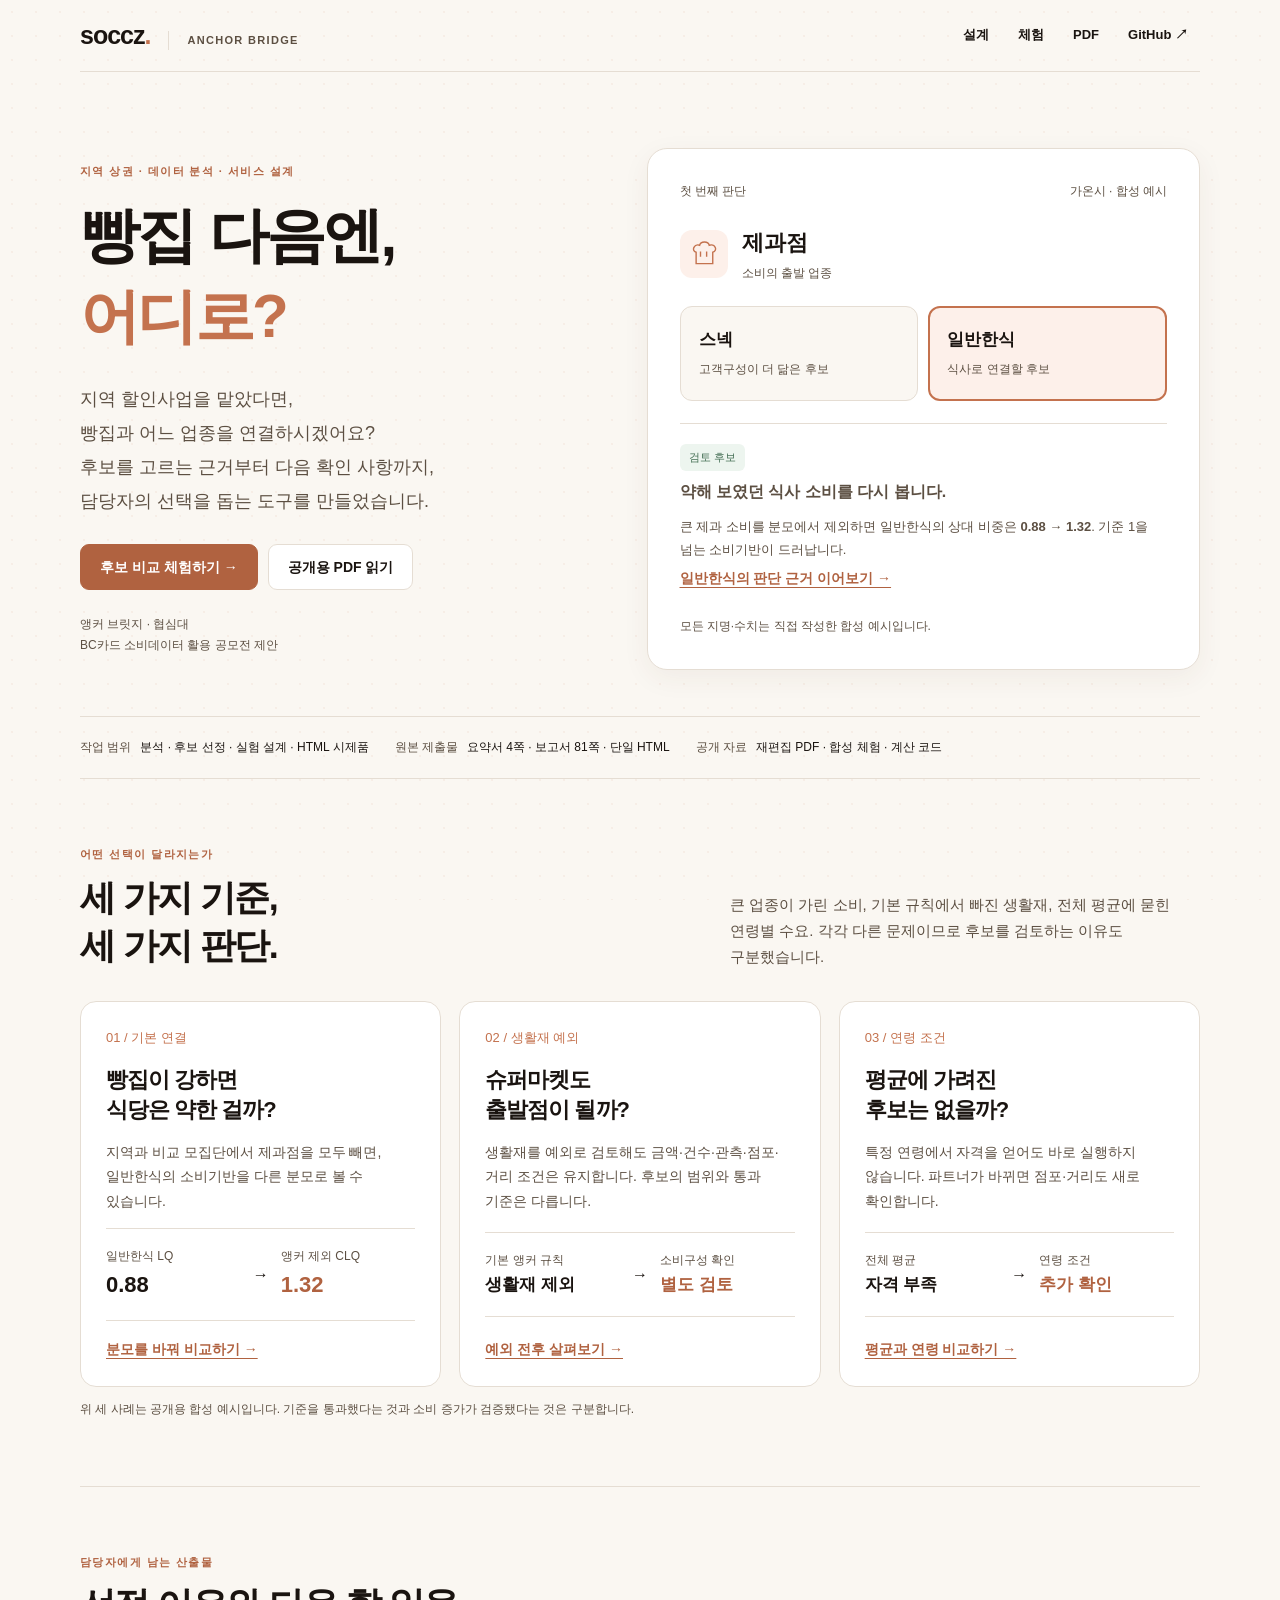
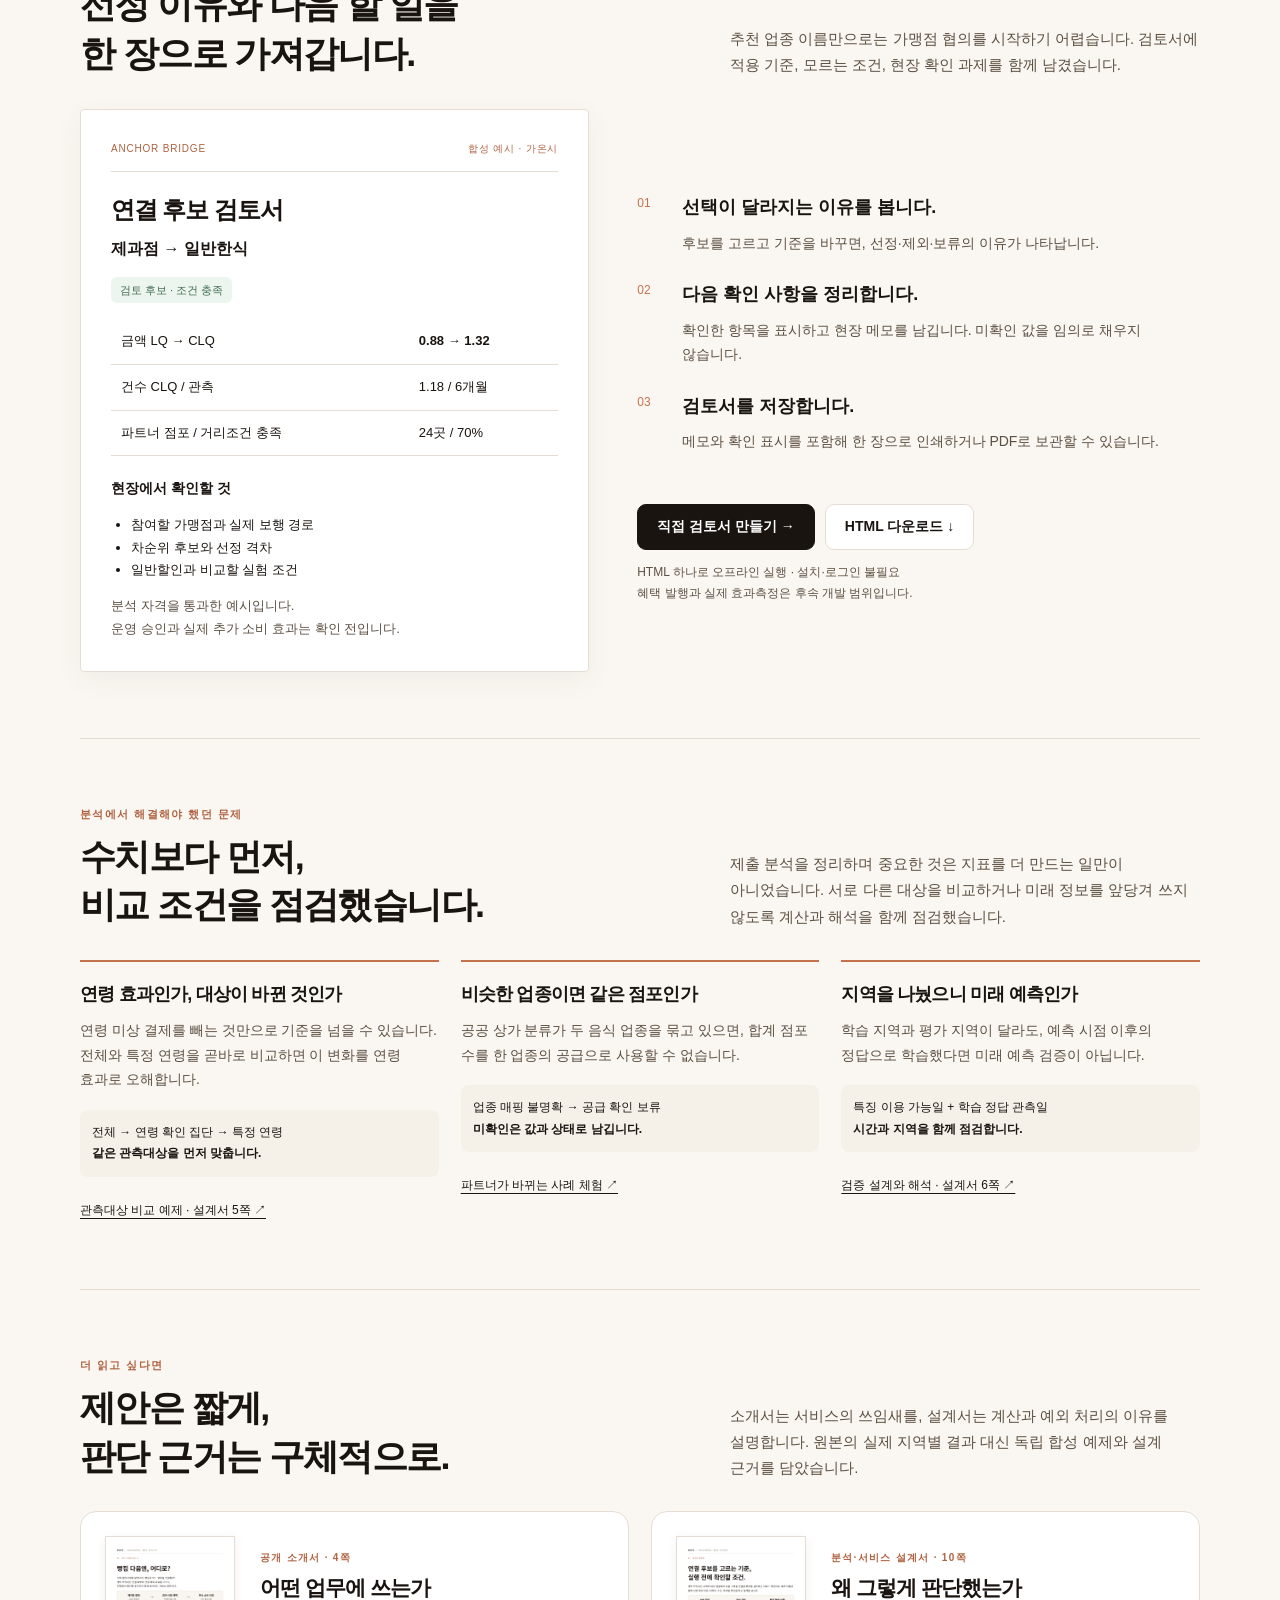
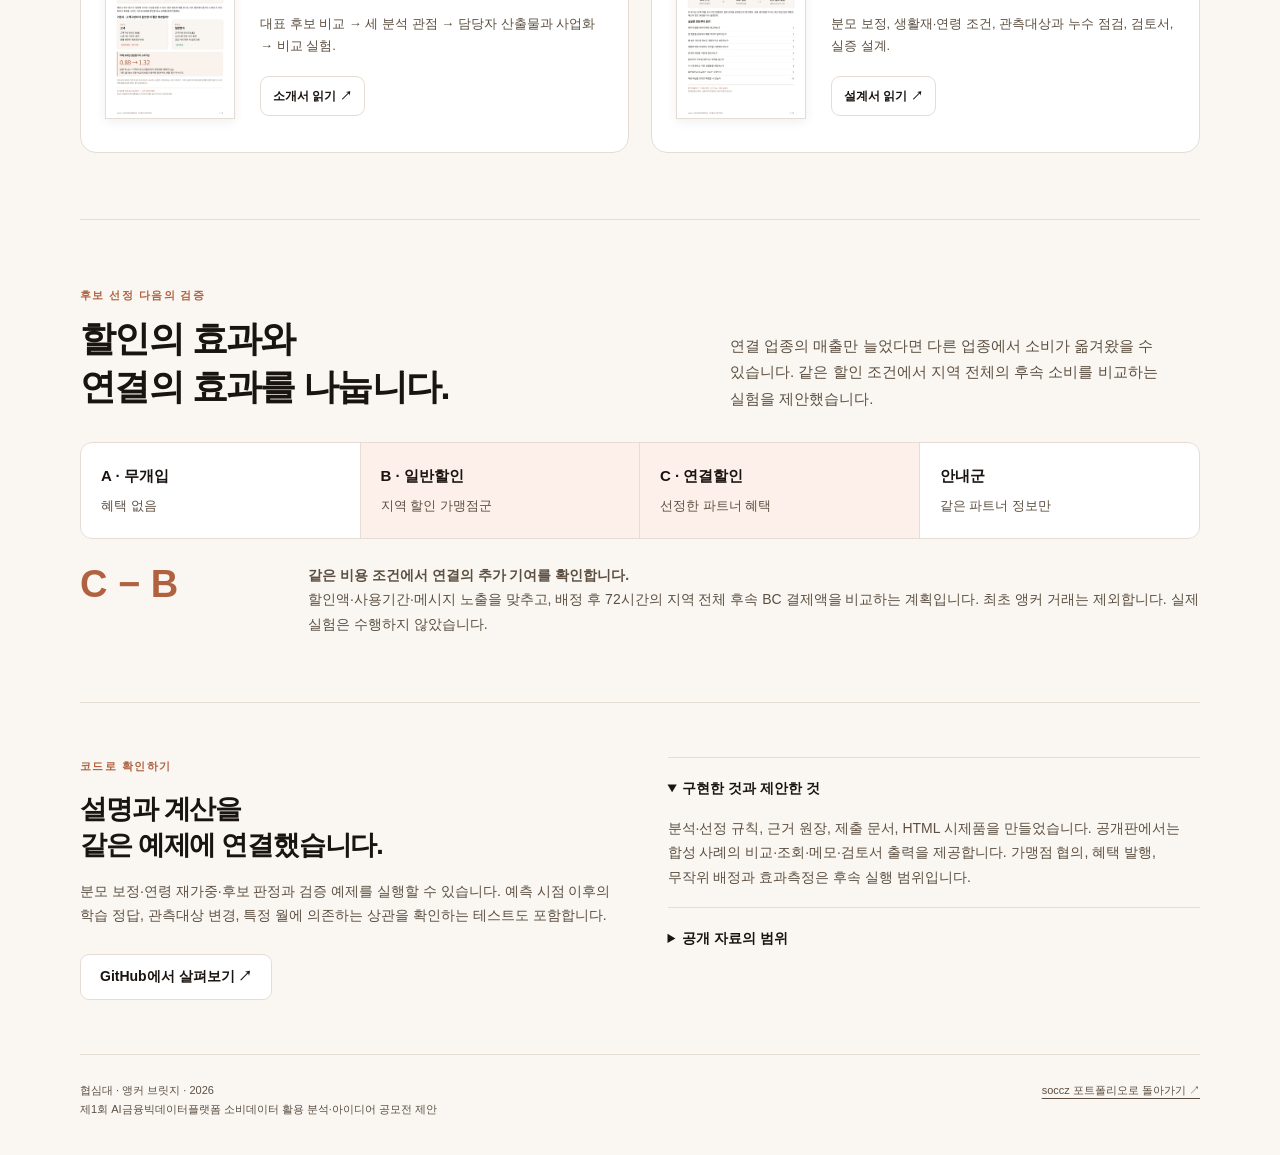
<file: site/index.html>
<!doctype html>
<html lang="ko"><head><meta charset="utf-8"><meta name="viewport" content="width=device-width,initial-scale=1"><title>앵커 브릿지 — 빵집 다음엔 어디로? | soccz</title><meta name="description" content="상권 순위 다음의 선택을 설계했습니다. 두 후보를 비교하고, 선정·제외 이유를 확인하고, 현장 검토서를 가져가는 앵커 브릿지."><meta property="og:title" content="빵집 다음엔, 어디로? — 앵커 브릿지"><meta property="og:description" content="데이터 분석에서 후보 비교와 현장 검토서까지. 직접 체험하는 지역 상권 연결 제안."><meta property="og:image" content="https://soccz.github.io/projects/anchor-bridge/assets/og.png"><meta property="og:url" content="https://soccz.github.io/projects/anchor-bridge/"><meta property="og:type" content="website"><meta name="twitter:card" content="summary_large_image"><link rel="canonical" href="https://soccz.github.io/projects/anchor-bridge/"><link rel="stylesheet" href="styles.css"></head>
<body><a class="skip" href="#main">본문으로 이동</a><div class="wrap"><header class="mast"><a class="brand" href="/">soccz<i>.</i><small>ANCHOR BRIDGE</small></a><nav class="nav" aria-label="프로젝트 메뉴"><a class="wide" href="#design">설계</a><a data-demo-entry href="demo/">체험</a><a href="#documents">PDF</a><a class="wide" href="https://github.com/soccz/anchor-bridge">GitHub ↗</a></nav></header>
<main id="main"><section class="hero"><div><span class="eyebrow">지역 상권 · 데이터 분석 · 서비스 설계</span><h1>빵집 다음엔,<br><span>어디로?</span></h1><p class="lead">지역 할인사업을 맡았다면,<br>빵집과 어느 업종을 연결하시겠어요?<br>후보를 고르는 근거부터 다음 확인 사항까지,<br>담당자의 선택을 돕는 도구를 만들었습니다.</p><div class="buttons"><a class="button accent" data-demo-entry href="demo/">후보 비교 체험하기 →</a><a class="button light" href="#documents">공개용 PDF 읽기</a></div><p class="caption">앵커 브릿지 · 협심대<br>BC카드 소비데이터 활용 공모전 제안</p></div><div class="hero-demo"><div class="panel-label"><span>첫 번째 판단</span><span>가온시 · 합성 예시</span></div><div class="anchor-line"><svg viewBox="0 0 32 32" fill="none" stroke="currentColor" stroke-width="1.6" aria-hidden="true"><path d="M7 27V14C1 12 5 4 11 6c1-5 10-5 11 0 7-2 10 6 4 8v13H7Z"/><path d="M12 13v6m7-6v6"/></svg><div><strong>제과점</strong><small>소비의 출발 업종</small></div></div><div class="hero-choices"><button class="hero-choice" data-choice="snack" aria-pressed="false" type="button"><strong>스넥</strong><span>고객구성이 더 닮은 후보</span></button><button class="hero-choice" data-choice="meal" aria-pressed="true" type="button"><strong>일반한식</strong><span>식사로 연결할 후보</span></button></div><div class="mini-proof" id="hero-proof" aria-live="polite"><span class="pill good">검토 후보</span><p><strong>약해 보였던 식사 소비를 다시 봅니다.</strong></p><p>큰 제과 소비를 분모에서 제외하면 일반한식의 상대 비중은 <b>0.88 → 1.32</b>. 기준 1을 넘는 소비기반이 드러납니다.</p></div><a class="text-link" id="hero-continue" href="demo/index.html?candidate=gaon-meal">일반한식의 판단 근거 이어보기 →</a><p class="caption">모든 지명·수치는 직접 작성한 합성 예시입니다.</p></div></section>
<div class="meta-strip"><span>작업 범위<b>분석 · 후보 선정 · 실험 설계 · HTML 시제품</b></span><span>원본 제출물<b>요약서 4쪽 · 보고서 81쪽 · 단일 HTML</b></span><span>공개 자료<b>재편집 PDF · 합성 체험 · 계산 코드</b></span></div>
<section class="section" id="design"><div class="section-head"><div><span class="eyebrow">어떤 선택이 달라지는가</span><h2>세 가지 기준,<br>세 가지 판단.</h2></div><p>큰 업종이 가린 소비, 기본 규칙에서 빠진 생활재, 전체 평균에 묻힌 연령별 수요. 각각 다른 문제이므로 후보를 검토하는 이유도 구분했습니다.</p></div><div class="case-grid"><article class="case-card"><span class="index">01 / 기본 연결</span><h3>빵집이 강하면<br>식당은 약한 걸까?</h3><p>지역과 비교 모집단에서 제과점을 모두 빼면, 일반한식의 소비기반을 다른 분모로 볼 수 있습니다.</p><div class="case-change"><span>일반한식 LQ<strong>0.88</strong></span><b>→</b><span>앵커 제외 CLQ<strong>1.32</strong></span></div><a class="text-link" href="demo/?case=base">분모를 바꿔 비교하기 →</a></article><article class="case-card"><span class="index">02 / 생활재 예외</span><h3>슈퍼마켓도<br>출발점이 될까?</h3><p>생활재를 예외로 검토해도 금액·건수·관측·점포·거리 조건은 유지합니다. 후보의 범위와 통과 기준은 다릅니다.</p><div class="case-change text"><span>기본 앵커 규칙<strong>생활재 제외</strong></span><b>→</b><span>소비구성 확인<strong>별도 검토</strong></span></div><a class="text-link" href="demo/?case=life">예외 전후 살펴보기 →</a></article><article class="case-card"><span class="index">03 / 연령 조건</span><h3>평균에 가려진<br>후보는 없을까?</h3><p>특정 연령에서 자격을 얻어도 바로 실행하지 않습니다. 파트너가 바뀌면 점포·거리도 새로 확인합니다.</p><div class="case-change text"><span>전체 평균<strong>자격 부족</strong></span><b>→</b><span>연령 조건<strong>추가 확인</strong></span></div><a class="text-link" href="demo/?case=age">평균과 연령 비교하기 →</a></article></div><p class="caption">위 세 사례는 공개용 합성 예시입니다. 기준을 통과했다는 것과 소비 증가가 검증됐다는 것은 구분합니다.</p></section>
<section class="section" id="experience"><div class="section-head"><div><span class="eyebrow">담당자에게 남는 산출물</span><h2>선정 이유와 다음 할 일을<br>한 장으로 가져갑니다.</h2></div><p>추천 업종 이름만으로는 가맹점 협의를 시작하기 어렵습니다. 검토서에 적용 기준, 모르는 조건, 현장 확인 과제를 함께 남겼습니다.</p></div><div class="deliver-layout"><div class="review-paper" aria-label="합성 후보 검토서 예시"><div class="paper-head"><span>ANCHOR BRIDGE</span><span>합성 예시 · 가온시</span></div><h3>연결 후보 검토서</h3><p class="pair">제과점 → 일반한식</p><p style="margin-top:14px"><span class="pill good">검토 후보 · 조건 충족</span></p><table><tbody><tr><td>금액 LQ → CLQ</td><td><b>0.88 → 1.32</b></td></tr><tr><td>건수 CLQ / 관측</td><td>1.18 / 6개월</td></tr><tr><td>파트너 점포 / 거리조건 충족</td><td>24곳 / 70%</td></tr></tbody></table><h4>현장에서 확인할 것</h4><ul><li>참여할 가맹점과 실제 보행 경로</li><li>차순위 후보와 선정 격차</li><li>일반할인과 비교할 실험 조건</li></ul><p class="caption">분석 자격을 통과한 예시입니다.<br>운영 승인과 실제 추가 소비 효과는 확인 전입니다.</p></div><div><ol class="steps"><li><strong>선택이 달라지는 이유를 봅니다.</strong><span>후보를 고르고 기준을 바꾸면, 선정·제외·보류의 이유가 나타납니다.</span></li><li><strong>다음 확인 사항을 정리합니다.</strong><span>확인한 항목을 표시하고 현장 메모를 남깁니다. 미확인 값을 임의로 채우지 않습니다.</span></li><li><strong>검토서를 저장합니다.</strong><span>메모와 확인 표시를 포함해 한 장으로 인쇄하거나 PDF로 보관할 수 있습니다.</span></li></ol><div class="buttons"><a class="button" data-demo-entry href="demo/">직접 검토서 만들기 →</a><a class="button light" href="demo/index.html" download="AnchorBridge_합성데모.html">HTML 다운로드 ↓</a></div><p class="caption">HTML 하나로 오프라인 실행 · 설치·로그인 불필요<br>혜택 발행과 실제 효과측정은 후속 개발 범위입니다.</p></div></div></section>
<section class="section" id="decisions"><div class="section-head"><div><span class="eyebrow">분석에서 해결해야 했던 문제</span><h2>수치보다 먼저,<br>비교 조건을 점검했습니다.</h2></div><p>제출 분석을 정리하며 중요한 것은 지표를 더 만드는 일만이 아니었습니다. 서로 다른 대상을 비교하거나 미래 정보를 앞당겨 쓰지 않도록 계산과 해석을 함께 점검했습니다.</p></div><div class="decision-notes"><article class="decision-note"><h3>연령 효과인가, 대상이 바뀐 것인가</h3><p>연령 미상 결제를 빼는 것만으로 기준을 넘을 수 있습니다. 전체와 특정 연령을 곧바로 비교하면 이 변화를 연령 효과로 오해합니다.</p><div class="path">전체 → 연령 확인 집단 → 특정 연령<br><b>같은 관측대상을 먼저 맞춥니다.</b></div><a href="documents/AnchorBridge_Public_Methods.pdf#page=5">관측대상 비교 예제 · 설계서 5쪽 ↗</a></article><article class="decision-note"><h3>비슷한 업종이면 같은 점포인가</h3><p>공공 상가 분류가 두 음식 업종을 묶고 있으면, 합계 점포 수를 한 업종의 공급으로 사용할 수 없습니다.</p><div class="path">업종 매핑 불명확 → 공급 확인 보류<br><b>미확인은 값과 상태로 남깁니다.</b></div><a href="demo/?case=age">파트너가 바뀌는 사례 체험 ↗</a></article><article class="decision-note"><h3>지역을 나눴으니 미래 예측인가</h3><p>학습 지역과 평가 지역이 달라도, 예측 시점 이후의 정답으로 학습했다면 미래 예측 검증이 아닙니다.</p><div class="path">특징 이용 가능일 + 학습 정답 관측일<br><b>시간과 지역을 함께 점검합니다.</b></div><a href="documents/AnchorBridge_Public_Methods.pdf#page=6">검증 설계와 해석 · 설계서 6쪽 ↗</a></article></div></section>
<section class="section" id="documents"><div class="section-head"><div><span class="eyebrow">더 읽고 싶다면</span><h2>제안은 짧게,<br>판단 근거는 구체적으로.</h2></div><p>소개서는 서비스의 쓰임새를, 설계서는 계산과 예외 처리의 이유를 설명합니다. 원본의 실제 지역별 결과 대신 독립 합성 예제와 설계 근거를 담았습니다.</p></div><div class="documents"><article class="document"><a href="documents/AnchorBridge_Public_Brief.pdf" aria-label="공개 소개서 열기"><img src="assets/brief-cover.png" width="600" height="849" alt="앵커 브릿지 공개 소개서 첫 페이지" loading="lazy"></a><div><span class="eyebrow">공개 소개서 · 4쪽</span><h3>어떤 업무에 쓰는가</h3><p>대표 후보 비교 → 세 분석 관점 → 담당자 산출물과 사업화 → 비교 실험.</p><a class="button light" href="documents/AnchorBridge_Public_Brief.pdf">소개서 읽기 ↗</a></div></article><article class="document"><a href="documents/AnchorBridge_Public_Methods.pdf" aria-label="공개 설계서 열기"><img src="assets/methods-cover.png" width="600" height="849" alt="앵커 브릿지 분석·서비스 설계서 첫 페이지" loading="lazy"></a><div><span class="eyebrow">분석·서비스 설계서 · 10쪽</span><h3>왜 그렇게 판단했는가</h3><p>분모 보정, 생활재·연령 조건, 관측대상과 누수 점검, 검토서, 실증 설계.</p><a class="button light" href="documents/AnchorBridge_Public_Methods.pdf">설계서 읽기 ↗</a></div></article></div></section>
<section class="section" id="experiment"><div class="section-head"><div><span class="eyebrow">후보 선정 다음의 검증</span><h2>할인의 효과와<br>연결의 효과를 나눕니다.</h2></div><p>연결 업종의 매출만 늘었다면 다른 업종에서 소비가 옮겨왔을 수 있습니다. 같은 할인 조건에서 지역 전체의 후속 소비를 비교하는 실험을 제안했습니다.</p></div><div class="trial-arms"><div><b>A · 무개입</b>혜택 없음</div><div class="focus"><b>B · 일반할인</b>지역 할인 가맹점군</div><div class="focus"><b>C · 연결할인</b>선정한 파트너 혜택</div><div><b>안내군</b>같은 파트너 정보만</div></div><div class="experiment-bottom"><strong>C − B</strong><p><b>같은 비용 조건에서 연결의 추가 기여를 확인합니다.</b><br>할인액·사용기간·메시지 노출을 맞추고, 배정 후 72시간의 지역 전체 후속 BC 결제액을 비교하는 계획입니다. 최초 앵커 거래는 제외합니다. 실제 실험은 수행하지 않았습니다.</p></div></section>
<section class="closing"><div><span class="eyebrow">코드로 확인하기</span><h2>설명과 계산을<br>같은 예제에 연결했습니다.</h2><p>분모 보정·연령 재가중·후보 판정과 검증 예제를 실행할 수 있습니다. 예측 시점 이후의 학습 정답, 관측대상 변경, 특정 월에 의존하는 상관을 확인하는 테스트도 포함합니다.</p><div class="buttons"><a class="button light" href="https://github.com/soccz/anchor-bridge">GitHub에서 살펴보기 ↗</a></div></div><div><details open><summary>구현한 것과 제안한 것</summary><p>분석·선정 규칙, 근거 원장, 제출 문서, HTML 시제품을 만들었습니다. 공개판에서는 합성 사례의 비교·조회·메모·검토서 출력을 제공합니다. 가맹점 협의, 혜택 발행, 무작위 배정과 효과측정은 후속 실행 범위입니다.</p></details><details><summary>공개 자료의 범위</summary><p>공모전 제공 데이터의 재배포 제한에 따라 원자료·실제 파생 원장·원본 제출 PDF는 공개하지 않습니다. 공개 PDF와 시연의 지명·수치는 실제 자료를 변형하지 않고 새로 작성했습니다. 공개 코드는 핵심 계산과 검증 예제이며 비공개 전체 파이프라인을 재현하는 패키지는 아닙니다.</p><p><a href="https://abp.bccard.com/dataContest/dataContestDetailPage?contestNo=9000001">공모전 공식 안내 ↗</a></p></details></div></section>
</main><footer class="footer"><span>협심대 · 앵커 브릿지 · 2026<br>제1회 AI금융빅데이터플랫폼 소비데이터 활용 분석·아이디어 공모전 제안</span><a href="/">soccz 포트폴리오로 돌아가기 ↗</a></footer></div>
<script>
'use strict';
document.querySelectorAll('[data-choice]').forEach(button=>button.addEventListener('click',()=>{
 document.querySelectorAll('[data-choice]').forEach(b=>b.setAttribute('aria-pressed',String(b===button)));
 const candidate=button.dataset.choice==='snack'?'gaon-snack':'gaon-meal';
 document.querySelector('#hero-continue').href='demo/index.html?candidate='+candidate;
 document.querySelector('#hero-continue').textContent=(candidate==='gaon-snack'?'스넥':'일반한식')+'의 판단 근거 이어보기 →';
 document.querySelectorAll('[data-demo-entry]').forEach(link=>link.href='demo/index.html?candidate='+candidate);
 document.querySelector('#hero-proof').innerHTML=button.dataset.choice==='meal'?'<span class="pill good">검토 후보</span><p><strong>약해 보였던 식사 소비를 다시 봅니다.</strong></p><p>큰 제과 소비를 분모에서 제외하면 일반한식의 상대 비중은 <b>0.88 → 1.32</b>. 기준 1을 넘는 소비기반이 드러납니다.</p>':'<span class="pill stop">탐색적 제외 · 시연 가정</span><p><strong>고객이 닮았다는 이유만으로 고르지 않습니다.</strong></p><p>스넥은 소비기반 기준을 넘지만, 월별 지표가 제과점과 반대로 움직이는 상황입니다. <b>연결 효과를 입증한 것은 아닙니다.</b></p>';
}));
</script></body></html>
</file>
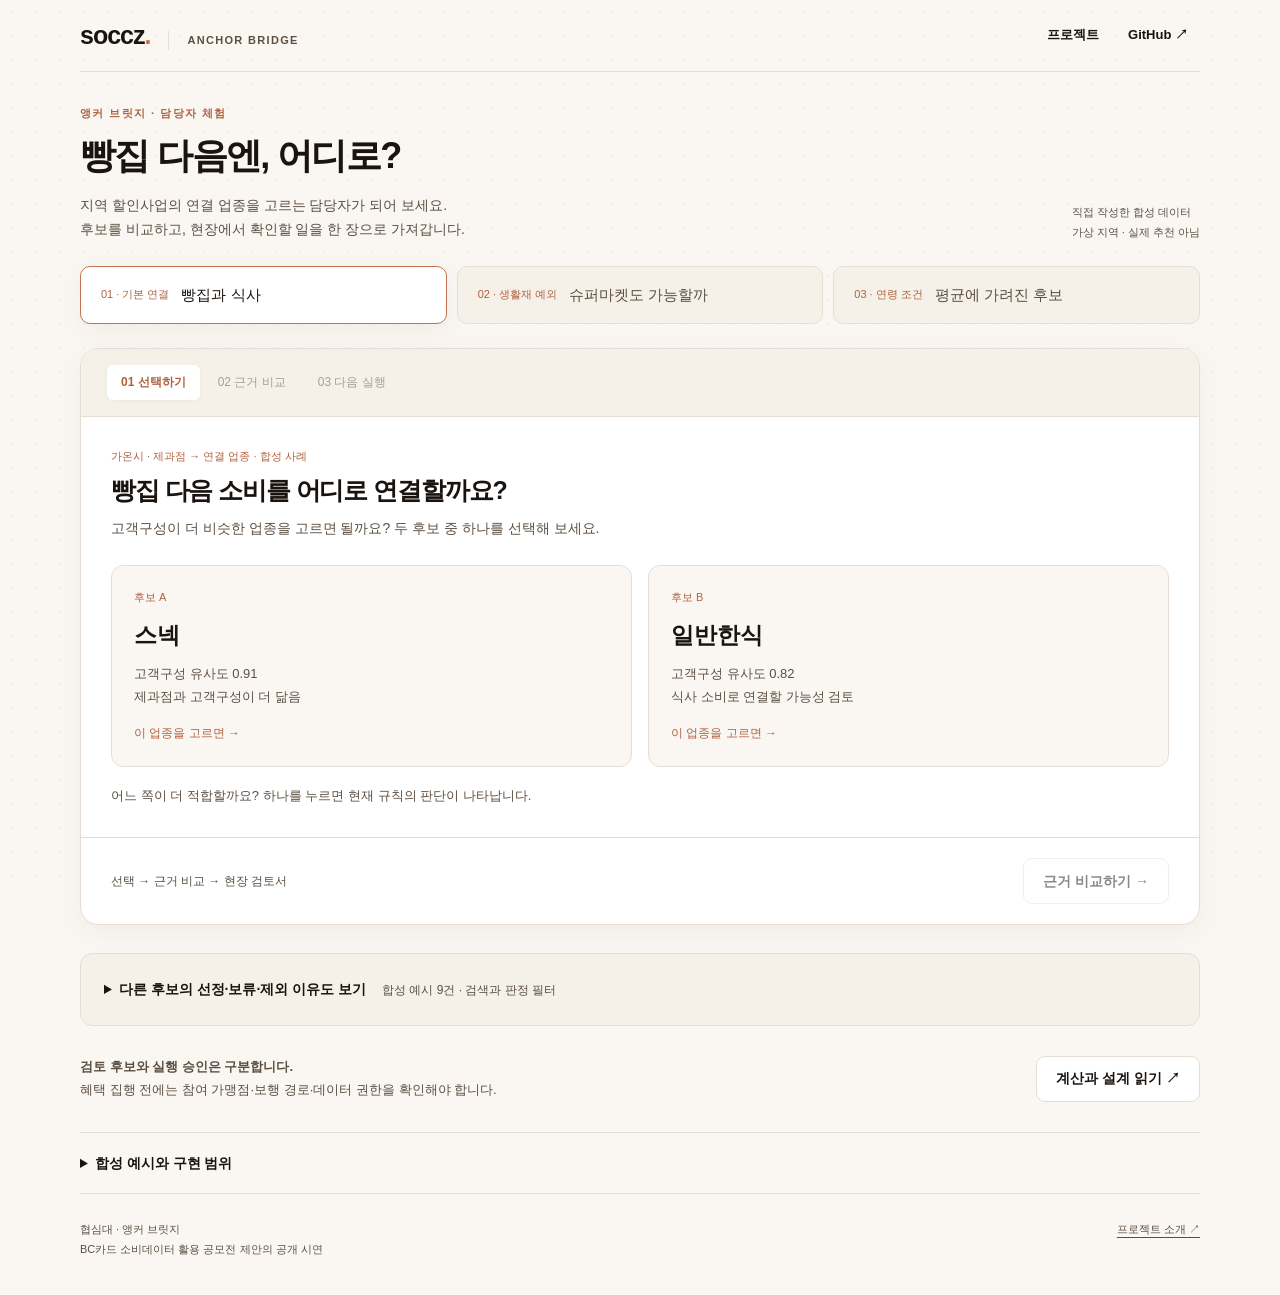
<file: site/demo/index.html>
<!doctype html>
<html lang="ko"><head><meta charset="utf-8"><meta name="viewport" content="width=device-width,initial-scale=1"><meta name="description" content="두 후보를 비교하고, 기준을 바꿔 판단의 차이를 확인하세요. 합성 데이터로 체험하는 앵커 브릿지의 후보 검토와 한 장 검토서."><title>후보를 고르는 3분 | 앵커 브릿지</title><style>/* Shared with soccz.github.io: warm paper, terracotta, quiet rounded surfaces. */
:root{--bg:#faf7f2;--warm:#f5f0e8;--surface:#fff;--border:#e5ddd3;--text:#1a1410;--muted:#5c4f42;--faint:#8a7969;--accent:#c4724e;--accent-hover:#b06240;--accent-light:#fdf0ea;--green:#426d52;--green-light:#edf5ef;--blue:#526e8b;--blue-light:#edf3f8;--radius:16px;--shadow:0 8px 28px rgba(86,55,35,.06)}
*{box-sizing:border-box}html{scroll-behavior:smooth;scroll-padding-top:88px}body{margin:0;background:var(--bg);color:var(--text);font-family:Inter,'Noto Sans KR','Noto Sans CJK KR',-apple-system,BlinkMacSystemFont,'Apple SD Gothic Neo','Malgun Gothic',sans-serif;line-height:1.75;word-break:keep-all;-webkit-font-smoothing:antialiased}body:before{content:'';position:fixed;inset:0;background-image:radial-gradient(rgba(196,114,78,.065) 1px,transparent 1px);background-size:24px 24px;pointer-events:none;z-index:-1}button,input,select,textarea{font:inherit}button,a,input,select,textarea{-webkit-tap-highlight-color:transparent}button{cursor:pointer}a{color:inherit;text-underline-offset:4px}button:disabled{cursor:default;opacity:.5}a,button,input,select,textarea,summary{outline-offset:5px}:focus-visible{outline:3px solid var(--accent)}button:focus:not(:focus-visible){outline:none}img,svg{max-width:100%}img{height:auto}h1,h2,h3,p{margin:0}h1,h2,h3{line-height:1.35;letter-spacing:-.045em}h1{font-size:clamp(38px,4.7vw,64px);font-weight:700}h2{font-size:clamp(26px,3vw,36px)}h3{font-size:20px}p+p{margin-top:12px}[hidden]{display:none!important}::selection{background:#f4d8c7}.wrap{width:min(1120px,calc(100% - 48px));margin:auto}.mast{height:72px;display:flex;align-items:center;justify-content:space-between;gap:18px;border-bottom:1px solid var(--border)}.brand{font-family:'Space Grotesk',Inter,sans-serif;font-size:25px;font-weight:700;letter-spacing:-1px;text-decoration:none;white-space:nowrap}.brand i{font-style:normal;color:var(--accent)}.brand small{display:inline-block;font-family:Inter,'Noto Sans CJK KR',sans-serif;font-size:11px;letter-spacing:.12em;color:var(--muted);margin-left:18px;border-left:1px solid var(--border);padding-left:18px}.nav{display:flex;gap:5px;align-items:center}.nav a{font-size:13px;font-weight:600;text-decoration:none;padding:8px 12px;border-radius:8px}.nav a:hover{background:var(--accent-light);color:var(--accent-hover)}.skip{position:fixed;left:12px;top:-100px;background:var(--text);color:#fff;padding:12px;z-index:10}.skip:focus{top:12px}.eyebrow{font-size:11px;font-weight:600;letter-spacing:.13em;color:var(--accent-hover);text-transform:uppercase;display:block;margin-bottom:14px}.muted,.small,.caption{color:var(--muted)}.small{font-size:13px;line-height:1.8}.caption{font-size:12px;line-height:1.75;margin-top:12px}.lead{font-size:18px;line-height:1.9;color:var(--muted);margin-top:24px}.buttons{display:flex;flex-wrap:wrap;gap:10px;align-items:center;margin-top:26px}.button{display:inline-flex;gap:18px;align-items:center;justify-content:center;min-height:46px;padding:11px 19px;border:1px solid var(--text);border-radius:9px;color:white;background:var(--text);font-size:14px;font-weight:600;line-height:1.5;text-decoration:none;transition:background .15s,transform .15s}.button:hover{background:#3b2d21;transform:translateY(-1px)}.button.accent{background:var(--accent-hover);border-color:var(--accent-hover)}.button.accent:hover{background:#984f32}.button.light{background:var(--surface);border-color:var(--border);color:var(--text)}.button.light:hover{background:var(--warm)}.text-link{font-size:14px;font-weight:600;color:var(--accent-hover)}.pill{display:inline-flex;font-size:11px;line-height:1.5;padding:5px 9px;background:var(--warm);color:var(--muted);border-radius:6px}.pill.good{background:var(--green-light);color:var(--green)}.pill.hold{background:var(--blue-light);color:var(--blue)}.pill.stop{background:var(--accent-light);color:#a24e34}.hero{padding:64px 0 46px;display:grid;grid-template-columns:1fr 1.08fr;gap:54px;align-items:center}.hero h1 span{color:var(--accent)}.hero .caption{margin-top:24px}.hero-demo{background:#fff;border:1px solid var(--border);border-radius:20px;padding:28px;box-shadow:var(--shadow)}.panel-label{display:flex;justify-content:space-between;gap:16px;font-size:12px;color:var(--muted);margin-bottom:22px}.anchor-line{display:flex;align-items:center;gap:14px;margin-bottom:22px}.anchor-line svg{width:48px;height:48px;color:var(--accent);background:var(--accent-light);padding:10px;border-radius:12px}.anchor-line strong{font-size:22px}.anchor-line small{font-size:12px;color:var(--muted);display:block}.hero-choices{display:grid;grid-template-columns:1fr 1fr;gap:10px}.hero-choice,.choice{border:1px solid var(--border);border-radius:12px;background:var(--bg);text-align:left;padding:18px;color:var(--text);min-width:0}.hero-choice strong{font-size:17px;display:block}.hero-choice span{font-size:12px;color:var(--muted)}.hero-choice[aria-pressed=true],.choice[aria-pressed=true]{border:2px solid var(--accent);padding:17px;background:var(--accent-light)}.mini-proof{border-top:1px solid var(--border);margin-top:22px;padding-top:18px;min-height:141px}.mini-proof strong{font-size:16px}.mini-proof p{font-size:13px;margin:7px 0 10px;color:var(--muted)}.meta-strip{display:flex;flex-wrap:wrap;gap:12px 26px;padding:20px 0;border-top:1px solid var(--border);border-bottom:1px solid var(--border);font-size:12px;color:var(--muted)}.meta-strip b{color:var(--text);font-weight:500;margin-left:9px}.section{padding:66px 0;border-bottom:1px solid var(--border)}.section-head{display:flex;justify-content:space-between;align-items:end;gap:50px;margin-bottom:30px}.section-head>p{max-width:470px;font-size:15px;color:var(--muted)}.section-head .eyebrow{margin-bottom:9px}.case-grid{display:grid;grid-template-columns:repeat(3,1fr);gap:18px}.case-card{background:white;border:1px solid var(--border);border-radius:var(--radius);padding:25px;display:flex;flex-direction:column}.case-card .index{font-family:'Space Grotesk',sans-serif;color:var(--accent);font-size:13px;margin-bottom:16px}.case-card h3{font-size:22px}.case-card p{font-size:14px;color:var(--muted);margin:15px 0}.case-card a{margin-top:auto;padding-top:16px}.case-change{display:flex;align-items:center;gap:12px;padding:18px 0;border-top:1px solid var(--border);border-bottom:1px solid var(--border);margin-top:auto;line-height:1.6}.case-change span{flex:1;font-size:12px;color:var(--muted)}.case-change strong{display:block;font-size:22px;color:var(--text)}.case-change span:last-child strong{color:var(--accent-hover)}.case-change.text strong{font-size:17px}.deliver-layout{display:grid;grid-template-columns:.95fr 1.05fr;gap:48px;align-items:center}.review-paper{background:white;border:1px solid var(--border);border-radius:4px;padding:30px;box-shadow:var(--shadow)}.review-paper .paper-head{display:flex;justify-content:space-between;font-size:10px;letter-spacing:.08em;color:var(--accent-hover);border-bottom:1px solid var(--border);padding-bottom:14px}.review-paper h3{font-size:24px;margin:22px 0 8px}.review-paper .pair{font-size:16px;font-weight:600}.review-paper table{font-size:13px}.review-paper ul{font-size:13px;padding-left:20px}.review-paper h4{font-size:14px;margin:20px 0 6px}.review-paper p{font-size:13px}.steps{padding:0;list-style:none;counter-reset:step}.steps li{position:relative;padding:0 0 24px 45px}.steps li:before{counter-increment:step;content:'0' counter(step);position:absolute;left:0;top:1px;color:var(--accent);font-size:12px}.steps strong{font-size:18px;display:block}.steps span{display:block;color:var(--muted);font-size:14px;margin-top:7px}.decision-notes{display:grid;grid-template-columns:repeat(3,1fr);gap:22px}.decision-note{border-top:2px solid var(--accent);padding-top:20px}.decision-note h3{font-size:18px}.decision-note p{font-size:14px;color:var(--muted);margin-top:12px}.decision-note .path{font-size:12px;background:var(--warm);padding:12px;border-radius:8px;margin:18px 0;line-height:1.8}.decision-note a{font-size:12px}.documents{display:grid;grid-template-columns:1fr 1fr;gap:22px}.document{display:grid;grid-template-columns:130px 1fr;gap:25px;align-items:center;background:white;border:1px solid var(--border);border-radius:var(--radius);padding:24px}.document img{width:130px;border:1px solid var(--border);box-shadow:0 3px 10px #1a141010}.document h3{font-size:21px}.document p{font-size:13px;color:var(--muted);margin-top:10px}.document .eyebrow{font-size:10px;margin:0 0 8px}.document .button{margin-top:18px;font-size:12px;min-height:40px;padding:8px 12px}.trial-arms{display:grid;grid-template-columns:repeat(4,1fr);border:1px solid var(--border);border-radius:12px;overflow:hidden;background:white;margin:24px 0}.trial-arms>div{padding:20px;border-right:1px solid var(--border);font-size:13px;color:var(--muted)}.trial-arms>div:last-child{border:0}.trial-arms b{display:block;font-size:15px;color:var(--text);margin-bottom:6px}.trial-arms .focus{background:var(--accent-light)}.experiment-bottom{display:grid;grid-template-columns:200px 1fr;gap:28px}.experiment-bottom strong{font:600 38px 'Space Grotesk',sans-serif;color:var(--accent-hover)}.experiment-bottom p{font-size:14px;color:var(--muted)}.closing{padding:54px 0;display:grid;grid-template-columns:1fr 1fr;gap:55px}.closing h2{font-size:27px}.closing p{font-size:14px;color:var(--muted);margin-top:15px}details{border-top:1px solid var(--border);padding:18px 0}summary{cursor:pointer;font-size:14px;font-weight:600}details p{font-size:13px;color:var(--muted);margin-top:12px}.footer{border-top:1px solid var(--border);padding:26px 0 36px;display:flex;justify-content:space-between;gap:20px;color:var(--muted);font-size:11px}.footer a{align-self:start}
/* Guided single-file demo. */
.demo-title{padding:32px 0 24px;display:flex;align-items:end;justify-content:space-between;gap:28px}.demo-title h1{font-size:36px}.demo-title p{font-size:14px;color:var(--muted);margin-top:12px}.demo-title .eyebrow{margin:0 0 9px}.demo-scope{font-size:11px;color:var(--muted);white-space:nowrap}.case-tabs{display:grid;grid-template-columns:repeat(3,1fr);gap:10px;margin-bottom:24px}.case-tab{border:1px solid var(--border);background:var(--warm);border-radius:10px;padding:15px 20px;text-align:left;color:var(--muted);display:flex;gap:12px;align-items:center}.case-tab small{font-size:11px;color:var(--accent-hover)}.case-tab strong{font-size:15px;font-weight:500}.case-tab[aria-pressed=true]{background:#fff;border-color:var(--accent);box-shadow:var(--shadow);color:var(--text)}.workspace{border:1px solid var(--border);background:white;border-radius:18px;overflow:hidden;margin-bottom:28px;box-shadow:var(--shadow)}.progress{display:flex;gap:4px;padding:16px 26px;background:var(--warm);border-bottom:1px solid var(--border)}.progress button{border:0;background:transparent;padding:7px 14px;border-radius:6px;color:var(--muted);font-size:12px}.progress button[aria-current=step]{background:white;color:var(--accent-hover);box-shadow:0 1px 4px #1a14100a;font-weight:600}.story-panel{padding:30px}.story-header{display:flex;justify-content:space-between;gap:20px;align-items:start;margin-bottom:24px}.story-header h2{font-size:25px}.story-header p{font-size:14px;color:var(--muted);margin-top:8px}.story-context{font-size:11px;color:var(--accent-hover);margin-bottom:8px}.choice-grid{display:grid;grid-template-columns:1fr 1fr;gap:16px}.choice{padding:22px;background:var(--bg);position:relative;min-height:140px}.choice[aria-pressed=true]{padding:21px}.choice .choice-number{font-size:11px;color:var(--accent-hover);margin-bottom:8px;display:block}.choice strong{font-size:23px;display:block}.choice p{font-size:13px;margin-top:8px;color:var(--muted)}.choice .choice-action{font-size:12px;margin-top:14px;display:block;color:var(--accent-hover)}.selection-result{margin-top:20px;padding:20px 22px;background:var(--warm);border-radius:12px;display:flex;gap:24px;align-items:center;justify-content:space-between}.selection-result h3{font-size:18px;margin:8px 0}.selection-result p{font-size:14px;color:var(--muted)}.selection-result .button{flex-shrink:0}.story-empty{color:var(--muted);font-size:13px;padding:18px 0 0}.story-actions{display:flex;justify-content:space-between;gap:12px;border-top:1px solid var(--border);padding:20px 30px;align-items:center}.story-actions p{font-size:12px;color:var(--muted)}.story-actions .button{margin-left:auto}.toggle{display:inline-flex;padding:4px;background:var(--warm);border-radius:8px;gap:4px;margin:12px 0 20px}.toggle button{border:0;padding:8px 14px;background:transparent;border-radius:5px;font-size:12px;color:var(--muted)}.toggle button[aria-pressed=true]{background:#fff;color:var(--text);box-shadow:0 1px 4px #1a14100b;font-weight:600}.evidence-grid{display:grid;grid-template-columns:1fr 1fr;gap:24px}.evidence{background:var(--bg);border:1px solid var(--border);padding:23px;border-radius:12px}.evidence h3{font-size:18px;margin-bottom:10px}.evidence p{font-size:13px;color:var(--muted)}.evidence .caption{font-size:11px}.ratio{display:flex;gap:20px;align-items:center;margin:18px 0 12px}.ratio strong{font:500 42px 'Space Grotesk',sans-serif;color:var(--accent-hover)}.ratio span{font-size:12px;color:var(--muted)}.bar-row{margin:13px 0}.bar-label{display:flex;justify-content:space-between;font-size:12px;margin-bottom:5px}.bar-track{height:12px;background:#e8e1d7;border-radius:4px;overflow:hidden}.bar-fill{height:100%;background:var(--accent);border-radius:4px;transition:width .2s}.bar-fill.ref{background:#a59a89}.compare-table,table{border-collapse:collapse;width:100%;font-size:13px;margin-top:16px}.compare-table th,td,table th{padding:11px 10px;text-align:left;border-bottom:1px solid var(--border);vertical-align:top}.compare-table th,table th{font-weight:500;color:var(--muted);font-size:12px}.compare-table td:first-child{color:var(--muted)}.compare-table th:first-child,.compare-table td:first-child{padding-left:0}.compare-table .selected-col{background:var(--accent-light)}.mini-chart{width:100%;height:136px;display:block;margin-top:12px}.legend{display:flex;flex-wrap:wrap;gap:6px 14px;font-size:11px;color:var(--muted);margin-top:8px}.legend span:before{content:'';display:inline-block;width:12px;height:3px;background:var(--legend);vertical-align:middle;margin-right:5px}.callout{padding:16px 20px;background:var(--blue-light);border-left:3px solid var(--blue);border-radius:0 8px 8px 0;font-size:13px;margin-top:20px;color:#354e65}.rule-strip{display:grid;grid-template-columns:repeat(4,1fr);gap:8px;margin-top:20px}.rule-strip>div{background:var(--warm);padding:14px;border-radius:8px;font-size:12px}.rule-strip b{display:block;font-size:13px;margin-bottom:4px}.next-layout{display:grid;grid-template-columns:1fr 1fr;gap:30px}.gate-list{list-style:none;padding:0;margin:20px 0}.gate-list li{padding:11px 0;border-bottom:1px solid var(--border);font-size:13px;display:flex;justify-content:space-between;gap:14px}.gate-list strong{font-weight:500}.gate-list span{color:var(--muted)}.checklist{display:grid;gap:10px;margin:18px 0}.checklist label{display:flex;align-items:start;gap:9px;font-size:13px;cursor:pointer}.checklist input{accent-color:var(--accent);margin:6px 0 0;width:16px;height:16px;flex-shrink:0}.note-label{font-size:12px;display:block;color:var(--muted);margin-top:18px}textarea{display:block;resize:vertical;width:100%;min-height:80px;border:1px solid var(--border);padding:11px;border-radius:8px;font-size:13px;background:#fff;margin-top:8px}.next-layout h3{font-size:18px}.next-layout p{font-size:13px;color:var(--muted);margin-top:10px}.explorer{padding:23px;background:var(--warm);border:1px solid var(--border);border-radius:12px;margin:28px 0}.explorer>summary{font-size:14px}.explorer>summary small{font-size:12px;font-weight:400;color:var(--muted);margin-left:12px}.explorer-body{display:grid;grid-template-columns:1fr 1fr;gap:24px;margin-top:24px}.filters{display:flex;gap:10px}.filters label:first-child{flex:1}.filters label{min-width:0;font-size:11px;color:var(--muted)}input[type=search],select{width:100%;min-height:42px;padding:8px 10px;border:1px solid var(--border);border-radius:7px;background:#fff;font-size:13px;color:var(--text);margin-top:5px}.result-count{font-size:11px;color:var(--muted);margin:12px 0}.record{display:block;width:100%;background:white;border:1px solid var(--border);padding:12px 14px;border-radius:8px;text-align:left;margin:8px 0}.record[aria-pressed=true]{border-color:var(--accent);box-shadow:inset 3px 0 var(--accent)}.record strong{font-size:14px;display:block}.record-head{display:flex;justify-content:space-between;gap:10px;align-items:center;font-size:11px;color:var(--muted)}.record small{font-size:11px;color:var(--muted)}.detail{background:white;border:1px solid var(--border);border-radius:10px;padding:24px;align-self:start;position:sticky;top:20px}.detail h3{font-size:22px;margin:12px 0}.detail p{font-size:13px;color:var(--muted)}.detail dl{display:grid;grid-template-columns:1fr 1fr;gap:16px;border-top:1px solid var(--border);border-bottom:1px solid var(--border);padding:18px 0;margin:20px 0}.detail dt{font-size:11px;color:var(--muted)}.detail dd{font-size:21px;margin:4px 0 0}.detail ul{padding-left:18px;font-size:12px}.empty{padding:20px;font-size:13px}.review-dialog{border:1px solid var(--border);border-radius:12px;max-width:760px;width:calc(100% - 24px);max-height:90vh;padding:0;background:#fff;color:var(--text)}.review-dialog::backdrop{background:#1a141088}.dialog-actions{display:flex;justify-content:space-between;gap:12px;padding:14px 22px;position:sticky;top:0;background:var(--bg);border-bottom:1px solid var(--border);z-index:1}.review-content{padding:30px}.review-content h2{font-size:28px}.review-content h3{font-size:18px;margin:20px 0 10px}.review-content p,.review-content li{font-size:13px}.review-content ul{list-style:none;padding-left:0}.review-content li{margin:7px 0}.review-memo{white-space:pre-wrap;overflow-wrap:anywhere;background:var(--warm);padding:12px;border-radius:6px}.review-status{padding:12px;background:var(--accent-light);border-radius:6px;margin:18px 0}.demo-bottom{display:flex;gap:20px;align-items:center;justify-content:space-between;margin:30px 0}.demo-bottom p{font-size:13px;color:var(--muted)}
@media(min-width:1250px){.hero{padding-top:76px}.hero-demo{padding:32px}}
@media(max-width:900px){.hero{gap:28px}.hero h1{font-size:46px}.hero-demo{padding:22px}.case-grid{gap:12px}.case-card{padding:20px}.case-card h3{font-size:19px}.deliver-layout{gap:28px}.document{grid-template-columns:90px 1fr;gap:18px;padding:20px}.section-head{gap:26px}.document img{width:90px}.section-head>p{max-width:390px}.evidence-grid{gap:16px}.evidence{padding:18px}.demo-scope{white-space:normal;max-width:150px}}
@media(max-width:680px){html{scroll-padding-top:16px}.wrap{width:calc(100% - 32px)}.mast{height:64px}.brand{font-size:23px}.brand small{font-size:9px;margin-left:10px;padding-left:10px;letter-spacing:.06em}.nav{gap:0}.nav a{padding:8px;font-size:12px}.nav .wide{display:none}.hero{grid-template-columns:1fr;padding:32px 0;gap:28px}.hero h1{font-size:44px}.hero .lead{font-size:16px;margin-top:18px}.hero .caption{margin-top:16px}.hero-demo{padding:21px}.mini-proof{min-height:0}.meta-strip{gap:8px 20px;font-size:11px}.section{padding:38px 0}.section-head{display:block;margin-bottom:24px}.section-head>p{font-size:14px;margin-top:16px;max-width:none}.case-grid{grid-template-columns:1fr;gap:14px}.case-card{padding:22px}.case-card .index{margin-bottom:10px}.case-card h3{font-size:22px}.case-card p{margin:12px 0}.case-change{padding:14px 0;margin-top:0}.deliver-layout,.decision-notes,.documents,.closing{grid-template-columns:1fr}.review-paper{padding:22px}.deliver-layout{gap:28px}.decision-notes{gap:26px}.decision-note{padding-top:16px}.documents{gap:14px}.document{grid-template-columns:90px 1fr}.document h3{font-size:19px}.experiment-bottom{grid-template-columns:85px 1fr;gap:20px}.experiment-bottom strong{font-size:29px}.trial-arms{grid-template-columns:1fr 1fr}.trial-arms>div{padding:15px;border-bottom:1px solid var(--border)}.trial-arms>div:nth-child(even){border-right:0}.trial-arms>div:nth-child(n+3){border-bottom:0}.closing{padding:36px 0;gap:28px}.footer{font-size:10px;flex-wrap:wrap}.demo-title{padding:26px 0 18px;display:block}.demo-title h1{font-size:31px}.demo-title p{font-size:13px;margin-top:10px}.demo-scope{max-width:none;display:block;margin-top:12px}.case-tabs{gap:7px;margin-bottom:16px}.case-tab{display:block;padding:12px 9px}.case-tab small{font-size:10px;display:block}.case-tab strong{font-size:12px;display:block;margin-top:4px}.workspace{border-radius:12px}.progress{padding:10px 8px;justify-content:space-between}.progress button{font-size:11px;padding:7px 8px}.story-panel{padding:20px 16px}.story-header{gap:10px;display:block;margin-bottom:18px}.story-header h2{font-size:22px}.story-header p{font-size:13px}.story-header>.pill{margin-top:10px}.choice-grid{gap:9px}.choice{min-height:150px;padding:15px}.choice[aria-pressed=true]{padding:14px}.choice strong{font-size:20px}.choice p{font-size:12px}.choice .choice-action{font-size:11px}.selection-result{padding:17px;display:block;margin-top:16px}.selection-result h3{font-size:17px}.selection-result p{font-size:13px}.selection-result .button{margin-top:16px;width:100%}.story-actions{padding:16px;flex-wrap:wrap}.story-actions p{font-size:11px}.story-actions .button{font-size:12px;min-height:42px}.evidence-grid,.next-layout{grid-template-columns:1fr;gap:16px}.evidence{padding:18px 16px}.evidence h3{font-size:17px}.toggle{display:flex}.toggle button{flex:1;padding:8px;font-size:11px}.ratio strong{font-size:37px}.rule-strip{grid-template-columns:1fr 1fr}.callout{padding:13px 15px;font-size:12px}.compare-table{font-size:12px}.compare-table th,.compare-table td{padding:10px 7px}.explorer{padding:17px}.explorer>summary small{display:block;margin:5px 0 0 14px}.explorer-body{display:flex;flex-direction:column;gap:18px}.detail{position:static;order:-1;padding:18px}.detail dl{margin:14px 0;padding:14px 0}.detail h3{font-size:20px}.detail .buttons{margin-top:16px}.demo-bottom{display:block}.demo-bottom .button{margin-top:16px}.review-content{padding:20px}.review-content h2{font-size:24px}.dialog-actions{padding:12px}.dialog-actions .button{font-size:12px}.review-dialog table{font-size:11px}.review-dialog td{padding:8px 5px}.mini-chart{height:125px}}
@media(prefers-reduced-motion:reduce){html{scroll-behavior:auto}*,*:before,*:after{transition:none!important}}
@media print{@page{size:A4;margin:16mm}body{background:white!important;color:#1a1410}body:before{display:none}body.print-review>.wrap,body.print-review>.skip{display:none!important}.review-dialog{position:static;display:block!important;border:0;padding:0;margin:0;max-height:none;max-width:none;width:auto;overflow:visible}.review-dialog::backdrop,.dialog-actions{display:none!important}.review-content{padding:0;font-size:10pt}.review-content h2{font-size:21pt}.review-content h3{font-size:12pt;margin:4mm 0 2mm}.review-content p,.review-content li{font-size:9pt;line-height:1.7}.review-content table{font-size:9pt;margin:3mm 0}.review-content td{padding:2mm}.review-content .eyebrow{font-size:8pt}.review-content .caption{font-size:8pt}.review-status{padding:3mm;margin:4mm 0}.review-content li{margin:1mm 0}.review-memo{font-size:9pt;break-inside:avoid}.review-content h3{break-after:avoid}body.print-review .review-content{break-inside:avoid}a{color:inherit;text-decoration:none}*{-webkit-print-color-adjust:exact;print-color-adjust:exact}}

.explorer-toolbar{margin-top:20px;max-width:540px}.explorer-body{margin-top:16px}
@media(max-width:680px){.start-example [role=status]{order:-1}.explorer-toolbar{max-width:none}}

.chosen-summary{display:flex;align-items:center;justify-content:space-between;gap:22px;padding:18px 20px;margin-bottom:24px;background:var(--warm);border:1px solid var(--border);border-radius:12px}
.chosen-summary p{font-size:13px;color:var(--muted);margin-top:8px}.chosen-summary .chosen-label{color:var(--text);margin:0 0 9px;font-size:14px}.chosen-summary .button{flex-shrink:0}
@media(max-width:680px){.chosen-summary{align-items:start;flex-direction:column;gap:14px;padding:16px}.chosen-summary .button{min-height:42px;font-size:12px}}
</style></head>
<body><a class="skip" href="#main">본문으로 이동</a><div class="wrap">
<header class="mast"><a class="brand" href="https://soccz.github.io/">soccz<i>.</i><small>ANCHOR BRIDGE</small></a><nav class="nav" aria-label="관련 자료"><a href="https://soccz.github.io/projects/anchor-bridge/">프로젝트</a><a href="https://github.com/soccz/anchor-bridge">GitHub ↗</a></nav></header>
<main id="main"><div class="demo-title"><div><span class="eyebrow">앵커 브릿지 · 담당자 체험</span><h1>빵집 다음엔, 어디로?</h1><p>지역 할인사업의 연결 업종을 고르는 담당자가 되어 보세요.<br>후보를 비교하고, 현장에서 확인할 일을 한 장으로 가져갑니다.</p></div><span class="demo-scope">직접 작성한 합성 데이터<br>가상 지역 · 실제 추천 아님</span></div>
<div class="case-tabs" aria-label="체험할 사례"><button class="case-tab" type="button" data-case="base" aria-pressed="true"><small>01 · 기본 연결</small><strong>빵집과 식사</strong></button><button class="case-tab" type="button" data-case="life" aria-pressed="false"><small>02 · 생활재 예외</small><strong>슈퍼마켓도 가능할까</strong></button><button class="case-tab" type="button" data-case="age" aria-pressed="false"><small>03 · 연령 조건</small><strong>평균에 가려진 후보</strong></button></div>
<section class="workspace" aria-label="후보 검토 체험"><nav class="progress" aria-label="검토 순서"><button type="button" data-step="0" aria-current="step">01 선택하기</button><button type="button" data-step="1">02 근거 비교</button><button type="button" data-step="2">03 다음 실행</button></nav><div class="story-panel" id="story" tabindex="-1"></div><div class="story-actions" id="story-actions"></div></section>
<details class="explorer" id="explorer"><summary>다른 후보의 선정·보류·제외 이유도 보기 <small>합성 예시 9건 · 검색과 판정 필터</small></summary><div class="explorer-toolbar"><div class="filters"><label>지역·업종 검색<input type="search" id="search" placeholder="예: 가온시, 제과점" autocomplete="off"></label><label>판정<select id="status"><option value="">전체 판정</option><option>검토 후보</option><option>추가 확인</option><option>제외</option></select></label></div><p id="count" class="result-count" aria-live="polite"></p></div><div class="explorer-body"><section aria-label="후보 목록" id="list"><div id="records"></div><button class="button light" type="button" id="reset">검색·필터 초기화</button></section><section class="detail" id="detail" tabindex="-1" aria-labelledby="detail-title"></section></div></details>
<div class="demo-bottom"><p><b>검토 후보와 실행 승인은 구분합니다.</b><br>혜택 집행 전에는 참여 가맹점·보행 경로·데이터 권한을 확인해야 합니다.</p><a class="button light" href="https://soccz.github.io/projects/anchor-bridge/documents/AnchorBridge_Public_Methods.pdf">계산과 설계 읽기 ↗</a></div>
<details><summary>합성 예시와 구현 범위</summary><p>모든 지명·수치·판정은 이 시연을 위해 새로 작성했습니다. 실제 공모전 자료를 복사하거나 변형하지 않았습니다. 월별 선은 합성 계열의 움직임이며, 역행 제외는 시연에 설정한 탐색 규칙입니다. 실제 고객 이동이나 할인 효과를 나타내지 않습니다.</p><p>고정 예시의 비교·검색·판정 근거와 검토서 출력을 제공합니다. 선택 기준을 바꾸면 해당 설명 예제가 달라집니다. 새 원자료 분석, 혜택 발행, 실제 효과측정 기능은 포함하지 않습니다. 메모와 체크 상태는 현재 열린 화면에만 보관되며 새로고침하면 사라집니다.</p><p>HTML 파일 하나로 설치·인터넷·별도 데이터 파일 없이 작동합니다. 관련 문서·GitHub 링크를 열 때만 인터넷을 사용합니다.</p></details>
</main><footer class="footer"><span>협심대 · 앵커 브릿지<br>BC카드 소비데이터 활용 공모전 제안의 공개 시연</span><a href="https://soccz.github.io/projects/anchor-bridge/">프로젝트 소개 ↗</a></footer></div>
<dialog class="review-dialog" id="review" aria-labelledby="review-title"><div class="dialog-actions"><button class="button light" type="button" id="close-review">닫기</button><button class="button" type="button" id="print-review">인쇄 / PDF 저장</button></div><div class="review-content" id="review-body"></div></dialog>
<script id="synthetic-data" type="application/json">[{"id": "gaon-meal", "region": "가온시", "track": "기본", "anchor": "제과점", "partner": "일반한식", "lq": 0.88, "amount_clq": 1.32, "count_clq": 1.18, "months": 6, "reverse": false, "stores": 24, "coverage": 0.7, "age_clq": null, "age_count_clq": null, "status": "검토 후보", "reason": "조건 충족", "explanation": "합성 예시의 조건을 충족했습니다. 참여 의사·보행 경로·효과는 별도 확인이 필요합니다."}, {"id": "gaon-snack", "region": "가온시", "track": "기본", "anchor": "제과점", "partner": "스넥", "lq": 1.25, "amount_clq": 1.875, "count_clq": 1.4, "months": 6, "reverse": true, "stores": 18, "coverage": 0.65, "age_clq": null, "age_count_clq": null, "status": "제외", "reason": "역행 가정", "explanation": "합성 예시에서 강한 역행을 가정해 제외했습니다. 실제 효과를 뜻하지 않습니다."}, {"id": "gaon-course", "region": "가온시", "track": "기본", "anchor": "제과점", "partner": "한정식", "lq": 0.9, "amount_clq": 1.35, "count_clq": 1.12, "months": 6, "reverse": false, "stores": null, "coverage": null, "age_clq": null, "age_count_clq": null, "status": "추가 확인", "reason": "공급 확인", "explanation": "업종별 점포 집합이 확정되지 않아 공간 조건을 판정하지 않았습니다."}, {"id": "nuri-meal", "region": "누리군", "track": "생활재", "anchor": "슈퍼마켓", "partner": "중국음식", "lq": 0.91, "amount_clq": 1.26, "count_clq": 1.14, "months": 6, "reverse": false, "stores": 12, "coverage": 0.6, "age_clq": null, "age_count_clq": null, "status": "검토 후보", "reason": "조건 충족", "explanation": "합성 예시의 조건을 충족했습니다. 참여 의사·보행 경로·효과는 별도 확인이 필요합니다."}, {"id": "nuri-korean", "region": "누리군", "track": "생활재", "anchor": "슈퍼마켓", "partner": "일반한식", "lq": 0.78, "amount_clq": 1.08, "count_clq": 0.92, "months": 6, "reverse": false, "stores": 15, "coverage": 0.55, "age_clq": null, "age_count_clq": null, "status": "제외", "reason": "소비기반 부족", "explanation": "금액과 건수 중 하나 이상이 기준 1에 미달합니다."}, {"id": "daon-bakery", "region": "다온시", "track": "연령", "anchor": "스넥", "partner": "제과점", "lq": 0.6, "amount_clq": 0.8, "count_clq": 0.82, "months": 6, "reverse": false, "stores": null, "coverage": null, "age_clq": 1.2, "age_count_clq": 1.1, "status": "추가 확인", "reason": "연령 실험", "explanation": "연령별 자격은 충족하지만 기본 후보와 분리해 공급·거리부터 확인합니다."}, {"id": "daon-meal", "region": "다온시", "track": "기본", "anchor": "스넥", "partner": "중국음식", "lq": 0.95, "amount_clq": 1.22, "count_clq": 1.16, "months": 6, "reverse": false, "stores": 10, "coverage": 0.6, "age_clq": null, "age_count_clq": null, "status": "검토 후보", "reason": "조건 충족", "explanation": "합성 예시의 조건을 충족했습니다. 참여 의사·보행 경로·효과는 별도 확인이 필요합니다."}, {"id": "haeon-bakery", "region": "해온군", "track": "기본", "anchor": "중국음식", "partner": "제과점", "lq": 1.2, "amount_clq": 1.4, "count_clq": 1.3, "months": 1, "reverse": false, "stores": 14, "coverage": 0.65, "age_clq": null, "age_count_clq": null, "status": "제외", "reason": "관측 부족", "explanation": "관측 기간이 짧아 연결 후보로 판단하기 어렵습니다."}, {"id": "saebom-meal", "region": "새봄시", "track": "생활재", "anchor": "편의점", "partner": "중국음식", "lq": 1.1, "amount_clq": 1.3, "count_clq": 1.2, "months": 6, "reverse": false, "stores": 8, "coverage": 0.3, "age_clq": null, "age_count_clq": null, "status": "제외", "reason": "거리 조건 미달", "explanation": "직선거리 500m 조건을 만족하는 앵커 점포가 절반 미만입니다."}]</script><script id="study-data" type="application/json">{"denominator": {"local_total": 1000, "local_anchor": 400, "local_partner": 220, "reference_total": 10000, "reference_anchor": 1000, "reference_partner": 2500, "lq": 0.88, "clq": 1.3199999999999998}, "monthly": {"anchor": [0.95, 1.05, 0.9, 1.1, 0.98, 1.08], "meal": [0.92, 1.04, 0.98, 1.12, 1.05, 1.02], "snack": [1.08, 0.96, 1.12, 0.92, 1.03, 0.95], "meal_r": 0.7223045798700036, "snack_r": -0.9936507294577399, "meal_loo": [0.7137753481574036, 0.7179694021498616, 0.7408826008373897, 0.5576324478847856, 0.7908169058162771, 0.8076745527400692], "snack_loo": [-0.9949187724115753, -0.9952310912100538, -0.9882210260123628, -0.9908170690652264, -0.99556056325927, -0.9953680720826281]}, "similarity": {"meal": 0.82, "snack": 0.91}, "life": {"a_shares": [0.2, 0.6], "a_weights": [0.2, 0.8], "b_shares": [0.1, 0.3], "b_weights": [0.6, 0.4], "before_a": 0.52, "before_b": 0.18, "after_a": 0.36, "after_b": 0.18}, "population_example": {"all": 0.8, "known": 1.05, "segment": 1.2}}</script><script>'use strict';
const data = JSON.parse(document.querySelector('#synthetic-data').textContent);
const study = JSON.parse(document.querySelector('#study-data').textContent);
const $ = selector => document.querySelector(selector);
const esc = value => String(value ?? '').replace(/[&<>"']/g, c => ({'&':'&amp;','<':'&lt;','>':'&gt;','"':'&quot;',"'":'&#39;'}[c]));
const num = value => value == null ? '미확인' : Number(value).toFixed(2);
const pct = value => Math.round(value * 100);
const row = id => data.find(r => r.id === id);
const tone = r => r.status === '검토 후보' ? 'good' : r.status === '제외' ? 'stop' : 'hold';
const state = {case: 'base', step: 0, chosen: null, basis: false, life: false, age: false, common: false};
let selected = data[0].id, opener = null;
const notes = new Map();
function recordNotes(id) { if (!notes.has(id)) notes.set(id, {checked: [false,false,false], memo:''}); return notes.get(id); }
function currentRecord() { return row(state.case === 'base' ? state.chosen || 'gaon-meal' : state.case === 'life' ? 'nuri-meal' : 'daon-bakery'); }
function ready() { return state.case === 'base' ? !!state.chosen : state.case === 'life' ? state.life : state.age; }
const tasks = r => r.track === '연령' ? ['연령별 거래량과 관측 기간을 확인한다.','제과점의 점포·실제 보행 경로를 별도로 확인한다.','기본 후보와 구분해 연령 조건의 실험을 설계한다.'] : r.status === '제외' ? ['제외 사유의 입력과 적용 기준을 확인한다.','새 관측이나 공급 변화가 있으면 같은 규칙으로 재검토한다.','현재 판정으로 할인 집행을 승인하지 않는다.'] : r.reason === '공급 확인' ? ['카드 업종과 공공 상가 분류를 대조한다.','해당 업종의 점포를 확정한 뒤 거리 조건을 다시 계산한다.','확인되지 않은 공급을 다른 업종 수치로 대신하지 않는다.'] : ['참여할 가맹점과 실제 보행 경로를 확인한다.','차순위 후보와 선정 격차를 함께 검토한다.','일반할인과 비교할 대상·할인액·관측창을 확정한다.'];
function badge(r) { return `<span class="pill ${tone(r)}">${esc(r.status)} · ${esc(r.reason)}</span>`; }
function bar(label, value, reference=false) { return `<div class="bar-row"><div class="bar-label"><span>${label}</span><b>${(value*100).toFixed(1)}%</b></div><div class="bar-track"><div class="bar-fill ${reference?'ref':''}" style="width:${value*100}%"></div></div></div>`; }
function header(context, title, text) { return `<div class="story-header"><div><div class="story-context">${context} · 합성 사례</div><h2>${title}</h2><p>${text}</p></div></div>`; }
function choice(id, number, title, text) { return `<button type="button" class="choice" data-pick="${id}" aria-pressed="${state.chosen===id}"><span class="choice-number">후보 ${number}</span><strong>${title}</strong><p>${text}</p><span class="choice-action">${state.chosen===id?'선택한 후보 ✓':'이 업종을 고르면 →'}</span></button>`; }
function result(title, text, r) { return `<div class="selection-result" role="status"><div>${badge(r)}<h3>${title}</h3><p>${text}</p></div><button class="button" type="button" data-next>근거 비교하기 →</button></div>`; }
function startingView() {
  if (state.case === 'base') {
    const selectedResult = state.chosen ? (state.chosen === 'gaon-snack' ? result('더 닮은 고객, 다른 판정.', '스넥의 고객구성은 더 비슷하지만, 월별 지표가 반대로 움직이는 상황입니다. 이 예시에서는 탐색 규칙에 따라 제외합니다.', row(state.chosen)) : result('일반한식을 검토 후보로 남깁니다.', '큰 제과 소비를 분모에서 제외하면 식사 업종의 소비기반이 드러납니다. 두 후보의 근거를 함께 확인해 보세요.', row(state.chosen))) : '<p class="story-empty">어느 쪽이 더 적합할까요? 하나를 누르면 현재 규칙의 판단이 나타납니다.</p>';
    return header('가온시 · 제과점 → 연결 업종', '빵집 다음 소비를 어디로 연결할까요?', '고객구성이 더 비슷한 업종을 고르면 될까요? 두 후보 중 하나를 선택해 보세요.') + `<div class="choice-grid">${choice('gaon-snack','A','스넥','고객구성 유사도 0.91<br>제과점과 고객구성이 더 닮음')}${choice('gaon-meal','B','일반한식','고객구성 유사도 0.82<br>식사 소비로 연결할 가능성 검토')}</div>` + selectedResult;
  }
  if (state.case === 'life') return header('누리군 · 슈퍼마켓 → 연결 업종', '슈퍼마켓도 출발점이 될 수 있을까요?', '기본 규칙은 생활재를 앵커에서 제외합니다. 생활재 소비가 큰 집단이 있는 지역이라면 별도 검토가 필요할 수 있습니다.') + `<div class="toggle" aria-label="생활재 규칙"><button data-life="0" aria-pressed="${!state.life}">기본 규칙</button><button data-life="1" aria-pressed="${state.life}">생활재 예외 적용</button></div><div class="evidence-grid start-example"><div class="evidence"><h3>소비구성의 차이</h3>${bar('집단 A · 생활재 비중',study.life.before_a)}${bar('집단 B · 생활재 비중',study.life.before_b,true)}<p class="caption">구성 차이의 일부는 연령 때문일 수 있습니다. 다음 단계에서 같은 연령구성으로 비교합니다.</p></div><div class="evidence" role="status"><span class="pill ${state.life?'good':'hold'}">${state.life?'별도 검토 시작':'검토 대상에서 제외'}</span><h3 style="margin-top:15px">${state.life?'슈퍼마켓 → 중국음식':'슈퍼마켓은 후보에 없습니다.'}</h3><p>${state.life?'앵커의 범위만 넓혔습니다. 중국음식은 금액·건수 기준을 넘지만, 일반한식은 건수 기준에 미달합니다. 예외가 모든 후보를 통과시키지는 않습니다.':'생활재를 일괄 제외하면 이 출발점은 검토하지 않게 됩니다. 위에서 생활재 예외를 적용해 보세요.'}</p></div></div>`;
  return header('다온시 · 스넥 → 제과점', '전체 평균이 약하면 제외해야 할까요?', '제과점은 전 연령에서 기준 1에 미달합니다. 스넥을 주로 이용하는 연령 조건으로 바꾸어 보세요.') + `<div class="toggle" aria-label="연령 기준"><button data-age="0" aria-pressed="${!state.age}">전 연령</button><button data-age="1" aria-pressed="${state.age}">특정 연령</button></div><div class="evidence-grid start-example"><div class="evidence"><h3>제과점 소비기반</h3><div class="ratio"><strong>${state.age?'1.20':'0.80'}</strong><span>금액 CLQ<br>기준 1 ${state.age?'이상':'미만'}</span></div><p>건수 CLQ <b>${state.age?'1.10':'0.82'}</b> · 금액과 건수를 함께 봅니다.</p></div><div class="evidence" role="status"><span class="pill ${state.age?'hold':'stop'}">${state.age?'연령 실험 · 추가 확인':'기본 후보에서 제외'}</span><h3 style="margin-top:15px">${state.age?'살아난 후보, 아직 남은 조건.':'전체 기준에서는 자격 부족.'}</h3><p>${state.age?'연령 조건의 소비기반은 충족했습니다. 그러나 제과점의 점포·거리 정보는 미확인입니다. 기본 후보인 중국음식의 수치를 가져다 쓸 수 없습니다.':'현재 기준에서는 제과점을 연결 후보로 남기지 않습니다. 특정 연령으로 바꾸면 어떤 판단이 달라지는지 확인하세요.'}</p></div></div>`;
}
function monthlyChart() {
  const m = study.monthly;
  const points = values => values.map((v,i) => `${30+i*58},${105-(v-.88)*320}`).join(' ');
  return `<svg class="mini-chart" viewBox="0 0 350 140" role="img" aria-label="합성 6개월 계열: 제과점과 스넥은 반대 방향, 일반한식은 대체로 같은 방향"><line x1="25" y1="105" x2="325" y2="105" stroke="#ddd3c8"/>${[['anchor','#948676'],['meal','#426d52'],['snack','#c4724e']].map(([key,color])=>`<polyline points="${points(m[key])}" fill="none" stroke="${color}" stroke-width="2.5" ${key==='anchor'?'stroke-dasharray="4 4"':''}/>`).join('')}${[1,2,3,4,5,6].map((n,i)=>`<text x="${30+i*58}" y="126" text-anchor="middle" font-size="10" fill="#706458">${n}월</text>`).join('')}</svg><div class="legend"><span style="--legend:#948676">제과점</span><span style="--legend:#426d52">일반한식</span><span style="--legend:#c4724e">스넥</span></div>`;
}
function chosenSummary() {
  const r=currentRecord();
  const explanation=r.id==='gaon-snack'
    ? '고객구성은 더 닮았지만, 월별 지표가 반대로 움직인다는 시연 가정으로 제외합니다.'
    : '제과점을 제외한 금액·건수 소비기반을 충족해 검토 후보로 남깁니다. 실행 승인은 별도입니다.';
  return `<div class="chosen-summary" aria-label="선택한 후보와 판정"><div><p class="chosen-label">선택한 후보 · 제과점 → <strong>${esc(r.partner)}</strong></p>${badge(r)}<p>${explanation}</p></div><button class="button light" type="button" data-reselect>후보 다시 선택</button></div>`;
}
function evidenceView() {
  if (state.case === 'base') {
    const d=study.denominator, local=state.basis?d.local_total-d.local_anchor:d.local_total, ref=state.basis?d.reference_total-d.reference_anchor:d.reference_total;
    return header('가온시 · 두 후보 비교','비슷한 고객만으로 고르지 않습니다.','큰 업종에 가려진 소비기반과 월별 움직임을 구분해서 봅니다.') + chosenSummary() + `<div class="evidence-grid"><article class="evidence"><h3>① 제과점을 빼면 보이는 식사 소비</h3><div class="toggle" aria-label="소비기반의 분모"><button data-basis="0" aria-pressed="${!state.basis}">전체 소비 기준</button><button data-basis="1" aria-pressed="${state.basis}">제과점 제외</button></div><div id="denominator-proof" aria-live="polite">${bar('가온시 · 일반한식 비중',d.local_partner/local)}${bar('비교 모집단 · 일반한식 비중',d.reference_partner/ref,true)}<div class="ratio"><strong>${num(state.basis?d.clq:d.lq)}</strong><span>${state.basis?'앵커 제외 CLQ':'보정 전 LQ'}<br>${state.basis?'기준 1 이상 · 소비기반 확인':'기준 1 미만 · 약해 보임'}</span></div><p class="small">지역: 220 ÷ ${local.toLocaleString()}<br>비교: 2,500 ÷ ${ref.toLocaleString()}</p></div><p class="caption">지역과 비교 모집단에서 제과점을 모두 제외합니다. 매출이 늘어난 것이 아니라 비교의 분모가 바뀐 것입니다.</p></article><article class="evidence"><h3>② 높은 유사도가 통과를 보장하지 않음</h3><table class="compare-table"><thead><tr><th>판단 근거</th><th>스넥</th><th>일반한식</th></tr></thead><tbody><tr><td>고객구성 유사도</td><td>0.91</td><td>0.82</td></tr><tr><td>금액 / 건수 CLQ</td><td>1.88 / 1.40</td><td>1.32 / 1.18</td></tr><tr><td>월별 방향</td><td>반대 방향</td><td>같은 방향</td></tr><tr><td>시연 판정</td><td><span class="pill stop">탐색적 제외</span></td><td><span class="pill good">검토 후보</span></td></tr></tbody></table>${monthlyChart()}<p class="caption">유사도는 설정값, 선은 직접 작성한 월별 지표(임의 단위)입니다. 역행 제외는 시연 가정이며 유의성 검정을 통과했다는 뜻이 아닙니다.</p></article></div><div class="callout">이 비교로 알 수 있는 것은 <b>어느 후보를 더 검토할지</b>입니다. 같은 사람이 두 업종을 이용하는지, 할인이 소비를 늘리는지는 후속 실험에서 확인합니다.</div>`;
  }
  if (state.case === 'life') { const l=study.life,a=state.common?l.after_a:l.before_a,b=state.common?l.after_b:l.before_b; return header('누리군 · 생활재 예외','연령구성을 맞춰도 차이가 남을까요?','집단마다 연령구성이 다르면 단순 비중 비교가 과장될 수 있습니다. 같은 가중치로 다시 비교합니다.') + `<div class="evidence-grid"><article class="evidence"><h3>① 같은 연령구성으로 비교</h3><div class="toggle" aria-label="연령 재가중"><button data-common="0" aria-pressed="${!state.common}">원래 구성</button><button data-common="1" aria-pressed="${state.common}">같은 연령구성</button></div><div id="composition-proof" aria-live="polite">${bar('집단 A · 생활재 비중',a)}${bar('집단 B · 생활재 비중',b,true)}<div class="ratio"><strong>${pct(a-b)}<small style="font-size:18px">%p</small></strong><span>두 집단의 비중 차이<br>${state.common?'구성 차이를 줄여도 남음':'연령구성의 영향이 섞여 있음'}</span></div></div><p class="caption">두 연령층의 공통 가중치 60%·40%. 집단 A: 20%×60% + 60%×40% = 36%. 집단 B는 18%입니다.</p></article><article class="evidence"><h3>② 예외 뒤에도 같은 후보 조건</h3><table class="compare-table"><thead><tr><th>파트너</th><th>금액 / 건수 CLQ</th><th>판정</th></tr></thead><tbody><tr><td>중국음식</td><td>1.26 / 1.14</td><td><span class="pill good">검토 후보</span></td></tr><tr><td>일반한식</td><td>1.08 / 0.92</td><td><span class="pill stop">제외</span></td></tr></tbody></table><div class="rule-strip"><div><b>관측</b>3개월 이상</div><div><b>소비기반</b>금액·건수 ≥ 1</div><div><b>공급</b>업종별 점포 확인</div><div><b>거리</b>직선거리 조건</div></div><p class="caption">공개 시연의 축약 기준입니다. 생활재 예외는 앵커의 범위만 넓히며 후속 조건을 면제하지 않습니다.</p></article></div><div class="callout">생활재 소비의 차이는 지역과 업종을 검토할 근거입니다. 개인의 국적·직업을 추정하거나 소비 증가 효과를 입증하는 지표는 아닙니다.</div>`; }
  return header('다온시 · 연령 조건','후보가 살아나도, 점포는 새로 확인합니다.','연령 조건은 별도 실험의 근거입니다. 기본 원장과 파트너가 다르면 공급·거리도 별도로 계산해야 합니다.') + `<div class="evidence-grid"><article class="evidence"><h3>① 제과점의 자격 변화</h3><table class="compare-table"><thead><tr><th>기준</th><th>금액 CLQ</th><th>건수 CLQ</th></tr></thead><tbody><tr><td>전 연령</td><td>0.80</td><td>0.82</td></tr><tr><td>특정 연령</td><td>1.20</td><td>1.10</td></tr></tbody></table><div class="ratio"><strong>별도 실험</strong><span>기본 후보를<br>덮어쓰지 않음</span></div><p>연령 조건에서 금액·건수 자격을 충족한 상황을 가정합니다. 관측대상이 달라진 효과와 연령 효과는 실제 분석에서 분리해야 합니다.</p></article><article class="evidence"><h3>② 다른 파트너의 조건을 복사하지 않음</h3><table class="compare-table"><thead><tr><th>확인 항목</th><th>중국음식<br><small>기본 후보</small></th><th>제과점<br><small>연령 후보</small></th></tr></thead><tbody><tr><td>파트너 점포</td><td>10곳</td><td><b>미확인</b></td></tr><tr><td>거리조건 충족</td><td>60%</td><td><b>미확인</b></td></tr><tr><td>현재 판단</td><td>검토 후보</td><td><span class="pill hold">추가 확인</span></td></tr></tbody></table><p style="margin-top:22px">제과점의 공급·보행 경로부터 확인한 뒤, 연령 기준으로 고른 연결이 더 나은지 별도 실험을 설계합니다.</p></article></div><div class="callout"><b>미확인은 0도, 통과도 아닙니다.</b> 자격이 달라진 이유와 아직 모르는 조건을 함께 검토서에 남깁니다.</div>`;
}
function gates(r) {
  return [['관측',r.months+'개월'],['금액·건수 소비기반',r.track==='연령'?'연령 조건에서 충족':Math.min(r.amount_clq,r.count_clq)>=1?'기준 충족':'기준 미달'],['역행 검토',r.reverse?'탐색적 제외 가정':'제외 가정 없음'],['파트너 점포',r.stores==null?'미확인':r.stores+'곳'],['직선거리 조건',r.coverage==null?'미확인':pct(r.coverage)+'% 충족']];
}
function executionView() { const r=currentRecord(),n=recordNotes(r.id); return header(`${r.region} · ${r.anchor} → ${r.partner}`,'검토 결과를 다음 회의에 가져갑니다.','분석 판정과 현장 확인 사항을 구분합니다. 메모와 확인 표시를 더해 검토서로 출력할 수 있습니다.') + `<div class="next-layout"><div>${badge(r)}<p style="margin-top:15px">${esc(r.explanation)}</p><ul class="gate-list">${gates(r).map(([k,v])=>`<li><strong>${k}</strong><span>${v}</span></li>`).join('')}</ul><p>거리 조건은 직선 500m 안의 파트너 점포 수를 보는 시연 기준입니다. 실제 도보 시간·참여 의사는 별도 확인합니다.</p></div><div><h3>현장 확인 메모</h3><p>확인한 항목만 표시하세요. 체크가 분석 판정이나 운영 승인으로 바뀌지는 않습니다.</p><div class="checklist">${tasks(r).map((t,i)=>`<label><input type="checkbox" data-check="${i}" ${n.checked[i]?'checked':''}><span>${esc(t)}</span></label>`).join('')}</div><label class="note-label" for="field-note">회의에서 확인할 내용 · 최대 180자<textarea id="field-note" maxlength="180" placeholder="예: 참여 가맹점 담당자와 실제 보행 경로 확인 일정 협의">${esc(n.memo)}</textarea></label><p class="caption">메모는 현재 열린 화면에만 남습니다. 보관하려면 검토서를 PDF로 저장하세요.</p><div class="buttons"><button class="button accent" type="button" id="story-review">검토서 미리보기·인쇄 →</button></div></div></div>`; }
function revealFeedback() {
  const feedback = document.querySelector('#story [role="status"]');
  if (feedback && feedback.getBoundingClientRect().bottom > innerHeight) {
    feedback.scrollIntoView({block:"nearest", behavior:matchMedia("(prefers-reduced-motion:reduce)").matches?"instant":"smooth"});
  }
}
function renderStory(focus=false) {
  document.querySelectorAll('[data-case]').forEach(b=>b.setAttribute('aria-pressed',String(b.dataset.case===state.case)));
  document.querySelectorAll('[data-step]').forEach(b=>{const active=+b.dataset.step===state.step;b.toggleAttribute('aria-current',active);if(active)b.setAttribute('aria-current','step');b.disabled=+b.dataset.step>0&&!ready();});
  $('#story').innerHTML=state.step===0?startingView():state.step===1?evidenceView():executionView();
  $('#story-actions').innerHTML=state.step<2?`<p>${state.step===0?'선택 → 근거 비교 → 현장 검토서':'분석 자격과 실행 준비는 다릅니다.'}</p><button type="button" class="button ${state.step===0?'light':''}" data-next ${!ready()?'disabled':''}>${state.step===0?'근거 비교하기 →':'다음: 실행 전 확인 →'}</button>`:`<button class="button light" type="button" data-back>← 근거 다시 보기</button><button class="button light" type="button" data-next-case>${state.case==='base'?'생활재 사례로 →':state.case==='life'?'연령 사례로 →':'처음 사례로 →'}</button>`;
  document.querySelectorAll('[data-pick]').forEach(b=>b.onclick=()=>{state.chosen=b.dataset.pick;renderStory();document.querySelector(`[data-pick="${state.chosen}"]`).focus({preventScroll:true});revealFeedback();});
  for(const [attr,key] of [['basis','basis'],['life','life'],['age','age'],['common','common']]) document.querySelectorAll(`[data-${attr}]`).forEach(b=>b.onclick=()=>{state[key]=b.dataset[attr]==='1';renderStory();document.querySelector(`[data-${attr}="${+state[key]}"]`).focus({preventScroll:true});revealFeedback();});
  document.querySelectorAll('[data-next]').forEach(b=>b.onclick=()=>{state.step++;renderStory(true);});
  $('[data-back]')?.addEventListener('click',()=>{state.step=1;renderStory(true);});
  $('[data-reselect]')?.addEventListener('click',()=>{state.step=0;renderStory(true);});
  $('[data-next-case]')?.addEventListener('click',()=>changeCase(state.case==='base'?'life':state.case==='life'?'age':'base',true));
  $('#story-review')?.addEventListener('click',e=>openReview(currentRecord().id,e.currentTarget));
  document.querySelectorAll('[data-check]').forEach(b=>b.onchange=()=>{recordNotes(currentRecord().id).checked[+b.dataset.check]=b.checked;});
  $('#field-note')?.addEventListener('input',e=>{recordNotes(currentRecord().id).memo=e.target.value;});
  if(focus){$('#story').focus({preventScroll:true});$('.workspace').scrollIntoView({block:'start',behavior:'instant'});}
}
function changeCase(key,focus=false) {Object.assign(state,{case:key,step:0,chosen:null,basis:false,life:false,age:false,common:false});renderStory(focus);}
function visible() {const q=$('#search').value.trim().normalize('NFC').toLowerCase(),s=$('#status').value;return data.filter(r=>(!s||r.status===s)&&(!q||[r.region,r.anchor,r.partner,r.reason].join(' ').toLowerCase().includes(q)));}
function renderExplorer() {
  const list=visible();if(!list.some(r=>r.id===selected))selected=list[0]?.id||null;
  $('#count').textContent=`합성 예시 ${list.length}건 / 전체 ${data.length}건`;
  $('#records').innerHTML=list.length?list.map(r=>`<button class="record" type="button" data-id="${r.id}" aria-pressed="${r.id===selected}"><span class="record-head"><span>${r.region} · ${r.track}</span><span class="pill ${tone(r)}">${r.status}</span></span><strong>${r.anchor} → ${r.partner}</strong><small>${r.reason}</small></button>`).join(''):'<p class="empty">검색 결과가 없습니다. 조건을 바꾸거나 초기화해 주세요.</p>';
  document.querySelectorAll('[data-id]').forEach(b=>b.onclick=()=>{selected=b.dataset.id;renderExplorer();if(matchMedia('(max-width:680px)').matches){$('#detail').focus({preventScroll:true});$('#detail').scrollIntoView({behavior:'instant',block:'start'});}});
  const r=row(selected);if(!r){$('#detail').innerHTML='<h3 id="detail-title">검색 결과가 없습니다.</h3><p>검색 조건을 바꾸면 해당 후보의 근거가 표시됩니다.</p>';return;}
  $('#detail').innerHTML=`<span class="eyebrow">${r.region} · ${r.track}</span><h3 id="detail-title">${r.anchor} → ${r.partner}</h3>${badge(r)}<p style="margin-top:14px">${r.explanation}</p><dl><div><dt>금액 LQ → CLQ</dt><dd>${num(r.lq)} → ${num(r.amount_clq)}</dd></div><div><dt>건수 CLQ / 관측</dt><dd>${num(r.count_clq)} / ${r.months}개월</dd></div><div><dt>파트너 점포</dt><dd>${r.stores==null?'미확인':r.stores+'곳'}</dd></div><div><dt>거리조건 충족</dt><dd>${r.coverage==null?'미확인':pct(r.coverage)+'%'}</dd></div></dl>${r.age_clq?`<p>별도 연령: 금액 ${num(r.age_clq)} / 건수 ${num(r.age_count_clq)}. 공급·거리는 미확인입니다.</p>`:''}<ul>${tasks(r).map(t=>`<li>${t}</li>`).join('')}</ul><div class="buttons"><button class="button light" id="open-review" type="button">이 후보 검토서 보기 →</button></div>`;
  $('#open-review').onclick=e=>openReview(r.id,e.currentTarget);
}
function openReview(id,button) {
  const r=row(id),n=recordNotes(id);opener=button;
  $('#review-body').innerHTML=`<span class="eyebrow">ANCHOR BRIDGE · 협심대</span><h2 id="review-title">연결 후보 검토서</h2><p class="caption">공개용 합성 예시 · 실제 지역 추천·운영 승인 결과가 아닙니다.</p><h3>${r.region} · ${r.anchor} → ${r.partner}</h3><div class="review-status"><b>${r.status} / ${r.reason}</b><p>${r.explanation}</p></div><table><tbody><tr><td>검토 트랙</td><td>${r.track}</td></tr><tr><td>금액 LQ → CLQ</td><td>${num(r.lq)} → ${num(r.amount_clq)}</td></tr><tr><td>건수 CLQ / 관측 기간</td><td>${num(r.count_clq)} / ${r.months}개월</td></tr><tr><td>파트너 점포 / 거리조건 충족</td><td>${r.stores==null?'미확인':r.stores+'곳'} / ${r.coverage==null?'미확인':pct(r.coverage)+'%'}</td></tr>${r.age_clq?`<tr><td>별도 연령 금액 / 건수 CLQ</td><td>${num(r.age_clq)} / ${num(r.age_count_clq)}</td></tr>`:''}</tbody></table><h3>현장 확인 및 후속 검증</h3><ul>${tasks(r).map((t,i)=>`<li>${n.checked[i]?'☑':'□'} ${esc(t)}</li>`).join('')}</ul><h3>현장 메모</h3><p class="review-memo">${esc(n.memo||'아직 작성한 메모가 없습니다.')}</p><h3>판단의 범위</h3><p>표시는 담당자의 확인 기록이며 운영 승인이 아닙니다. 직선거리와 보행 경로는 다릅니다. 추가 소비 효과는 일반할인과 연결할인의 비교 실험으로 확인해야 합니다.</p><p class="caption">검토 ID: ${r.id} · 합성 데이터<br>https://soccz.github.io/projects/anchor-bridge/</p>`;
  $('#review').showModal();$('#close-review').focus();
}
document.querySelectorAll('[data-case]').forEach(b=>b.onclick=()=>changeCase(b.dataset.case));
document.querySelectorAll('[data-step]').forEach(b=>b.onclick=()=>{state.step=+b.dataset.step;renderStory(true);});
$('#search').oninput=renderExplorer;$('#status').onchange=renderExplorer;$('#reset').onclick=()=>{$('#search').value='';$('#status').value='';renderExplorer();};
$('#close-review').onclick=()=>{$('#review').close();opener?.focus();};$('#review').addEventListener('close',()=>{document.body.classList.remove('print-review');opener?.focus();});
$('#print-review').onclick=()=>{document.body.classList.add('print-review');window.print();};window.addEventListener('beforeprint',()=>{if($('#review').open)document.body.classList.add('print-review');});window.addEventListener('afterprint',()=>document.body.classList.remove('print-review'));
const params=new URLSearchParams(location.search);
const cases=new Map([['base','base'],['life','life'],['age','age'],['가온시','base'],['누리군','life'],['다온시','age']]);
state.case=cases.get(params.get('case'))||'base';
const candidate=params.get('candidate');
const continueChoice=state.case==='base' && ['gaon-snack','gaon-meal'].includes(candidate);
if(continueChoice) {
  state.chosen=candidate;
  state.step=1;
  selected=candidate;
}
renderStory(continueChoice);
renderExplorer();
</script></body></html>
</file>
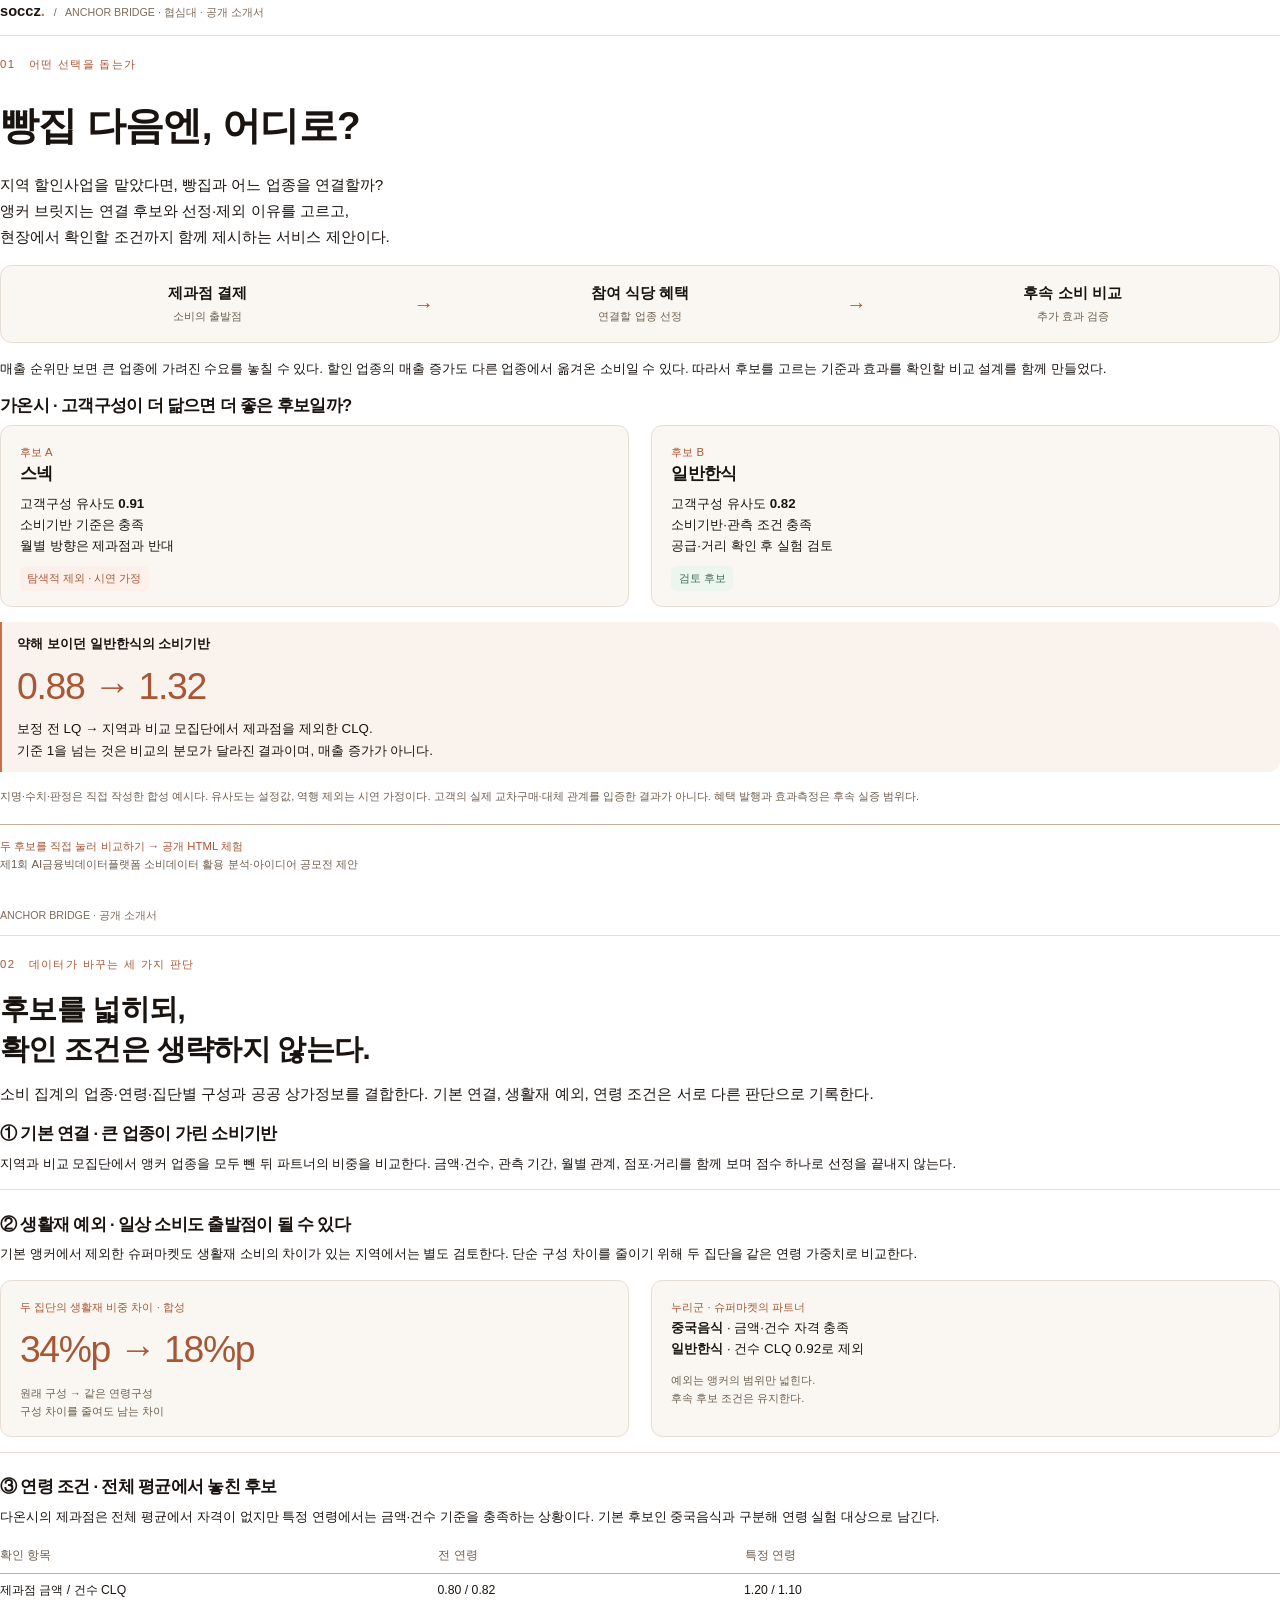
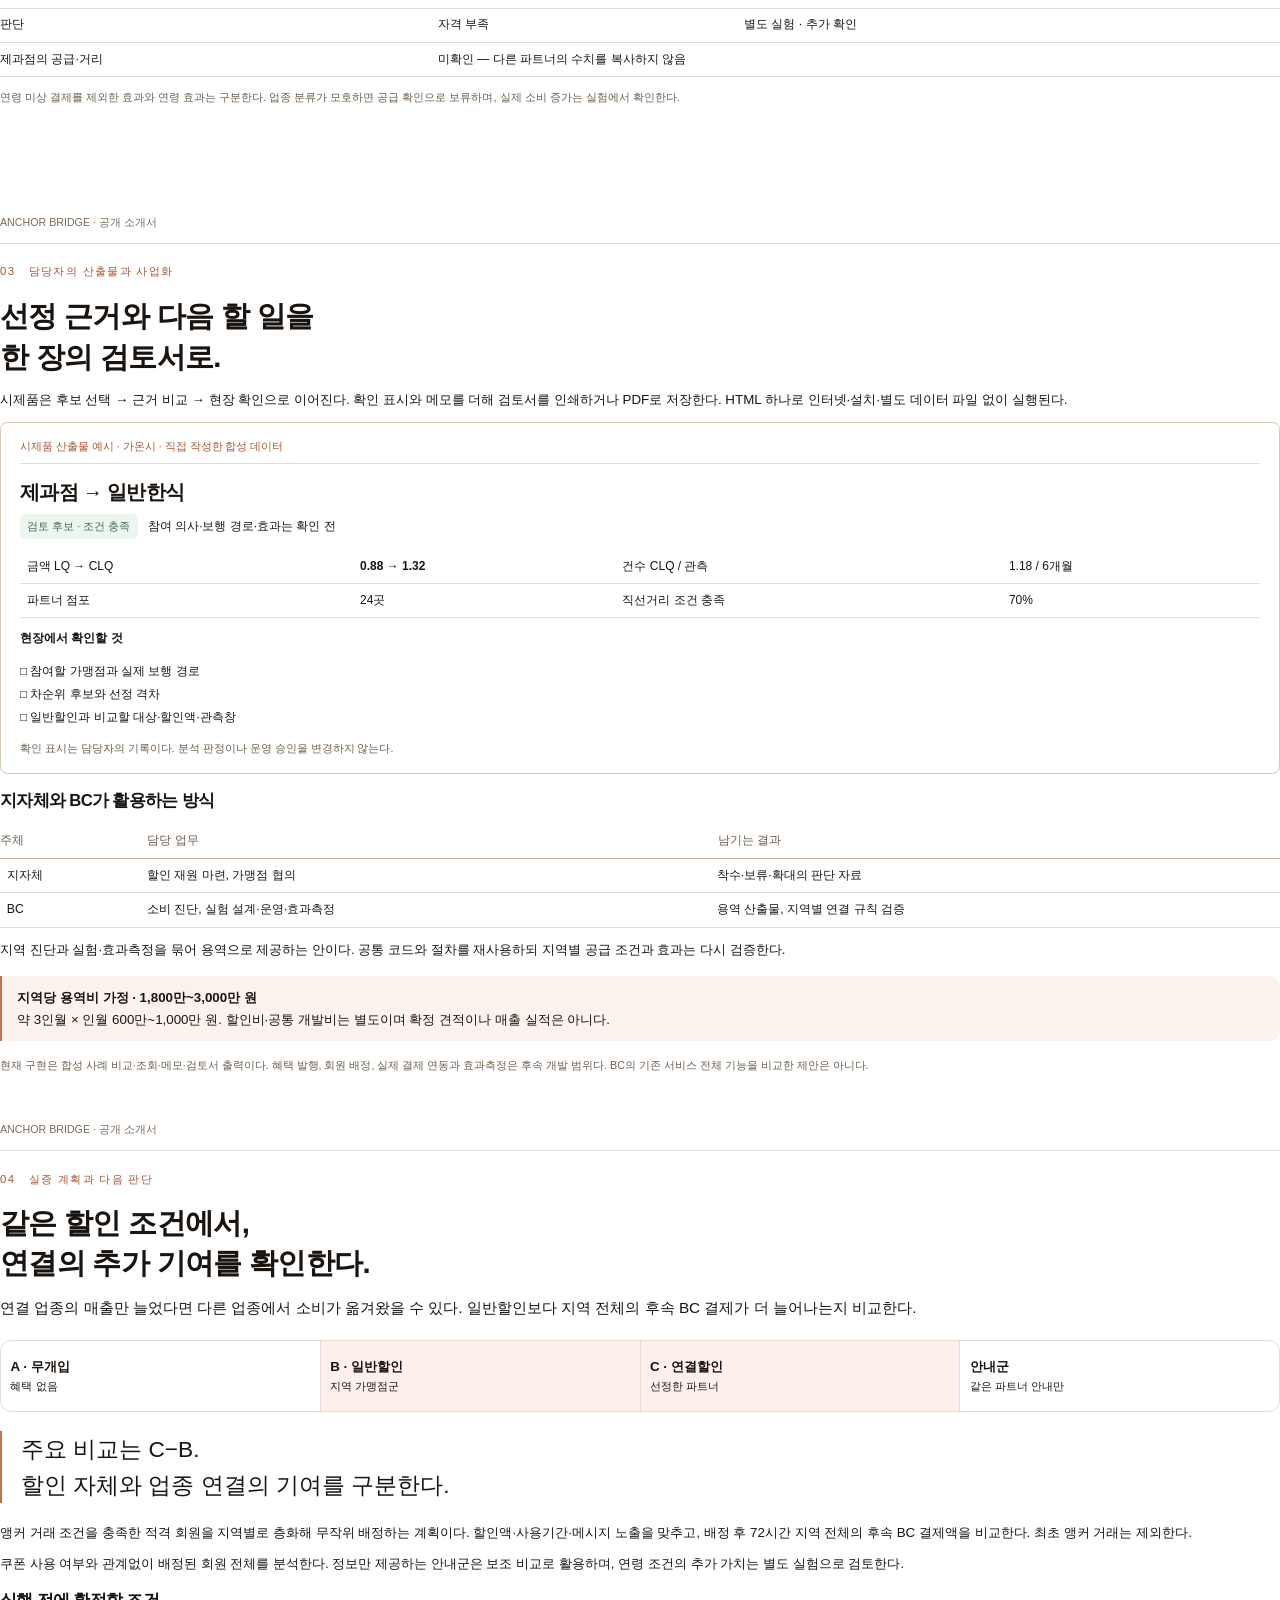
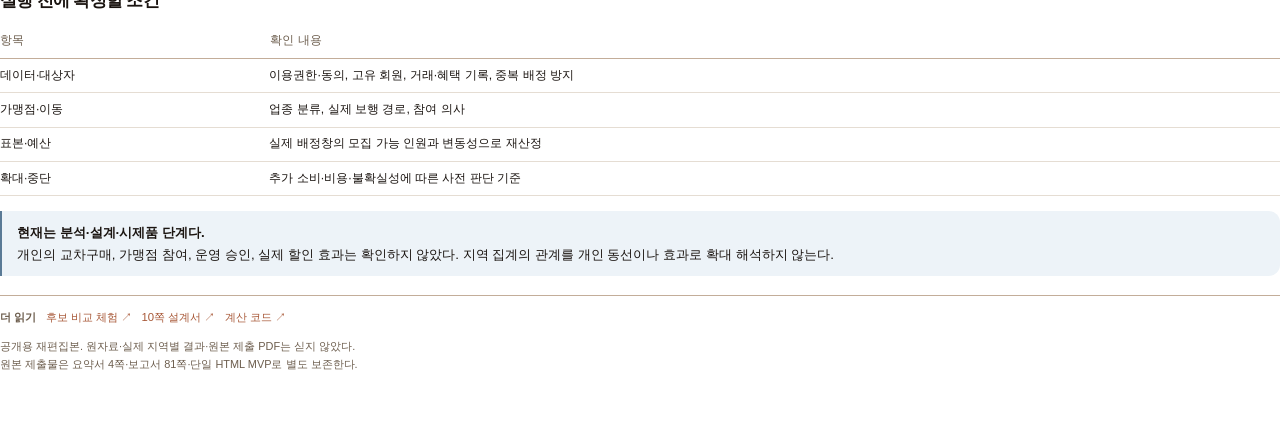
<file: documents/brief.html>
<!doctype html><html lang="ko"><head><meta charset="utf-8"><title>앵커 브릿지 — 공개 아이디어 소개서</title><meta name="author" content="협심대"><link rel="stylesheet" href="print.css"></head><body>
<section class="page"><div class="mast"><b>soccz<span>.</span></b> &nbsp; / &nbsp; ANCHOR BRIDGE · 협심대 · 공개 소개서</div><p class="kicker">01 &nbsp; 어떤 선택을 돕는가</p><h1>빵집 다음엔, 어디로?</h1><p class="lead">지역 할인사업을 맡았다면, 빵집과 어느 업종을 연결할까?<br>앵커 브릿지는 연결 후보와 선정·제외 이유를 고르고,<br>현장에서 확인할 조건까지 함께 제시하는 서비스 제안이다.</p><div class="route"><div><b>제과점 결제</b><span>소비의 출발점</span></div><span class="arrow">→</span><div><b>참여 식당 혜택</b><span>연결할 업종 선정</span></div><span class="arrow">→</span><div><b>후속 소비 비교</b><span>추가 효과 검증</span></div></div><p>매출 순위만 보면 큰 업종에 가려진 수요를 놓칠 수 있다. 할인 업종의 매출 증가도 다른 업종에서 옮겨온 소비일 수 있다. 따라서 후보를 고르는 기준과 효과를 확인할 비교 설계를 함께 만들었다.</p><h3>가온시 · 고객구성이 더 닮으면 더 좋은 후보일까?</h3><div class="two"><div class="panel"><span class="label">후보 A</span><h3>스넥</h3><p>고객구성 유사도 <b>0.91</b><br>소비기반 기준은 충족<br>월별 방향은 제과점과 반대</p><p><span class="status">탐색적 제외 · 시연 가정</span></p></div><div class="panel"><span class="label">후보 B</span><h3>일반한식</h3><p>고객구성 유사도 <b>0.82</b><br>소비기반·관측 조건 충족<br>공급·거리 확인 후 실험 검토</p><p><span class="status good">검토 후보</span></p></div></div><div class="band"><b>약해 보이던 일반한식의 소비기반</b><div class="metric">0.88 → 1.32</div><p>보정 전 LQ → 지역과 비교 모집단에서 제과점을 제외한 CLQ.<br>기준 1을 넘는 것은 비교의 분모가 달라진 결과이며, 매출 증가가 아니다.</p></div><p class="note">지명·수치·판정은 직접 작성한 합성 예시다. 유사도는 설정값, 역행 제외는 시연 가정이다. 고객의 실제 교차구매·대체 관계를 입증한 결과가 아니다. 혜택 발행과 효과측정은 후속 실증 범위다.</p><div class="cover-end"><a href="https://soccz.github.io/projects/anchor-bridge/demo/">두 후보를 직접 눌러 비교하기 → 공개 HTML 체험</a><br>제1회 AI금융빅데이터플랫폼 소비데이터 활용 분석·아이디어 공모전 제안</div></section>
<section class="page"><div class="mast">ANCHOR BRIDGE · 공개 소개서</div><p class="kicker">02 &nbsp; 데이터가 바꾸는 세 가지 판단</p><h2>후보를 넓히되,<br>확인 조건은 생략하지 않는다.</h2><p class="lead">소비 집계의 업종·연령·집단별 구성과 공공 상가정보를 결합한다. 기본 연결, 생활재 예외, 연령 조건은 서로 다른 판단으로 기록한다.</p><h3>① 기본 연결 · 큰 업종이 가린 소비기반</h3><p>지역과 비교 모집단에서 앵커 업종을 모두 뺀 뒤 파트너의 비중을 비교한다. 금액·건수, 관측 기간, 월별 관계, 점포·거리를 함께 보며 점수 하나로 선정을 끝내지 않는다.</p><div class="rule"><h3>② 생활재 예외 · 일상 소비도 출발점이 될 수 있다</h3><p>기본 앵커에서 제외한 슈퍼마켓도 생활재 소비의 차이가 있는 지역에서는 별도 검토한다. 단순 구성 차이를 줄이기 위해 두 집단을 같은 연령 가중치로 비교한다.</p><div class="two" style="margin-top:4mm"><div class="panel"><span class="label">두 집단의 생활재 비중 차이 · 합성</span><div class="metric">34%p → 18%p</div><p class="note">원래 구성 → 같은 연령구성<br>구성 차이를 줄여도 남는 차이</p></div><div class="panel"><span class="label">누리군 · 슈퍼마켓의 파트너</span><p><b>중국음식</b> · 금액·건수 자격 충족<br><b>일반한식</b> · 건수 CLQ 0.92로 제외</p><p class="note">예외는 앵커의 범위만 넓힌다.<br>후속 후보 조건은 유지한다.</p></div></div></div><div class="rule"><h3>③ 연령 조건 · 전체 평균에서 놓친 후보</h3><p>다온시의 제과점은 전체 평균에서 자격이 없지만 특정 연령에서는 금액·건수 기준을 충족하는 상황이다. 기본 후보인 중국음식과 구분해 연령 실험 대상으로 남긴다.</p><table class="table"><thead><tr><th>확인 항목</th><th>전 연령</th><th>특정 연령</th></tr></thead><tbody><tr><td>제과점 금액 / 건수 CLQ</td><td>0.80 / 0.82</td><td>1.20 / 1.10</td></tr><tr><td>판단</td><td>자격 부족</td><td>별도 실험 · 추가 확인</td></tr><tr><td>제과점의 공급·거리</td><td colspan="2">미확인 — 다른 파트너의 수치를 복사하지 않음</td></tr></tbody></table></div><p class="note">연령 미상 결제를 제외한 효과와 연령 효과는 구분한다. 업종 분류가 모호하면 공급 확인으로 보류하며, 실제 소비 증가는 실험에서 확인한다.</p></section>
<section class="page compact"><div class="mast">ANCHOR BRIDGE · 공개 소개서</div><p class="kicker">03 &nbsp; 담당자의 산출물과 사업화</p><h2>선정 근거와 다음 할 일을<br>한 장의 검토서로.</h2><p>시제품은 후보 선택 → 근거 비교 → 현장 확인으로 이어진다. 확인 표시와 메모를 더해 검토서를 인쇄하거나 PDF로 저장한다. HTML 하나로 인터넷·설치·별도 데이터 파일 없이 실행된다.</p><div class="paper"><div class="paper-mast">시제품 산출물 예시 · 가온시 · 직접 작성한 합성 데이터</div><h3>제과점 → 일반한식</h3><p><span class="status good">검토 후보 · 조건 충족</span> &nbsp; 참여 의사·보행 경로·효과는 확인 전</p><table class="table"><tbody><tr><td>금액 LQ → CLQ</td><td><b>0.88 → 1.32</b></td><td>건수 CLQ / 관측</td><td>1.18 / 6개월</td></tr><tr><td>파트너 점포</td><td>24곳</td><td>직선거리 조건 충족</td><td>70%</td></tr></tbody></table><p><b>현장에서 확인할 것</b></p><ul><li>□ 참여할 가맹점과 실제 보행 경로</li><li>□ 차순위 후보와 선정 격차</li><li>□ 일반할인과 비교할 대상·할인액·관측창</li></ul><p class="note">확인 표시는 담당자의 기록이다. 분석 판정이나 운영 승인을 변경하지 않는다.</p></div><h3>지자체와 BC가 활용하는 방식</h3><table class="table"><thead><tr><th>주체</th><th>담당 업무</th><th>남기는 결과</th></tr></thead><tbody><tr><td>지자체</td><td>할인 재원 마련, 가맹점 협의</td><td>착수·보류·확대의 판단 자료</td></tr><tr><td>BC</td><td>소비 진단, 실험 설계·운영·효과측정</td><td>용역 산출물, 지역별 연결 규칙 검증</td></tr></tbody></table><p>지역 진단과 실험·효과측정을 묶어 용역으로 제공하는 안이다. 공통 코드와 절차를 재사용하되 지역별 공급 조건과 효과는 다시 검증한다.</p><div class="band"><b>지역당 용역비 가정 · 1,800만~3,000만 원</b><br>약 3인월 × 인월 600만~1,000만 원. 할인비·공통 개발비는 별도이며 확정 견적이나 매출 실적은 아니다.</div><p class="note">현재 구현은 합성 사례 비교·조회·메모·검토서 출력이다. 혜택 발행, 회원 배정, 실제 결제 연동과 효과측정은 후속 개발 범위다. BC의 기존 서비스 전체 기능을 비교한 제안은 아니다.</p></section>
<section class="page"><div class="mast">ANCHOR BRIDGE · 공개 소개서</div><p class="kicker">04 &nbsp; 실증 계획과 다음 판단</p><h2>같은 할인 조건에서,<br>연결의 추가 기여를 확인한다.</h2><p class="lead">연결 업종의 매출만 늘었다면 다른 업종에서 소비가 옮겨왔을 수 있다. 일반할인보다 지역 전체의 후속 BC 결제가 더 늘어나는지 비교한다.</p><div class="arms"><div><b>A · 무개입</b>혜택 없음</div><div class="focus"><b>B · 일반할인</b>지역 가맹점군</div><div class="focus"><b>C · 연결할인</b>선정한 파트너</div><div><b>안내군</b>같은 파트너 안내만</div></div><blockquote>주요 비교는 C−B.<br>할인 자체와 업종 연결의 기여를 구분한다.</blockquote><p>앵커 거래 조건을 충족한 적격 회원을 지역별로 층화해 무작위 배정하는 계획이다. 할인액·사용기간·메시지 노출을 맞추고, 배정 후 72시간 지역 전체의 후속 BC 결제액을 비교한다. 최초 앵커 거래는 제외한다.</p><p>쿠폰 사용 여부와 관계없이 배정된 회원 전체를 분석한다. 정보만 제공하는 안내군은 보조 비교로 활용하며, 연령 조건의 추가 가치는 별도 실험으로 검토한다.</p><h3>실행 전에 확정할 조건</h3><table class="table"><thead><tr><th>항목</th><th>확인 내용</th></tr></thead><tbody><tr><td>데이터·대상자</td><td>이용권한·동의, 고유 회원, 거래·혜택 기록, 중복 배정 방지</td></tr><tr><td>가맹점·이동</td><td>업종 분류, 실제 보행 경로, 참여 의사</td></tr><tr><td>표본·예산</td><td>실제 배정창의 모집 가능 인원과 변동성으로 재산정</td></tr><tr><td>확대·중단</td><td>추가 소비·비용·불확실성에 따른 사전 판단 기준</td></tr></tbody></table><div class="band blue"><b>현재는 분석·설계·시제품 단계다.</b><br>개인의 교차구매, 가맹점 참여, 운영 승인, 실제 할인 효과는 확인하지 않았다. 지역 집계의 관계를 개인 동선이나 효과로 확대 해석하지 않는다.</div><div class="cover-end"><b>더 읽기</b> &nbsp; <a href="https://soccz.github.io/projects/anchor-bridge/demo/">후보 비교 체험 ↗</a> &nbsp; <a href="https://soccz.github.io/projects/anchor-bridge/documents/AnchorBridge_Public_Methods.pdf">10쪽 설계서 ↗</a> &nbsp; <a href="https://github.com/soccz/anchor-bridge">계산 코드 ↗</a></div><p class="note">공개용 재편집본. 원자료·실제 지역별 결과·원본 제출 PDF는 싣지 않았다.<br>원본 제출물은 요약서 4쪽·보고서 81쪽·단일 HTML MVP로 별도 보존한다.</p></section>
</body></html>
</file>
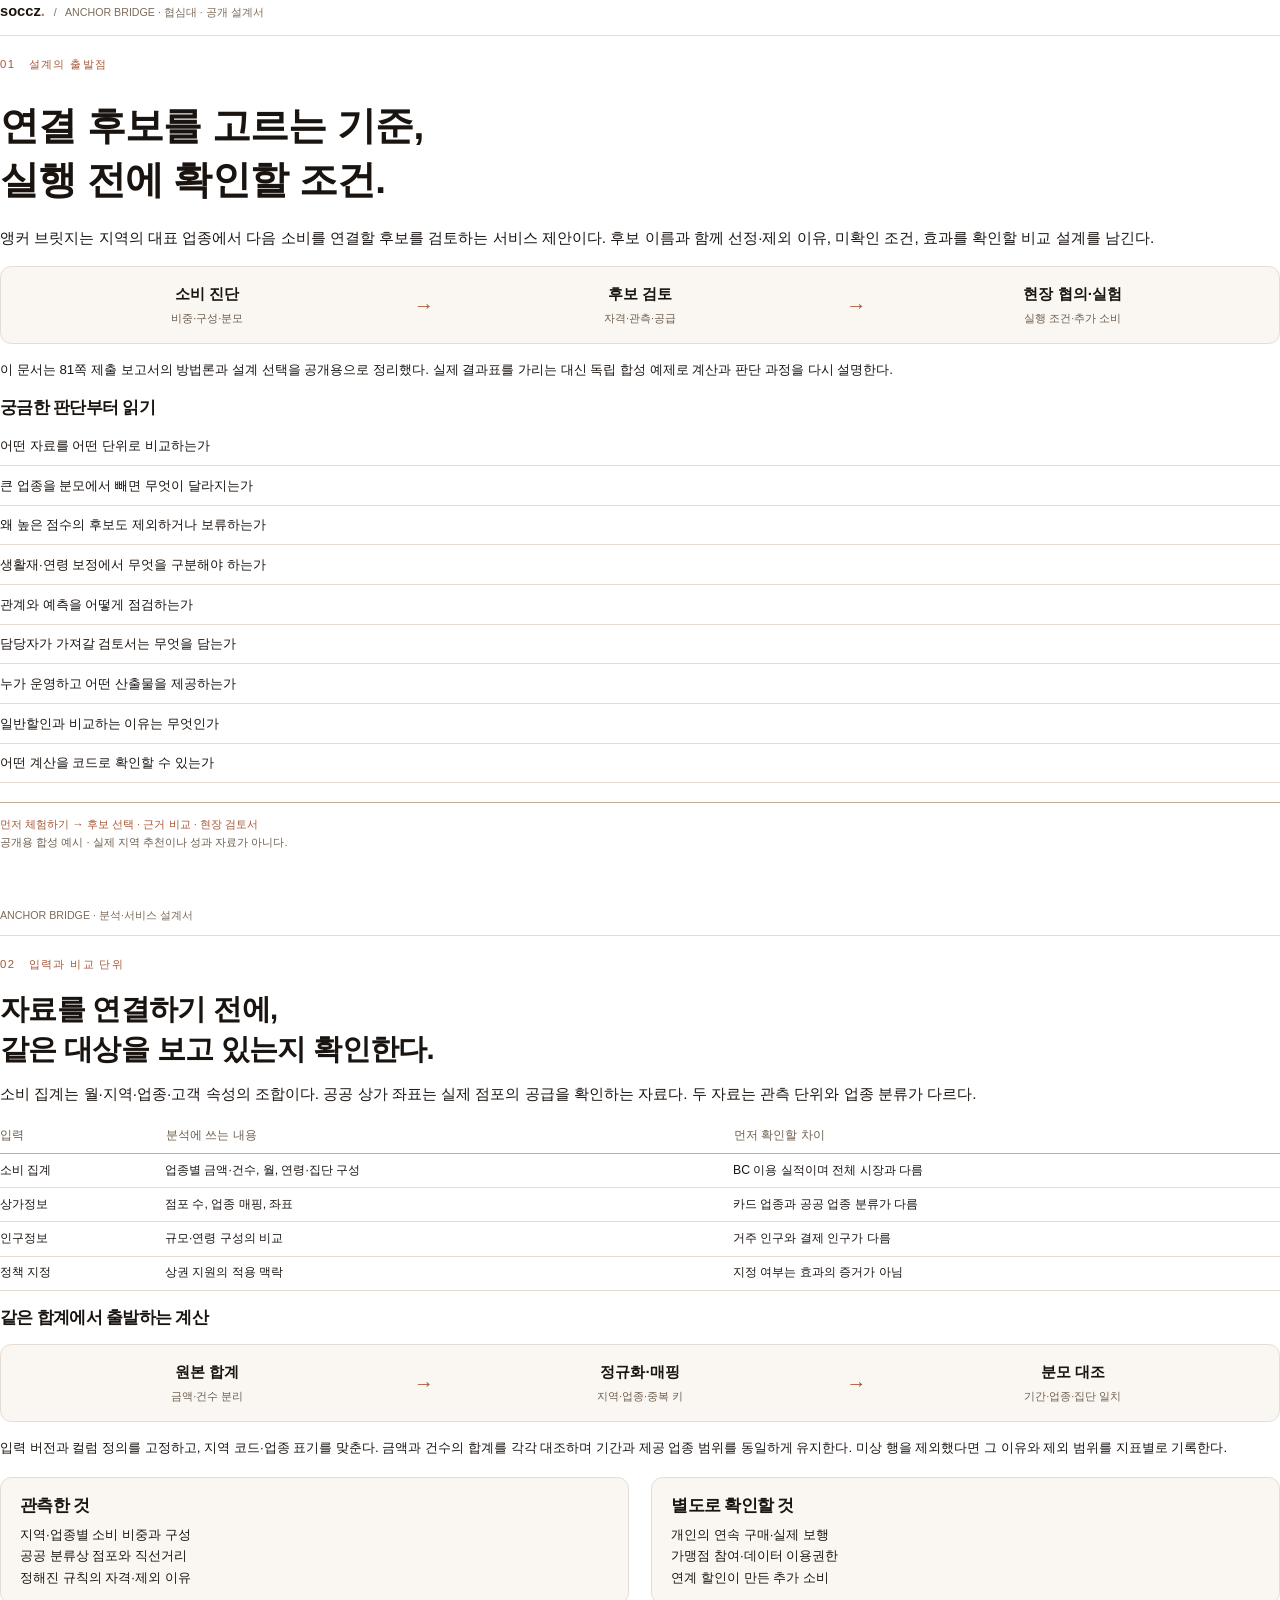
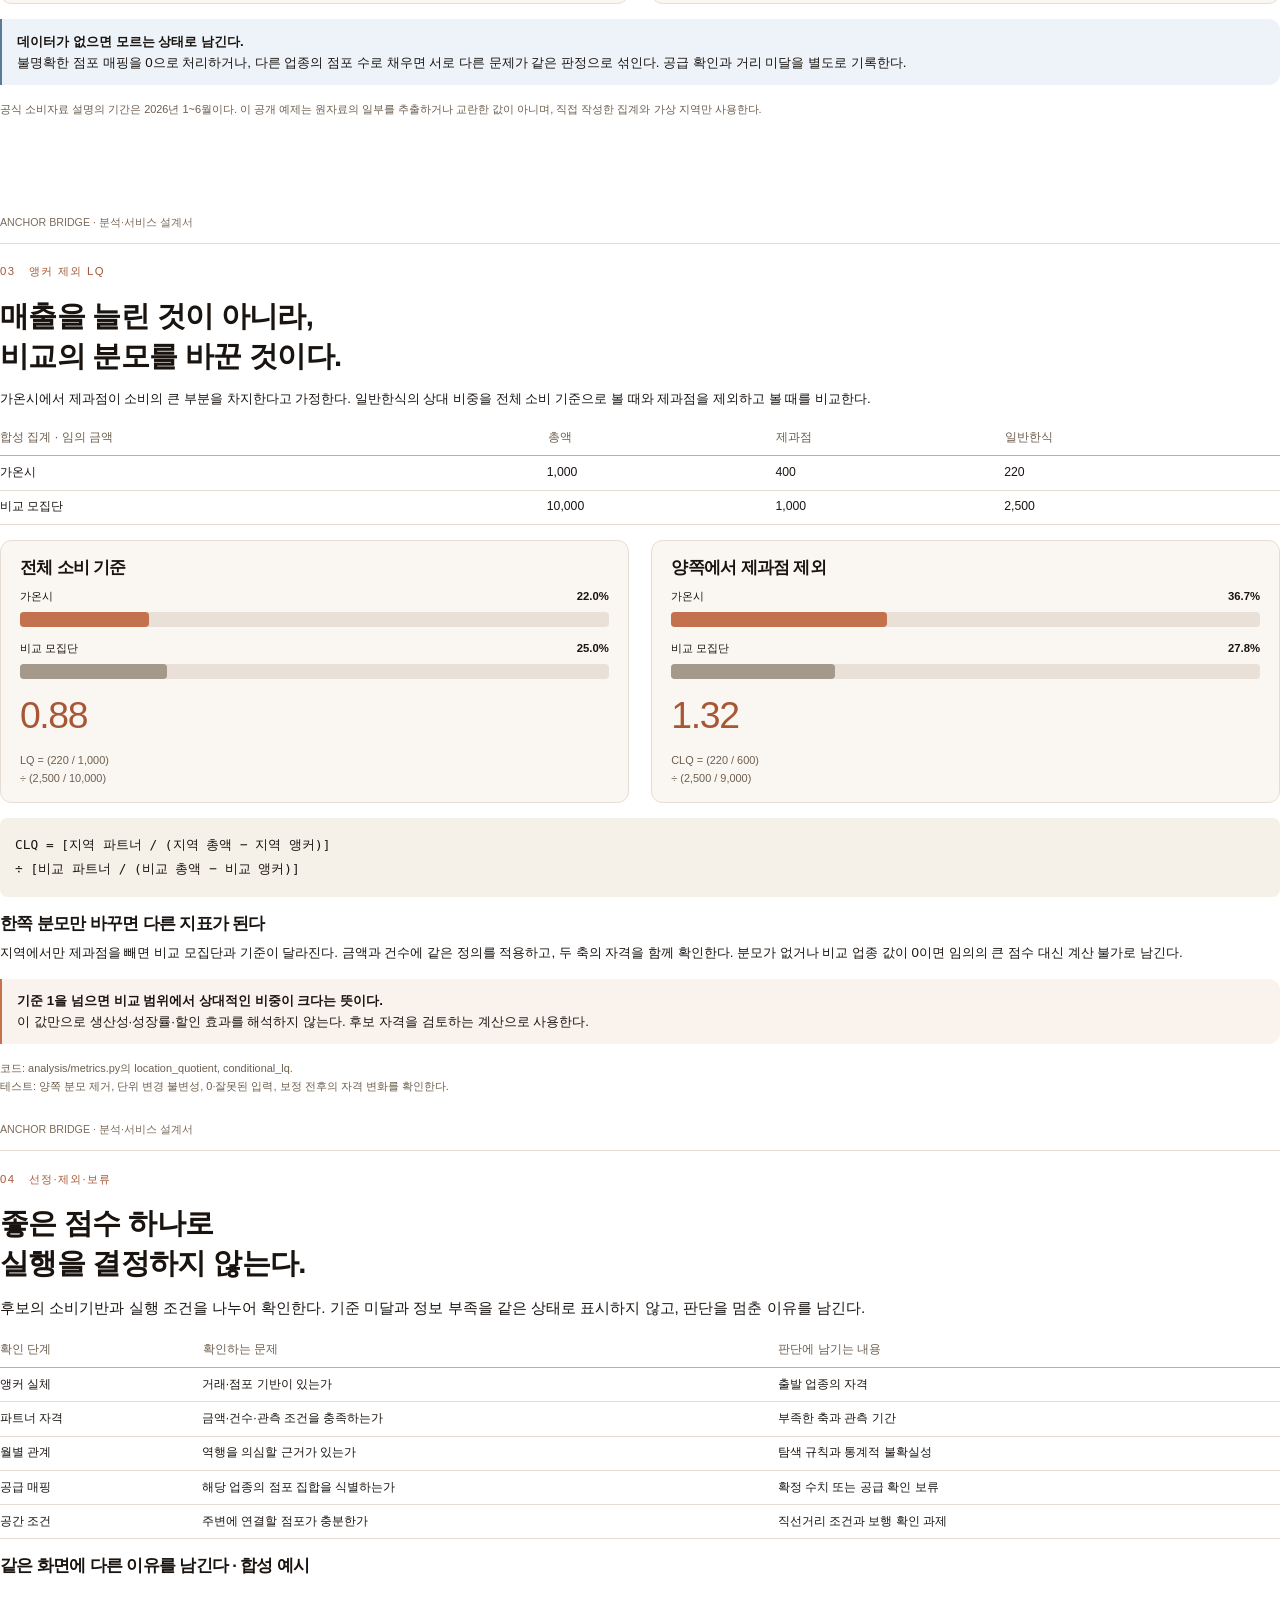
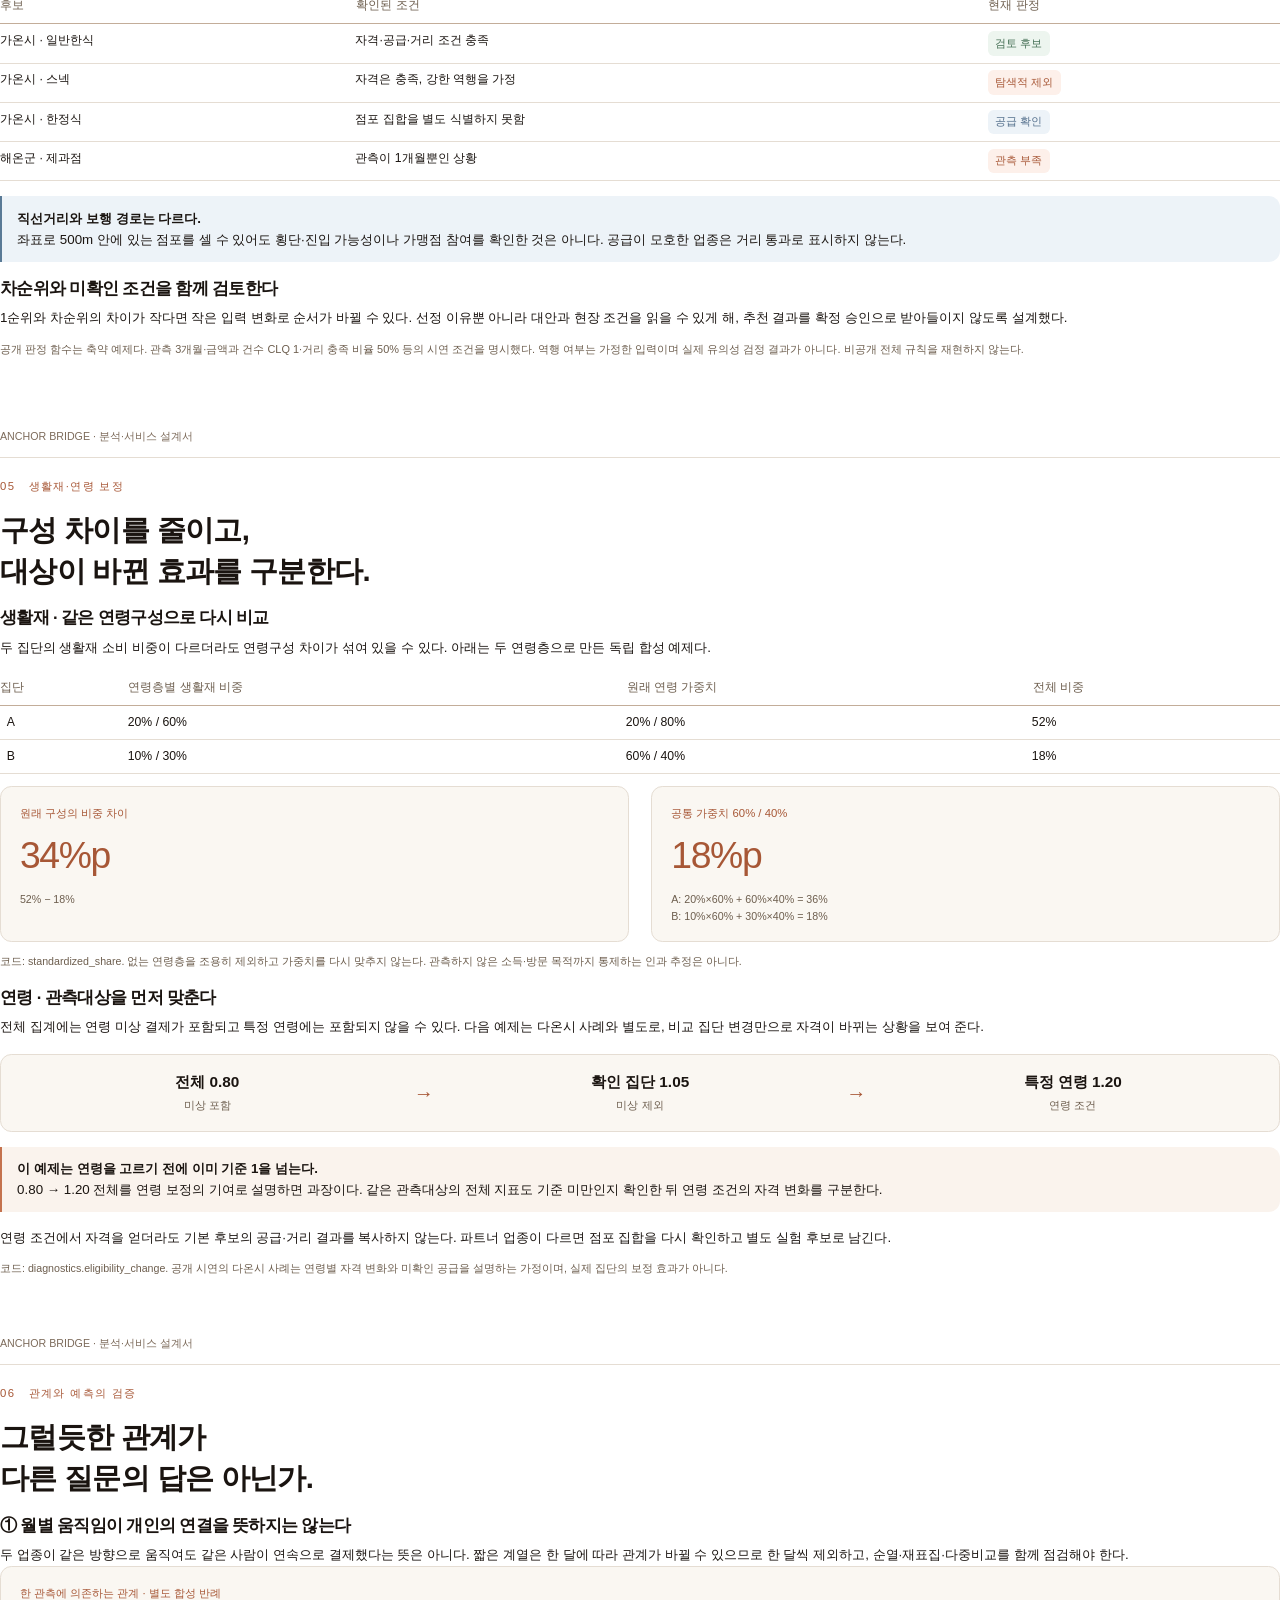
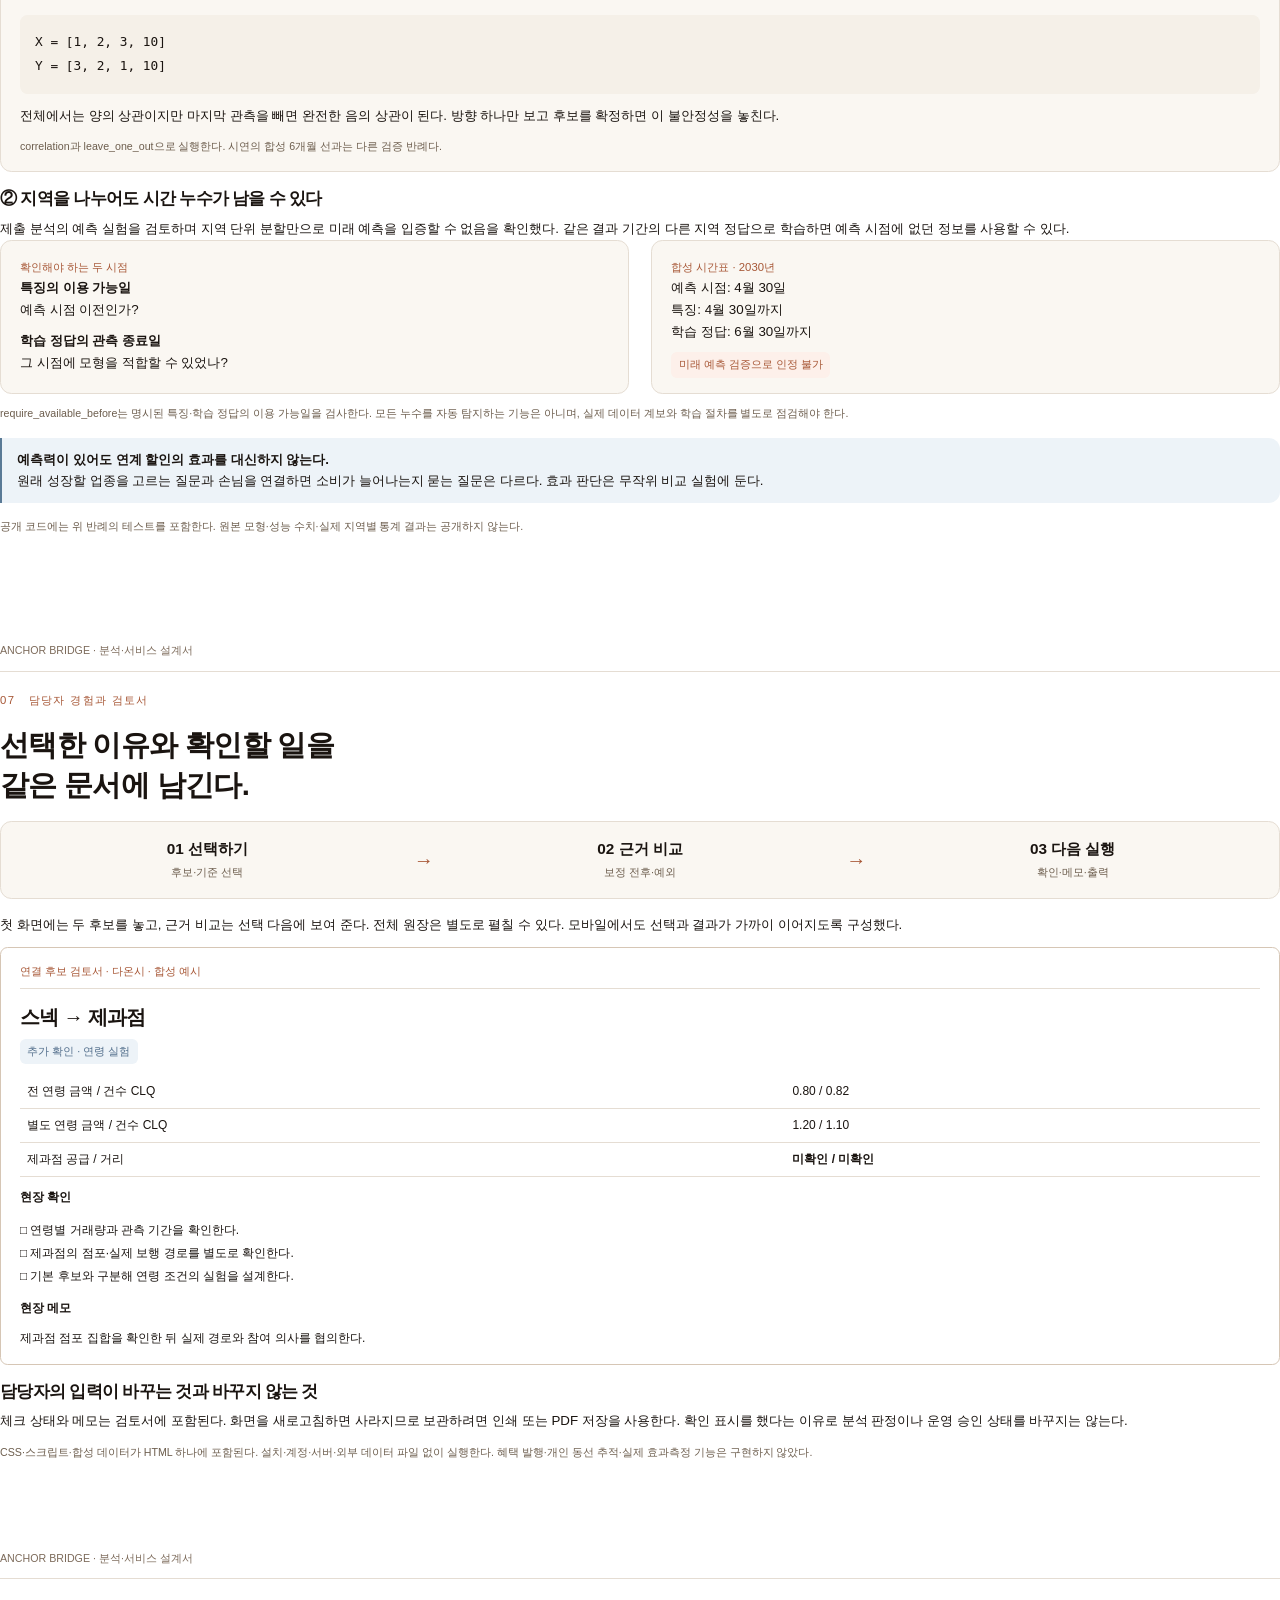
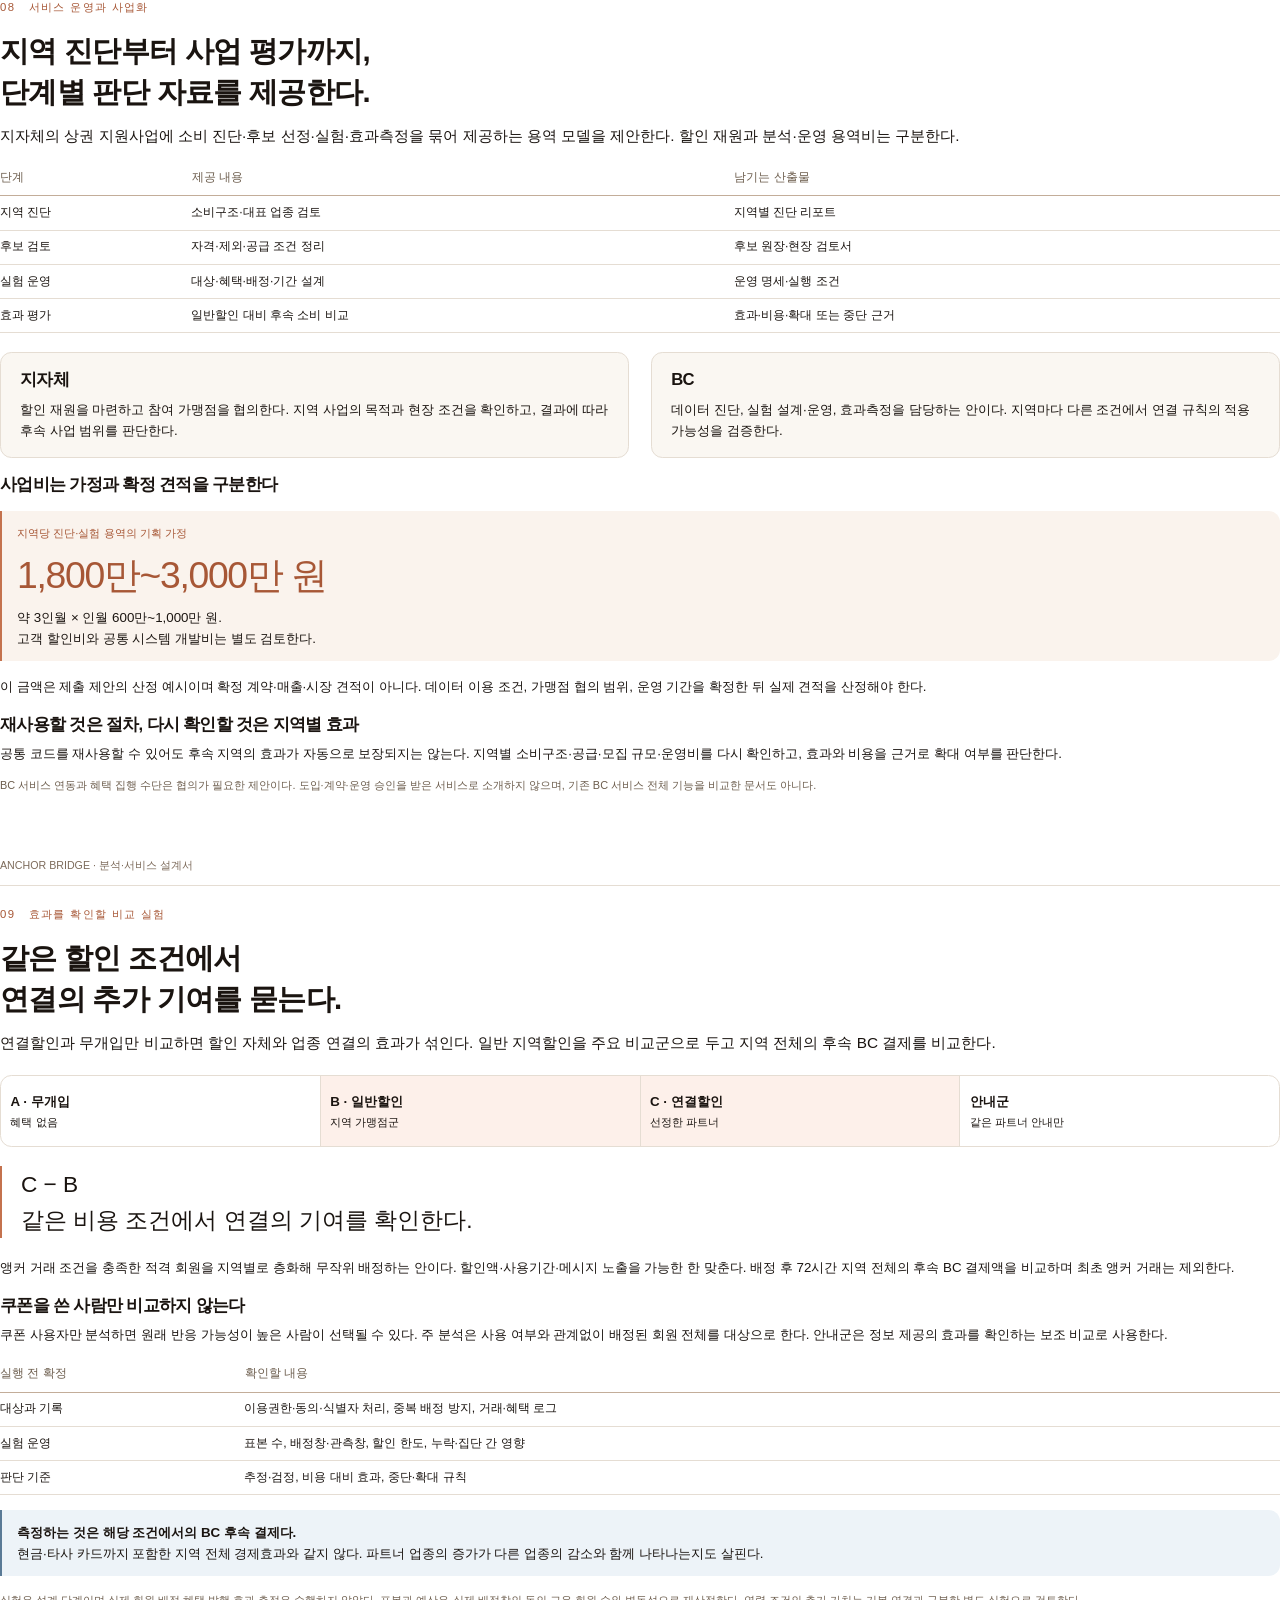
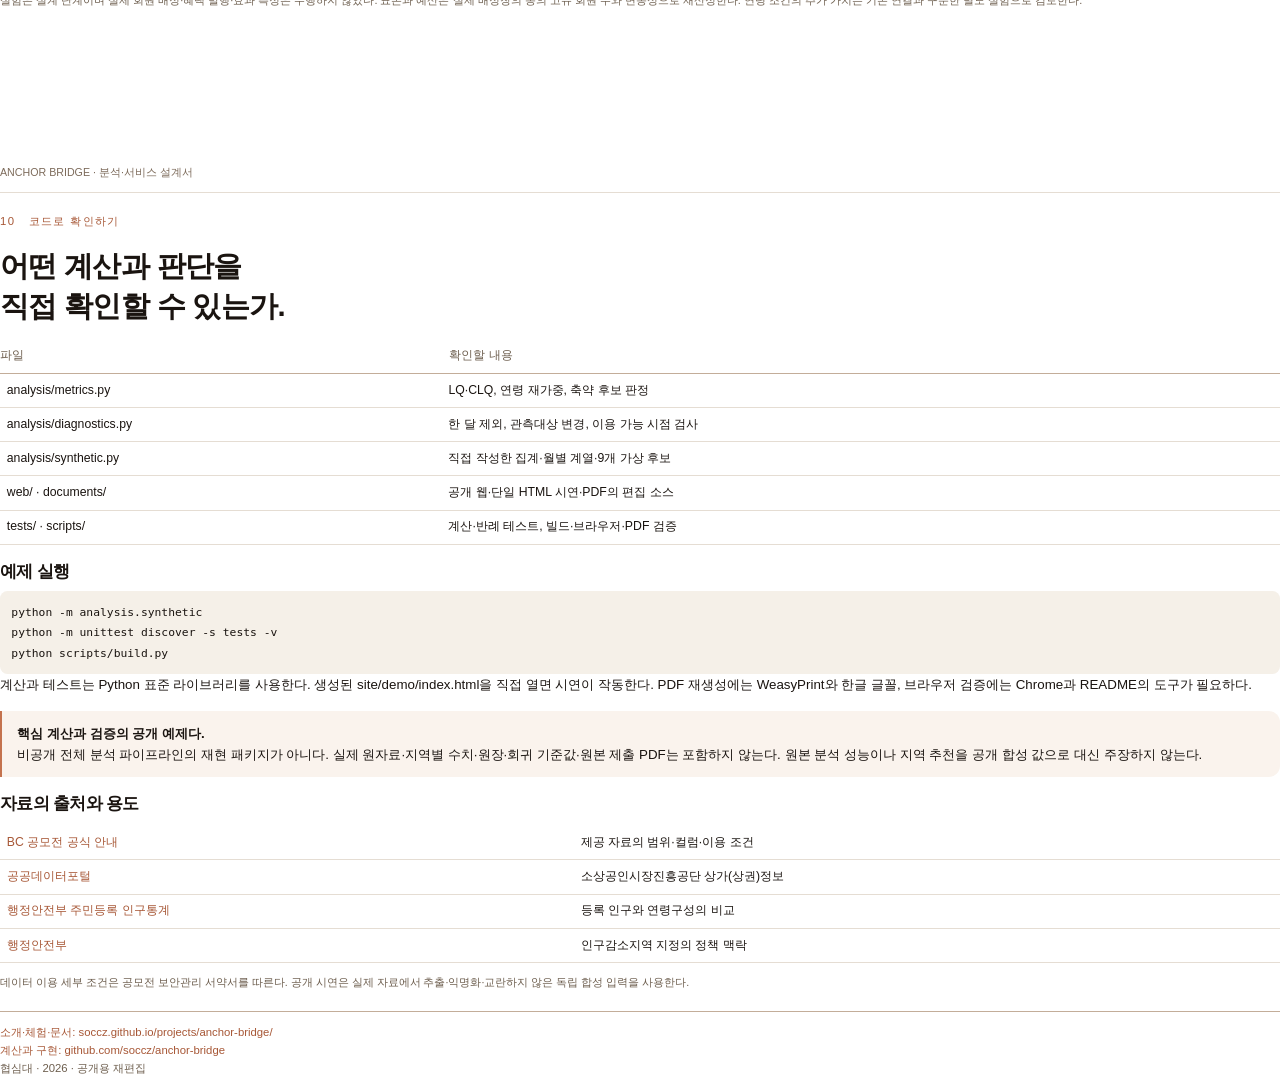
<file: documents/methods.html>
<!doctype html><html lang="ko"><head><meta charset="utf-8"><title>앵커 브릿지 — 공개 분석·서비스 설계서</title><meta name="author" content="협심대"><link rel="stylesheet" href="print.css"></head><body>
<section class="page" id="overview"><div class="mast"><b>soccz<span>.</span></b> &nbsp; / &nbsp; ANCHOR BRIDGE · 협심대 · 공개 설계서</div><p class="kicker">01 &nbsp; 설계의 출발점</p><h1>연결 후보를 고르는 기준,<br>실행 전에 확인할 조건.</h1><p class="lead">앵커 브릿지는 지역의 대표 업종에서 다음 소비를 연결할 후보를 검토하는 서비스 제안이다. 후보 이름과 함께 선정·제외 이유, 미확인 조건, 효과를 확인할 비교 설계를 남긴다.</p><div class="route"><div><b>소비 진단</b><span>비중·구성·분모</span></div><span class="arrow">→</span><div><b>후보 검토</b><span>자격·관측·공급</span></div><span class="arrow">→</span><div><b>현장 협의·실험</b><span>실행 조건·추가 소비</span></div></div><p>이 문서는 81쪽 제출 보고서의 방법론과 설계 선택을 공개용으로 정리했다. 실제 결과표를 가리는 대신 독립 합성 예제로 계산과 판단 과정을 다시 설명한다.</p><h3>궁금한 판단부터 읽기</h3><nav class="toc"><a href="#inputs">어떤 자료를 어떤 단위로 비교하는가</a><a href="#denominator">큰 업종을 분모에서 빼면 무엇이 달라지는가</a><a href="#gates">왜 높은 점수의 후보도 제외하거나 보류하는가</a><a href="#composition">생활재·연령 보정에서 무엇을 구분해야 하는가</a><a href="#verification">관계와 예측을 어떻게 점검하는가</a><a href="#product">담당자가 가져갈 검토서는 무엇을 담는가</a><a href="#business">누가 운영하고 어떤 산출물을 제공하는가</a><a href="#experiment">일반할인과 비교하는 이유는 무엇인가</a><a href="#code">어떤 계산을 코드로 확인할 수 있는가</a></nav><div class="cover-end"><a href="https://soccz.github.io/projects/anchor-bridge/demo/">먼저 체험하기 → 후보 선택 · 근거 비교 · 현장 검토서</a><br>공개용 합성 예시 · 실제 지역 추천이나 성과 자료가 아니다.</div></section>
<section class="page" id="inputs"><div class="mast">ANCHOR BRIDGE · 분석·서비스 설계서</div><p class="kicker">02 &nbsp; 입력과 비교 단위</p><h2>자료를 연결하기 전에,<br>같은 대상을 보고 있는지 확인한다.</h2><p class="lead">소비 집계는 월·지역·업종·고객 속성의 조합이다. 공공 상가 좌표는 실제 점포의 공급을 확인하는 자료다. 두 자료는 관측 단위와 업종 분류가 다르다.</p><table class="table"><thead><tr><th>입력</th><th>분석에 쓰는 내용</th><th>먼저 확인할 차이</th></tr></thead><tbody><tr><td>소비 집계</td><td>업종별 금액·건수, 월, 연령·집단 구성</td><td>BC 이용 실적이며 전체 시장과 다름</td></tr><tr><td>상가정보</td><td>점포 수, 업종 매핑, 좌표</td><td>카드 업종과 공공 업종 분류가 다름</td></tr><tr><td>인구정보</td><td>규모·연령 구성의 비교</td><td>거주 인구와 결제 인구가 다름</td></tr><tr><td>정책 지정</td><td>상권 지원의 적용 맥락</td><td>지정 여부는 효과의 증거가 아님</td></tr></tbody></table><h3>같은 합계에서 출발하는 계산</h3><div class="route"><div><b>원본 합계</b><span>금액·건수 분리</span></div><span class="arrow">→</span><div><b>정규화·매핑</b><span>지역·업종·중복 키</span></div><span class="arrow">→</span><div><b>분모 대조</b><span>기간·업종·집단 일치</span></div></div><p>입력 버전과 컬럼 정의를 고정하고, 지역 코드·업종 표기를 맞춘다. 금액과 건수의 합계를 각각 대조하며 기간과 제공 업종 범위를 동일하게 유지한다. 미상 행을 제외했다면 그 이유와 제외 범위를 지표별로 기록한다.</p><div class="two" style="margin-top:5mm"><div class="panel"><h3>관측한 것</h3><p>지역·업종별 소비 비중과 구성<br>공공 분류상 점포와 직선거리<br>정해진 규칙의 자격·제외 이유</p></div><div class="panel"><h3>별도로 확인할 것</h3><p>개인의 연속 구매·실제 보행<br>가맹점 참여·데이터 이용권한<br>연계 할인이 만든 추가 소비</p></div></div><div class="band blue"><b>데이터가 없으면 모르는 상태로 남긴다.</b><br>불명확한 점포 매핑을 0으로 처리하거나, 다른 업종의 점포 수로 채우면 서로 다른 문제가 같은 판정으로 섞인다. 공급 확인과 거리 미달을 별도로 기록한다.</div><p class="note">공식 소비자료 설명의 기간은 2026년 1~6월이다. 이 공개 예제는 원자료의 일부를 추출하거나 교란한 값이 아니며, 직접 작성한 집계와 가상 지역만 사용한다.</p></section>
<section class="page" id="denominator"><div class="mast">ANCHOR BRIDGE · 분석·서비스 설계서</div><p class="kicker">03 &nbsp; 앵커 제외 LQ</p><h2>매출을 늘린 것이 아니라,<br>비교의 분모를 바꾼 것이다.</h2><p>가온시에서 제과점이 소비의 큰 부분을 차지한다고 가정한다. 일반한식의 상대 비중을 전체 소비 기준으로 볼 때와 제과점을 제외하고 볼 때를 비교한다.</p><table class="table"><thead><tr><th>합성 집계 · 임의 금액</th><th>총액</th><th>제과점</th><th>일반한식</th></tr></thead><tbody><tr><td>가온시</td><td>1,000</td><td>400</td><td>220</td></tr><tr><td>비교 모집단</td><td>10,000</td><td>1,000</td><td>2,500</td></tr></tbody></table><div class="two comparison"><div class="panel"><h3>전체 소비 기준</h3><div class="bar-label"><span>가온시</span><b>22.0%</b></div><div class="bar"><div style="width:22%"></div></div><div class="bar-label"><span>비교 모집단</span><b>25.0%</b></div><div class="bar gray"><div style="width:25%"></div></div><div class="metric">0.88</div><p class="note">LQ = (220 / 1,000)<br>÷ (2,500 / 10,000)</p></div><div class="panel"><h3>양쪽에서 제과점 제외</h3><div class="bar-label"><span>가온시</span><b>36.7%</b></div><div class="bar"><div style="width:36.6667%"></div></div><div class="bar-label"><span>비교 모집단</span><b>27.8%</b></div><div class="bar gray"><div style="width:27.7778%"></div></div><div class="metric">1.32</div><p class="note">CLQ = (220 / 600)<br>÷ (2,500 / 9,000)</p></div></div><div class="formula">CLQ = [지역 파트너 / (지역 총액 − 지역 앵커)]<br>      ÷ [비교 파트너 / (비교 총액 − 비교 앵커)]</div><h3>한쪽 분모만 바꾸면 다른 지표가 된다</h3><p>지역에서만 제과점을 빼면 비교 모집단과 기준이 달라진다. 금액과 건수에 같은 정의를 적용하고, 두 축의 자격을 함께 확인한다. 분모가 없거나 비교 업종 값이 0이면 임의의 큰 점수 대신 계산 불가로 남긴다.</p><div class="band"><b>기준 1을 넘으면 비교 범위에서 상대적인 비중이 크다는 뜻이다.</b><br>이 값만으로 생산성·성장률·할인 효과를 해석하지 않는다. 후보 자격을 검토하는 계산으로 사용한다.</div><p class="note">코드: analysis/metrics.py의 location_quotient, conditional_lq.<br>테스트: 양쪽 분모 제거, 단위 변경 불변성, 0·잘못된 입력, 보정 전후의 자격 변화를 확인한다.</p></section>
<section class="page" id="gates"><div class="mast">ANCHOR BRIDGE · 분석·서비스 설계서</div><p class="kicker">04 &nbsp; 선정·제외·보류</p><h2>좋은 점수 하나로<br>실행을 결정하지 않는다.</h2><p class="lead">후보의 소비기반과 실행 조건을 나누어 확인한다. 기준 미달과 정보 부족을 같은 상태로 표시하지 않고, 판단을 멈춘 이유를 남긴다.</p><table class="table"><thead><tr><th>확인 단계</th><th>확인하는 문제</th><th>판단에 남기는 내용</th></tr></thead><tbody><tr><td>앵커 실체</td><td>거래·점포 기반이 있는가</td><td>출발 업종의 자격</td></tr><tr><td>파트너 자격</td><td>금액·건수·관측 조건을 충족하는가</td><td>부족한 축과 관측 기간</td></tr><tr><td>월별 관계</td><td>역행을 의심할 근거가 있는가</td><td>탐색 규칙과 통계적 불확실성</td></tr><tr><td>공급 매핑</td><td>해당 업종의 점포 집합을 식별하는가</td><td>확정 수치 또는 공급 확인 보류</td></tr><tr><td>공간 조건</td><td>주변에 연결할 점포가 충분한가</td><td>직선거리 조건과 보행 확인 과제</td></tr></tbody></table><h3>같은 화면에 다른 이유를 남긴다 · 합성 예시</h3><table class="table"><thead><tr><th>후보</th><th>확인된 조건</th><th>현재 판정</th></tr></thead><tbody><tr><td>가온시 · 일반한식</td><td>자격·공급·거리 조건 충족</td><td><span class="status good">검토 후보</span></td></tr><tr><td>가온시 · 스넥</td><td>자격은 충족, 강한 역행을 가정</td><td><span class="status">탐색적 제외</span></td></tr><tr><td>가온시 · 한정식</td><td>점포 집합을 별도 식별하지 못함</td><td><span class="status hold">공급 확인</span></td></tr><tr><td>해온군 · 제과점</td><td>관측이 1개월뿐인 상황</td><td><span class="status">관측 부족</span></td></tr></tbody></table><div class="band blue"><b>직선거리와 보행 경로는 다르다.</b><br>좌표로 500m 안에 있는 점포를 셀 수 있어도 횡단·진입 가능성이나 가맹점 참여를 확인한 것은 아니다. 공급이 모호한 업종은 거리 통과로 표시하지 않는다.</div><h3>차순위와 미확인 조건을 함께 검토한다</h3><p>1순위와 차순위의 차이가 작다면 작은 입력 변화로 순서가 바뀔 수 있다. 선정 이유뿐 아니라 대안과 현장 조건을 읽을 수 있게 해, 추천 결과를 확정 승인으로 받아들이지 않도록 설계했다.</p><p class="note">공개 판정 함수는 축약 예제다. 관측 3개월·금액과 건수 CLQ 1·거리 충족 비율 50% 등의 시연 조건을 명시했다. 역행 여부는 가정한 입력이며 실제 유의성 검정 결과가 아니다. 비공개 전체 규칙을 재현하지 않는다.</p></section>
<section class="page compact" id="composition"><div class="mast">ANCHOR BRIDGE · 분석·서비스 설계서</div><p class="kicker">05 &nbsp; 생활재·연령 보정</p><h2>구성 차이를 줄이고,<br>대상이 바뀐 효과를 구분한다.</h2><h3>생활재 · 같은 연령구성으로 다시 비교</h3><p>두 집단의 생활재 소비 비중이 다르더라도 연령구성 차이가 섞여 있을 수 있다. 아래는 두 연령층으로 만든 독립 합성 예제다.</p><table class="table"><thead><tr><th>집단</th><th>연령층별 생활재 비중</th><th>원래 연령 가중치</th><th>전체 비중</th></tr></thead><tbody><tr><td>A</td><td>20% / 60%</td><td>20% / 80%</td><td>52%</td></tr><tr><td>B</td><td>10% / 30%</td><td>60% / 40%</td><td>18%</td></tr></tbody></table><div class="two"><div class="panel"><span class="label">원래 구성의 비중 차이</span><div class="metric">34%p</div><p class="note">52% − 18%</p></div><div class="panel"><span class="label">공통 가중치 60% / 40%</span><div class="metric">18%p</div><p class="note">A: 20%×60% + 60%×40% = 36%<br>B: 10%×60% + 30%×40% = 18%</p></div></div><p class="note">코드: standardized_share. 없는 연령층을 조용히 제외하고 가중치를 다시 맞추지 않는다. 관측하지 않은 소득·방문 목적까지 통제하는 인과 추정은 아니다.</p><h3>연령 · 관측대상을 먼저 맞춘다</h3><p>전체 집계에는 연령 미상 결제가 포함되고 특정 연령에는 포함되지 않을 수 있다. 다음 예제는 다온시 사례와 별도로, 비교 집단 변경만으로 자격이 바뀌는 상황을 보여 준다.</p><div class="route"><div><b>전체 0.80</b><span>미상 포함</span></div><span class="arrow">→</span><div><b>확인 집단 1.05</b><span>미상 제외</span></div><span class="arrow">→</span><div><b>특정 연령 1.20</b><span>연령 조건</span></div></div><div class="band"><b>이 예제는 연령을 고르기 전에 이미 기준 1을 넘는다.</b><br>0.80 → 1.20 전체를 연령 보정의 기여로 설명하면 과장이다. 같은 관측대상의 전체 지표도 기준 미만인지 확인한 뒤 연령 조건의 자격 변화를 구분한다.</div><p>연령 조건에서 자격을 얻더라도 기본 후보의 공급·거리 결과를 복사하지 않는다. 파트너 업종이 다르면 점포 집합을 다시 확인하고 별도 실험 후보로 남긴다.</p><p class="note">코드: diagnostics.eligibility_change. 공개 시연의 다온시 사례는 연령별 자격 변화와 미확인 공급을 설명하는 가정이며, 실제 집단의 보정 효과가 아니다.</p></section>
<section class="page compact" id="verification"><div class="mast">ANCHOR BRIDGE · 분석·서비스 설계서</div><p class="kicker">06 &nbsp; 관계와 예측의 검증</p><h2>그럴듯한 관계가<br>다른 질문의 답은 아닌가.</h2><h3>① 월별 움직임이 개인의 연결을 뜻하지는 않는다</h3><p>두 업종이 같은 방향으로 움직여도 같은 사람이 연속으로 결제했다는 뜻은 아니다. 짧은 계열은 한 달에 따라 관계가 바뀔 수 있으므로 한 달씩 제외하고, 순열·재표집·다중비교를 함께 점검해야 한다.</p><div class="panel"><span class="label">한 관측에 의존하는 관계 · 별도 합성 반례</span><div class="formula">X = [1, 2, 3, 10]<br>Y = [3, 2, 1, 10]</div><p>전체에서는 양의 상관이지만 마지막 관측을 빼면 완전한 음의 상관이 된다. 방향 하나만 보고 후보를 확정하면 이 불안정성을 놓친다.</p><p class="note">correlation과 leave_one_out으로 실행한다. 시연의 합성 6개월 선과는 다른 검증 반례다.</p></div><h3>② 지역을 나누어도 시간 누수가 남을 수 있다</h3><p>제출 분석의 예측 실험을 검토하며 지역 단위 분할만으로 미래 예측을 입증할 수 없음을 확인했다. 같은 결과 기간의 다른 지역 정답으로 학습하면 예측 시점에 없던 정보를 사용할 수 있다.</p><div class="two"><div class="panel"><span class="label">확인해야 하는 두 시점</span><p><b>특징의 이용 가능일</b><br>예측 시점 이전인가?</p><p><b>학습 정답의 관측 종료일</b><br>그 시점에 모형을 적합할 수 있었나?</p></div><div class="panel"><span class="label">합성 시간표 · 2030년</span><p>예측 시점: 4월 30일<br>특징: 4월 30일까지<br>학습 정답: 6월 30일까지</p><p><span class="status">미래 예측 검증으로 인정 불가</span></p></div></div><p class="note">require_available_before는 명시된 특징·학습 정답의 이용 가능일을 검사한다. 모든 누수를 자동 탐지하는 기능은 아니며, 실제 데이터 계보와 학습 절차를 별도로 점검해야 한다.</p><div class="band blue"><b>예측력이 있어도 연계 할인의 효과를 대신하지 않는다.</b><br>원래 성장할 업종을 고르는 질문과 손님을 연결하면 소비가 늘어나는지 묻는 질문은 다르다. 효과 판단은 무작위 비교 실험에 둔다.</div><p class="note">공개 코드에는 위 반례의 테스트를 포함한다. 원본 모형·성능 수치·실제 지역별 통계 결과는 공개하지 않는다.</p></section>
<section class="page compact" id="product"><div class="mast">ANCHOR BRIDGE · 분석·서비스 설계서</div><p class="kicker">07 &nbsp; 담당자 경험과 검토서</p><h2>선택한 이유와 확인할 일을<br>같은 문서에 남긴다.</h2><div class="route"><div><b>01 선택하기</b><span>후보·기준 선택</span></div><span class="arrow">→</span><div><b>02 근거 비교</b><span>보정 전후·예외</span></div><span class="arrow">→</span><div><b>03 다음 실행</b><span>확인·메모·출력</span></div></div><p>첫 화면에는 두 후보를 놓고, 근거 비교는 선택 다음에 보여 준다. 전체 원장은 별도로 펼칠 수 있다. 모바일에서도 선택과 결과가 가까이 이어지도록 구성했다.</p><div class="paper"><div class="paper-mast">연결 후보 검토서 · 다온시 · 합성 예시</div><h3>스넥 → 제과점</h3><p><span class="status hold">추가 확인 · 연령 실험</span></p><table class="table"><tbody><tr><td>전 연령 금액 / 건수 CLQ</td><td>0.80 / 0.82</td></tr><tr><td>별도 연령 금액 / 건수 CLQ</td><td>1.20 / 1.10</td></tr><tr><td>제과점 공급 / 거리</td><td><b>미확인 / 미확인</b></td></tr></tbody></table><p><b>현장 확인</b></p><ul><li>□ 연령별 거래량과 관측 기간을 확인한다.</li><li>□ 제과점의 점포·실제 보행 경로를 별도로 확인한다.</li><li>□ 기본 후보와 구분해 연령 조건의 실험을 설계한다.</li></ul><p><b>현장 메모</b></p><p>제과점 점포 집합을 확인한 뒤 실제 경로와 참여 의사를 협의한다.</p></div><h3>담당자의 입력이 바꾸는 것과 바꾸지 않는 것</h3><p>체크 상태와 메모는 검토서에 포함된다. 화면을 새로고침하면 사라지므로 보관하려면 인쇄 또는 PDF 저장을 사용한다. 확인 표시를 했다는 이유로 분석 판정이나 운영 승인 상태를 바꾸지는 않는다.</p><p class="note">CSS·스크립트·합성 데이터가 HTML 하나에 포함된다. 설치·계정·서버·외부 데이터 파일 없이 실행한다. 혜택 발행·개인 동선 추적·실제 효과측정 기능은 구현하지 않았다.</p></section>
<section class="page" id="business"><div class="mast">ANCHOR BRIDGE · 분석·서비스 설계서</div><p class="kicker">08 &nbsp; 서비스 운영과 사업화</p><h2>지역 진단부터 사업 평가까지,<br>단계별 판단 자료를 제공한다.</h2><p class="lead">지자체의 상권 지원사업에 소비 진단·후보 선정·실험·효과측정을 묶어 제공하는 용역 모델을 제안한다. 할인 재원과 분석·운영 용역비는 구분한다.</p><table class="table"><thead><tr><th>단계</th><th>제공 내용</th><th>남기는 산출물</th></tr></thead><tbody><tr><td>지역 진단</td><td>소비구조·대표 업종 검토</td><td>지역별 진단 리포트</td></tr><tr><td>후보 검토</td><td>자격·제외·공급 조건 정리</td><td>후보 원장·현장 검토서</td></tr><tr><td>실험 운영</td><td>대상·혜택·배정·기간 설계</td><td>운영 명세·실행 조건</td></tr><tr><td>효과 평가</td><td>일반할인 대비 후속 소비 비교</td><td>효과·비용·확대 또는 중단 근거</td></tr></tbody></table><div class="two" style="margin-top:5mm"><div class="panel"><h3>지자체</h3><p>할인 재원을 마련하고 참여 가맹점을 협의한다. 지역 사업의 목적과 현장 조건을 확인하고, 결과에 따라 후속 사업 범위를 판단한다.</p></div><div class="panel"><h3>BC</h3><p>데이터 진단, 실험 설계·운영, 효과측정을 담당하는 안이다. 지역마다 다른 조건에서 연결 규칙의 적용 가능성을 검증한다.</p></div></div><h3>사업비는 가정과 확정 견적을 구분한다</h3><div class="band"><span class="label">지역당 진단·실험 용역의 기획 가정</span><div class="metric">1,800만~3,000만 원</div><p>약 3인월 × 인월 600만~1,000만 원.<br>고객 할인비와 공통 시스템 개발비는 별도 검토한다.</p></div><p>이 금액은 제출 제안의 산정 예시이며 확정 계약·매출·시장 견적이 아니다. 데이터 이용 조건, 가맹점 협의 범위, 운영 기간을 확정한 뒤 실제 견적을 산정해야 한다.</p><h3>재사용할 것은 절차, 다시 확인할 것은 지역별 효과</h3><p>공통 코드를 재사용할 수 있어도 후속 지역의 효과가 자동으로 보장되지는 않는다. 지역별 소비구조·공급·모집 규모·운영비를 다시 확인하고, 효과와 비용을 근거로 확대 여부를 판단한다.</p><p class="note">BC 서비스 연동과 혜택 집행 수단은 협의가 필요한 제안이다. 도입·계약·운영 승인을 받은 서비스로 소개하지 않으며, 기존 BC 서비스 전체 기능을 비교한 문서도 아니다.</p></section>
<section class="page" id="experiment"><div class="mast">ANCHOR BRIDGE · 분석·서비스 설계서</div><p class="kicker">09 &nbsp; 효과를 확인할 비교 실험</p><h2>같은 할인 조건에서<br>연결의 추가 기여를 묻는다.</h2><p class="lead">연결할인과 무개입만 비교하면 할인 자체와 업종 연결의 효과가 섞인다. 일반 지역할인을 주요 비교군으로 두고 지역 전체의 후속 BC 결제를 비교한다.</p><div class="arms"><div><b>A · 무개입</b>혜택 없음</div><div class="focus"><b>B · 일반할인</b>지역 가맹점군</div><div class="focus"><b>C · 연결할인</b>선정한 파트너</div><div><b>안내군</b>같은 파트너 안내만</div></div><blockquote>C − B<br>같은 비용 조건에서 연결의 기여를 확인한다.</blockquote><p>앵커 거래 조건을 충족한 적격 회원을 지역별로 층화해 무작위 배정하는 안이다. 할인액·사용기간·메시지 노출을 가능한 한 맞춘다. 배정 후 72시간 지역 전체의 후속 BC 결제액을 비교하며 최초 앵커 거래는 제외한다.</p><h3>쿠폰을 쓴 사람만 비교하지 않는다</h3><p>쿠폰 사용자만 분석하면 원래 반응 가능성이 높은 사람이 선택될 수 있다. 주 분석은 사용 여부와 관계없이 배정된 회원 전체를 대상으로 한다. 안내군은 정보 제공의 효과를 확인하는 보조 비교로 사용한다.</p><table class="table"><thead><tr><th>실행 전 확정</th><th>확인할 내용</th></tr></thead><tbody><tr><td>대상과 기록</td><td>이용권한·동의·식별자 처리, 중복 배정 방지, 거래·혜택 로그</td></tr><tr><td>실험 운영</td><td>표본 수, 배정창·관측창, 할인 한도, 누락·집단 간 영향</td></tr><tr><td>판단 기준</td><td>추정·검정, 비용 대비 효과, 중단·확대 규칙</td></tr></tbody></table><div class="band blue"><b>측정하는 것은 해당 조건에서의 BC 후속 결제다.</b><br>현금·타사 카드까지 포함한 지역 전체 경제효과와 같지 않다. 파트너 업종의 증가가 다른 업종의 감소와 함께 나타나는지도 살핀다.</div><p class="note">실험은 설계 단계이며 실제 회원 배정·혜택 발행·효과 측정은 수행하지 않았다. 표본과 예산은 실제 배정창의 동의 고유 회원 수와 변동성으로 재산정한다. 연령 조건의 추가 가치는 기본 연결과 구분한 별도 실험으로 검토한다.</p></section>
<section class="page compact" id="code"><div class="mast">ANCHOR BRIDGE · 분석·서비스 설계서</div><p class="kicker">10 &nbsp; 코드로 확인하기</p><h2>어떤 계산과 판단을<br>직접 확인할 수 있는가.</h2><table class="table"><thead><tr><th>파일</th><th>확인할 내용</th></tr></thead><tbody><tr><td>analysis/metrics.py</td><td>LQ·CLQ, 연령 재가중, 축약 후보 판정</td></tr><tr><td>analysis/diagnostics.py</td><td>한 달 제외, 관측대상 변경, 이용 가능 시점 검사</td></tr><tr><td>analysis/synthetic.py</td><td>직접 작성한 집계·월별 계열·9개 가상 후보</td></tr><tr><td>web/ · documents/</td><td>공개 웹·단일 HTML 시연·PDF의 편집 소스</td></tr><tr><td>tests/ · scripts/</td><td>계산·반례 테스트, 빌드·브라우저·PDF 검증</td></tr></tbody></table><h3>예제 실행</h3><div class="code">python -m analysis.synthetic<br>python -m unittest discover -s tests -v<br>python scripts/build.py</div><p>계산과 테스트는 Python 표준 라이브러리를 사용한다. 생성된 site/demo/index.html을 직접 열면 시연이 작동한다. PDF 재생성에는 WeasyPrint와 한글 글꼴, 브라우저 검증에는 Chrome과 README의 도구가 필요하다.</p><div class="band"><b>핵심 계산과 검증의 공개 예제다.</b><br>비공개 전체 분석 파이프라인의 재현 패키지가 아니다. 실제 원자료·지역별 수치·원장·회귀 기준값·원본 제출 PDF는 포함하지 않는다. 원본 분석 성능이나 지역 추천을 공개 합성 값으로 대신 주장하지 않는다.</div><h3>자료의 출처와 용도</h3><table class="table"><tbody><tr><td><a href="https://abp.bccard.com/dataContest/dataContestDetailPage?contestNo=9000001">BC 공모전 공식 안내</a></td><td>제공 자료의 범위·컬럼·이용 조건</td></tr><tr><td><a href="https://www.data.go.kr/">공공데이터포털</a></td><td>소상공인시장진흥공단 상가(상권)정보</td></tr><tr><td><a href="https://jumin.mois.go.kr/">행정안전부 주민등록 인구통계</a></td><td>등록 인구와 연령구성의 비교</td></tr><tr><td><a href="https://www.mois.go.kr/">행정안전부</a></td><td>인구감소지역 지정의 정책 맥락</td></tr></tbody></table><p class="note">데이터 이용 세부 조건은 공모전 보안관리 서약서를 따른다. 공개 시연은 실제 자료에서 추출·익명화·교란하지 않은 독립 합성 입력을 사용한다.</p><div class="cover-end"><a href="https://soccz.github.io/projects/anchor-bridge/">소개·체험·문서: soccz.github.io/projects/anchor-bridge/</a><br><a href="https://github.com/soccz/anchor-bridge">계산과 구현: github.com/soccz/anchor-bridge</a><br>협심대 · 2026 · 공개용 재편집</div></section>
</body></html>
</file>
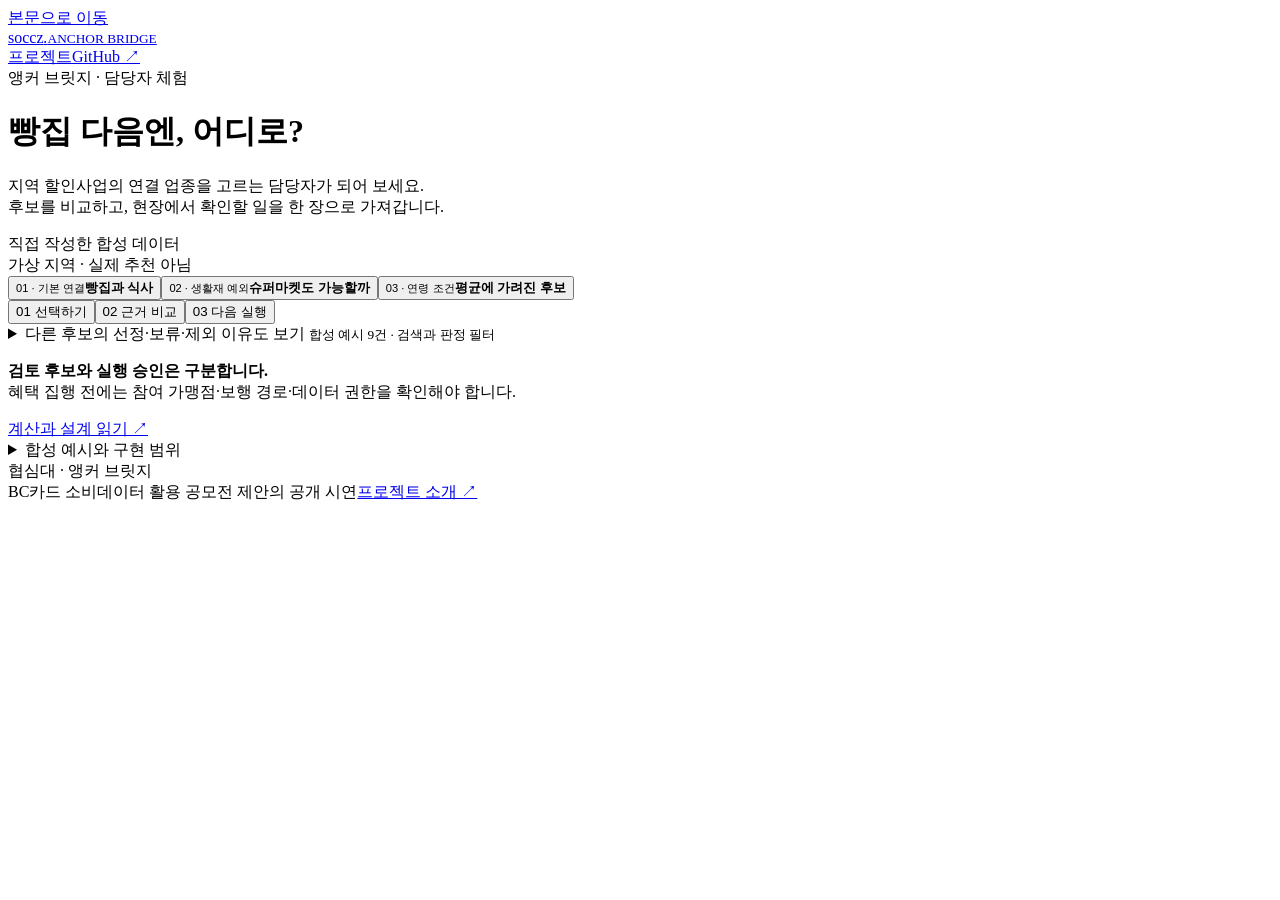
<file: web/demo.template.html>
<!doctype html>
<html lang="ko"><head><meta charset="utf-8"><meta name="viewport" content="width=device-width,initial-scale=1"><meta name="description" content="두 후보를 비교하고, 기준을 바꿔 판단의 차이를 확인하세요. 합성 데이터로 체험하는 앵커 브릿지의 후보 검토와 한 장 검토서."><title>후보를 고르는 3분 | 앵커 브릿지</title><style>__CSS__</style></head>
<body><a class="skip" href="#main">본문으로 이동</a><div class="wrap">
<header class="mast"><a class="brand" href="https://soccz.github.io/">soccz<i>.</i><small>ANCHOR BRIDGE</small></a><nav class="nav" aria-label="관련 자료"><a href="https://soccz.github.io/projects/anchor-bridge/">프로젝트</a><a href="https://github.com/soccz/anchor-bridge">GitHub ↗</a></nav></header>
<main id="main"><div class="demo-title"><div><span class="eyebrow">앵커 브릿지 · 담당자 체험</span><h1>빵집 다음엔, 어디로?</h1><p>지역 할인사업의 연결 업종을 고르는 담당자가 되어 보세요.<br>후보를 비교하고, 현장에서 확인할 일을 한 장으로 가져갑니다.</p></div><span class="demo-scope">직접 작성한 합성 데이터<br>가상 지역 · 실제 추천 아님</span></div>
<div class="case-tabs" aria-label="체험할 사례"><button class="case-tab" type="button" data-case="base" aria-pressed="true"><small>01 · 기본 연결</small><strong>빵집과 식사</strong></button><button class="case-tab" type="button" data-case="life" aria-pressed="false"><small>02 · 생활재 예외</small><strong>슈퍼마켓도 가능할까</strong></button><button class="case-tab" type="button" data-case="age" aria-pressed="false"><small>03 · 연령 조건</small><strong>평균에 가려진 후보</strong></button></div>
<section class="workspace" aria-label="후보 검토 체험"><nav class="progress" aria-label="검토 순서"><button type="button" data-step="0" aria-current="step">01 선택하기</button><button type="button" data-step="1">02 근거 비교</button><button type="button" data-step="2">03 다음 실행</button></nav><div class="story-panel" id="story" tabindex="-1"></div><div class="story-actions" id="story-actions"></div></section>
<details class="explorer" id="explorer"><summary>다른 후보의 선정·보류·제외 이유도 보기 <small>합성 예시 9건 · 검색과 판정 필터</small></summary><div class="explorer-toolbar"><div class="filters"><label>지역·업종 검색<input type="search" id="search" placeholder="예: 가온시, 제과점" autocomplete="off"></label><label>판정<select id="status"><option value="">전체 판정</option><option>검토 후보</option><option>추가 확인</option><option>제외</option></select></label></div><p id="count" class="result-count" aria-live="polite"></p></div><div class="explorer-body"><section aria-label="후보 목록" id="list"><div id="records"></div><button class="button light" type="button" id="reset">검색·필터 초기화</button></section><section class="detail" id="detail" tabindex="-1" aria-labelledby="detail-title"></section></div></details>
<div class="demo-bottom"><p><b>검토 후보와 실행 승인은 구분합니다.</b><br>혜택 집행 전에는 참여 가맹점·보행 경로·데이터 권한을 확인해야 합니다.</p><a class="button light" href="https://soccz.github.io/projects/anchor-bridge/documents/AnchorBridge_Public_Methods.pdf">계산과 설계 읽기 ↗</a></div>
<details><summary>합성 예시와 구현 범위</summary><p>모든 지명·수치·판정은 이 시연을 위해 새로 작성했습니다. 실제 공모전 자료를 복사하거나 변형하지 않았습니다. 월별 선은 합성 계열의 움직임이며, 역행 제외는 시연에 설정한 탐색 규칙입니다. 실제 고객 이동이나 할인 효과를 나타내지 않습니다.</p><p>고정 예시의 비교·검색·판정 근거와 검토서 출력을 제공합니다. 선택 기준을 바꾸면 해당 설명 예제가 달라집니다. 새 원자료 분석, 혜택 발행, 실제 효과측정 기능은 포함하지 않습니다. 메모와 체크 상태는 현재 열린 화면에만 보관되며 새로고침하면 사라집니다.</p><p>HTML 파일 하나로 설치·인터넷·별도 데이터 파일 없이 작동합니다. 관련 문서·GitHub 링크를 열 때만 인터넷을 사용합니다.</p></details>
</main><footer class="footer"><span>협심대 · 앵커 브릿지<br>BC카드 소비데이터 활용 공모전 제안의 공개 시연</span><a href="https://soccz.github.io/projects/anchor-bridge/">프로젝트 소개 ↗</a></footer></div>
<dialog class="review-dialog" id="review" aria-labelledby="review-title"><div class="dialog-actions"><button class="button light" type="button" id="close-review">닫기</button><button class="button" type="button" id="print-review">인쇄 / PDF 저장</button></div><div class="review-content" id="review-body"></div></dialog>
<script id="synthetic-data" type="application/json">__DATA__</script><script id="study-data" type="application/json">__STUDIES__</script><script>__APP__</script></body></html>
</file>
<file: site/styles.css>
/* Shared with soccz.github.io: warm paper, terracotta, quiet rounded surfaces. */
:root{--bg:#faf7f2;--warm:#f5f0e8;--surface:#fff;--border:#e5ddd3;--text:#1a1410;--muted:#5c4f42;--faint:#8a7969;--accent:#c4724e;--accent-hover:#b06240;--accent-light:#fdf0ea;--green:#426d52;--green-light:#edf5ef;--blue:#526e8b;--blue-light:#edf3f8;--radius:16px;--shadow:0 8px 28px rgba(86,55,35,.06)}
*{box-sizing:border-box}html{scroll-behavior:smooth;scroll-padding-top:88px}body{margin:0;background:var(--bg);color:var(--text);font-family:Inter,'Noto Sans KR','Noto Sans CJK KR',-apple-system,BlinkMacSystemFont,'Apple SD Gothic Neo','Malgun Gothic',sans-serif;line-height:1.75;word-break:keep-all;-webkit-font-smoothing:antialiased}body:before{content:'';position:fixed;inset:0;background-image:radial-gradient(rgba(196,114,78,.065) 1px,transparent 1px);background-size:24px 24px;pointer-events:none;z-index:-1}button,input,select,textarea{font:inherit}button,a,input,select,textarea{-webkit-tap-highlight-color:transparent}button{cursor:pointer}a{color:inherit;text-underline-offset:4px}button:disabled{cursor:default;opacity:.5}a,button,input,select,textarea,summary{outline-offset:5px}:focus-visible{outline:3px solid var(--accent)}button:focus:not(:focus-visible){outline:none}img,svg{max-width:100%}img{height:auto}h1,h2,h3,p{margin:0}h1,h2,h3{line-height:1.35;letter-spacing:-.045em}h1{font-size:clamp(38px,4.7vw,64px);font-weight:700}h2{font-size:clamp(26px,3vw,36px)}h3{font-size:20px}p+p{margin-top:12px}[hidden]{display:none!important}::selection{background:#f4d8c7}.wrap{width:min(1120px,calc(100% - 48px));margin:auto}.mast{height:72px;display:flex;align-items:center;justify-content:space-between;gap:18px;border-bottom:1px solid var(--border)}.brand{font-family:'Space Grotesk',Inter,sans-serif;font-size:25px;font-weight:700;letter-spacing:-1px;text-decoration:none;white-space:nowrap}.brand i{font-style:normal;color:var(--accent)}.brand small{display:inline-block;font-family:Inter,'Noto Sans CJK KR',sans-serif;font-size:11px;letter-spacing:.12em;color:var(--muted);margin-left:18px;border-left:1px solid var(--border);padding-left:18px}.nav{display:flex;gap:5px;align-items:center}.nav a{font-size:13px;font-weight:600;text-decoration:none;padding:8px 12px;border-radius:8px}.nav a:hover{background:var(--accent-light);color:var(--accent-hover)}.skip{position:fixed;left:12px;top:-100px;background:var(--text);color:#fff;padding:12px;z-index:10}.skip:focus{top:12px}.eyebrow{font-size:11px;font-weight:600;letter-spacing:.13em;color:var(--accent-hover);text-transform:uppercase;display:block;margin-bottom:14px}.muted,.small,.caption{color:var(--muted)}.small{font-size:13px;line-height:1.8}.caption{font-size:12px;line-height:1.75;margin-top:12px}.lead{font-size:18px;line-height:1.9;color:var(--muted);margin-top:24px}.buttons{display:flex;flex-wrap:wrap;gap:10px;align-items:center;margin-top:26px}.button{display:inline-flex;gap:18px;align-items:center;justify-content:center;min-height:46px;padding:11px 19px;border:1px solid var(--text);border-radius:9px;color:white;background:var(--text);font-size:14px;font-weight:600;line-height:1.5;text-decoration:none;transition:background .15s,transform .15s}.button:hover{background:#3b2d21;transform:translateY(-1px)}.button.accent{background:var(--accent-hover);border-color:var(--accent-hover)}.button.accent:hover{background:#984f32}.button.light{background:var(--surface);border-color:var(--border);color:var(--text)}.button.light:hover{background:var(--warm)}.text-link{font-size:14px;font-weight:600;color:var(--accent-hover)}.pill{display:inline-flex;font-size:11px;line-height:1.5;padding:5px 9px;background:var(--warm);color:var(--muted);border-radius:6px}.pill.good{background:var(--green-light);color:var(--green)}.pill.hold{background:var(--blue-light);color:var(--blue)}.pill.stop{background:var(--accent-light);color:#a24e34}.hero{padding:64px 0 46px;display:grid;grid-template-columns:1fr 1.08fr;gap:54px;align-items:center}.hero h1 span{color:var(--accent)}.hero .caption{margin-top:24px}.hero-demo{background:#fff;border:1px solid var(--border);border-radius:20px;padding:28px;box-shadow:var(--shadow)}.panel-label{display:flex;justify-content:space-between;gap:16px;font-size:12px;color:var(--muted);margin-bottom:22px}.anchor-line{display:flex;align-items:center;gap:14px;margin-bottom:22px}.anchor-line svg{width:48px;height:48px;color:var(--accent);background:var(--accent-light);padding:10px;border-radius:12px}.anchor-line strong{font-size:22px}.anchor-line small{font-size:12px;color:var(--muted);display:block}.hero-choices{display:grid;grid-template-columns:1fr 1fr;gap:10px}.hero-choice,.choice{border:1px solid var(--border);border-radius:12px;background:var(--bg);text-align:left;padding:18px;color:var(--text);min-width:0}.hero-choice strong{font-size:17px;display:block}.hero-choice span{font-size:12px;color:var(--muted)}.hero-choice[aria-pressed=true],.choice[aria-pressed=true]{border:2px solid var(--accent);padding:17px;background:var(--accent-light)}.mini-proof{border-top:1px solid var(--border);margin-top:22px;padding-top:18px;min-height:141px}.mini-proof strong{font-size:16px}.mini-proof p{font-size:13px;margin:7px 0 10px;color:var(--muted)}.meta-strip{display:flex;flex-wrap:wrap;gap:12px 26px;padding:20px 0;border-top:1px solid var(--border);border-bottom:1px solid var(--border);font-size:12px;color:var(--muted)}.meta-strip b{color:var(--text);font-weight:500;margin-left:9px}.section{padding:66px 0;border-bottom:1px solid var(--border)}.section-head{display:flex;justify-content:space-between;align-items:end;gap:50px;margin-bottom:30px}.section-head>p{max-width:470px;font-size:15px;color:var(--muted)}.section-head .eyebrow{margin-bottom:9px}.case-grid{display:grid;grid-template-columns:repeat(3,1fr);gap:18px}.case-card{background:white;border:1px solid var(--border);border-radius:var(--radius);padding:25px;display:flex;flex-direction:column}.case-card .index{font-family:'Space Grotesk',sans-serif;color:var(--accent);font-size:13px;margin-bottom:16px}.case-card h3{font-size:22px}.case-card p{font-size:14px;color:var(--muted);margin:15px 0}.case-card a{margin-top:auto;padding-top:16px}.case-change{display:flex;align-items:center;gap:12px;padding:18px 0;border-top:1px solid var(--border);border-bottom:1px solid var(--border);margin-top:auto;line-height:1.6}.case-change span{flex:1;font-size:12px;color:var(--muted)}.case-change strong{display:block;font-size:22px;color:var(--text)}.case-change span:last-child strong{color:var(--accent-hover)}.case-change.text strong{font-size:17px}.deliver-layout{display:grid;grid-template-columns:.95fr 1.05fr;gap:48px;align-items:center}.review-paper{background:white;border:1px solid var(--border);border-radius:4px;padding:30px;box-shadow:var(--shadow)}.review-paper .paper-head{display:flex;justify-content:space-between;font-size:10px;letter-spacing:.08em;color:var(--accent-hover);border-bottom:1px solid var(--border);padding-bottom:14px}.review-paper h3{font-size:24px;margin:22px 0 8px}.review-paper .pair{font-size:16px;font-weight:600}.review-paper table{font-size:13px}.review-paper ul{font-size:13px;padding-left:20px}.review-paper h4{font-size:14px;margin:20px 0 6px}.review-paper p{font-size:13px}.steps{padding:0;list-style:none;counter-reset:step}.steps li{position:relative;padding:0 0 24px 45px}.steps li:before{counter-increment:step;content:'0' counter(step);position:absolute;left:0;top:1px;color:var(--accent);font-size:12px}.steps strong{font-size:18px;display:block}.steps span{display:block;color:var(--muted);font-size:14px;margin-top:7px}.decision-notes{display:grid;grid-template-columns:repeat(3,1fr);gap:22px}.decision-note{border-top:2px solid var(--accent);padding-top:20px}.decision-note h3{font-size:18px}.decision-note p{font-size:14px;color:var(--muted);margin-top:12px}.decision-note .path{font-size:12px;background:var(--warm);padding:12px;border-radius:8px;margin:18px 0;line-height:1.8}.decision-note a{font-size:12px}.documents{display:grid;grid-template-columns:1fr 1fr;gap:22px}.document{display:grid;grid-template-columns:130px 1fr;gap:25px;align-items:center;background:white;border:1px solid var(--border);border-radius:var(--radius);padding:24px}.document img{width:130px;border:1px solid var(--border);box-shadow:0 3px 10px #1a141010}.document h3{font-size:21px}.document p{font-size:13px;color:var(--muted);margin-top:10px}.document .eyebrow{font-size:10px;margin:0 0 8px}.document .button{margin-top:18px;font-size:12px;min-height:40px;padding:8px 12px}.trial-arms{display:grid;grid-template-columns:repeat(4,1fr);border:1px solid var(--border);border-radius:12px;overflow:hidden;background:white;margin:24px 0}.trial-arms>div{padding:20px;border-right:1px solid var(--border);font-size:13px;color:var(--muted)}.trial-arms>div:last-child{border:0}.trial-arms b{display:block;font-size:15px;color:var(--text);margin-bottom:6px}.trial-arms .focus{background:var(--accent-light)}.experiment-bottom{display:grid;grid-template-columns:200px 1fr;gap:28px}.experiment-bottom strong{font:600 38px 'Space Grotesk',sans-serif;color:var(--accent-hover)}.experiment-bottom p{font-size:14px;color:var(--muted)}.closing{padding:54px 0;display:grid;grid-template-columns:1fr 1fr;gap:55px}.closing h2{font-size:27px}.closing p{font-size:14px;color:var(--muted);margin-top:15px}details{border-top:1px solid var(--border);padding:18px 0}summary{cursor:pointer;font-size:14px;font-weight:600}details p{font-size:13px;color:var(--muted);margin-top:12px}.footer{border-top:1px solid var(--border);padding:26px 0 36px;display:flex;justify-content:space-between;gap:20px;color:var(--muted);font-size:11px}.footer a{align-self:start}
/* Guided single-file demo. */
.demo-title{padding:32px 0 24px;display:flex;align-items:end;justify-content:space-between;gap:28px}.demo-title h1{font-size:36px}.demo-title p{font-size:14px;color:var(--muted);margin-top:12px}.demo-title .eyebrow{margin:0 0 9px}.demo-scope{font-size:11px;color:var(--muted);white-space:nowrap}.case-tabs{display:grid;grid-template-columns:repeat(3,1fr);gap:10px;margin-bottom:24px}.case-tab{border:1px solid var(--border);background:var(--warm);border-radius:10px;padding:15px 20px;text-align:left;color:var(--muted);display:flex;gap:12px;align-items:center}.case-tab small{font-size:11px;color:var(--accent-hover)}.case-tab strong{font-size:15px;font-weight:500}.case-tab[aria-pressed=true]{background:#fff;border-color:var(--accent);box-shadow:var(--shadow);color:var(--text)}.workspace{border:1px solid var(--border);background:white;border-radius:18px;overflow:hidden;margin-bottom:28px;box-shadow:var(--shadow)}.progress{display:flex;gap:4px;padding:16px 26px;background:var(--warm);border-bottom:1px solid var(--border)}.progress button{border:0;background:transparent;padding:7px 14px;border-radius:6px;color:var(--muted);font-size:12px}.progress button[aria-current=step]{background:white;color:var(--accent-hover);box-shadow:0 1px 4px #1a14100a;font-weight:600}.story-panel{padding:30px}.story-header{display:flex;justify-content:space-between;gap:20px;align-items:start;margin-bottom:24px}.story-header h2{font-size:25px}.story-header p{font-size:14px;color:var(--muted);margin-top:8px}.story-context{font-size:11px;color:var(--accent-hover);margin-bottom:8px}.choice-grid{display:grid;grid-template-columns:1fr 1fr;gap:16px}.choice{padding:22px;background:var(--bg);position:relative;min-height:140px}.choice[aria-pressed=true]{padding:21px}.choice .choice-number{font-size:11px;color:var(--accent-hover);margin-bottom:8px;display:block}.choice strong{font-size:23px;display:block}.choice p{font-size:13px;margin-top:8px;color:var(--muted)}.choice .choice-action{font-size:12px;margin-top:14px;display:block;color:var(--accent-hover)}.selection-result{margin-top:20px;padding:20px 22px;background:var(--warm);border-radius:12px;display:flex;gap:24px;align-items:center;justify-content:space-between}.selection-result h3{font-size:18px;margin:8px 0}.selection-result p{font-size:14px;color:var(--muted)}.selection-result .button{flex-shrink:0}.story-empty{color:var(--muted);font-size:13px;padding:18px 0 0}.story-actions{display:flex;justify-content:space-between;gap:12px;border-top:1px solid var(--border);padding:20px 30px;align-items:center}.story-actions p{font-size:12px;color:var(--muted)}.story-actions .button{margin-left:auto}.toggle{display:inline-flex;padding:4px;background:var(--warm);border-radius:8px;gap:4px;margin:12px 0 20px}.toggle button{border:0;padding:8px 14px;background:transparent;border-radius:5px;font-size:12px;color:var(--muted)}.toggle button[aria-pressed=true]{background:#fff;color:var(--text);box-shadow:0 1px 4px #1a14100b;font-weight:600}.evidence-grid{display:grid;grid-template-columns:1fr 1fr;gap:24px}.evidence{background:var(--bg);border:1px solid var(--border);padding:23px;border-radius:12px}.evidence h3{font-size:18px;margin-bottom:10px}.evidence p{font-size:13px;color:var(--muted)}.evidence .caption{font-size:11px}.ratio{display:flex;gap:20px;align-items:center;margin:18px 0 12px}.ratio strong{font:500 42px 'Space Grotesk',sans-serif;color:var(--accent-hover)}.ratio span{font-size:12px;color:var(--muted)}.bar-row{margin:13px 0}.bar-label{display:flex;justify-content:space-between;font-size:12px;margin-bottom:5px}.bar-track{height:12px;background:#e8e1d7;border-radius:4px;overflow:hidden}.bar-fill{height:100%;background:var(--accent);border-radius:4px;transition:width .2s}.bar-fill.ref{background:#a59a89}.compare-table,table{border-collapse:collapse;width:100%;font-size:13px;margin-top:16px}.compare-table th,td,table th{padding:11px 10px;text-align:left;border-bottom:1px solid var(--border);vertical-align:top}.compare-table th,table th{font-weight:500;color:var(--muted);font-size:12px}.compare-table td:first-child{color:var(--muted)}.compare-table th:first-child,.compare-table td:first-child{padding-left:0}.compare-table .selected-col{background:var(--accent-light)}.mini-chart{width:100%;height:136px;display:block;margin-top:12px}.legend{display:flex;flex-wrap:wrap;gap:6px 14px;font-size:11px;color:var(--muted);margin-top:8px}.legend span:before{content:'';display:inline-block;width:12px;height:3px;background:var(--legend);vertical-align:middle;margin-right:5px}.callout{padding:16px 20px;background:var(--blue-light);border-left:3px solid var(--blue);border-radius:0 8px 8px 0;font-size:13px;margin-top:20px;color:#354e65}.rule-strip{display:grid;grid-template-columns:repeat(4,1fr);gap:8px;margin-top:20px}.rule-strip>div{background:var(--warm);padding:14px;border-radius:8px;font-size:12px}.rule-strip b{display:block;font-size:13px;margin-bottom:4px}.next-layout{display:grid;grid-template-columns:1fr 1fr;gap:30px}.gate-list{list-style:none;padding:0;margin:20px 0}.gate-list li{padding:11px 0;border-bottom:1px solid var(--border);font-size:13px;display:flex;justify-content:space-between;gap:14px}.gate-list strong{font-weight:500}.gate-list span{color:var(--muted)}.checklist{display:grid;gap:10px;margin:18px 0}.checklist label{display:flex;align-items:start;gap:9px;font-size:13px;cursor:pointer}.checklist input{accent-color:var(--accent);margin:6px 0 0;width:16px;height:16px;flex-shrink:0}.note-label{font-size:12px;display:block;color:var(--muted);margin-top:18px}textarea{display:block;resize:vertical;width:100%;min-height:80px;border:1px solid var(--border);padding:11px;border-radius:8px;font-size:13px;background:#fff;margin-top:8px}.next-layout h3{font-size:18px}.next-layout p{font-size:13px;color:var(--muted);margin-top:10px}.explorer{padding:23px;background:var(--warm);border:1px solid var(--border);border-radius:12px;margin:28px 0}.explorer>summary{font-size:14px}.explorer>summary small{font-size:12px;font-weight:400;color:var(--muted);margin-left:12px}.explorer-body{display:grid;grid-template-columns:1fr 1fr;gap:24px;margin-top:24px}.filters{display:flex;gap:10px}.filters label:first-child{flex:1}.filters label{min-width:0;font-size:11px;color:var(--muted)}input[type=search],select{width:100%;min-height:42px;padding:8px 10px;border:1px solid var(--border);border-radius:7px;background:#fff;font-size:13px;color:var(--text);margin-top:5px}.result-count{font-size:11px;color:var(--muted);margin:12px 0}.record{display:block;width:100%;background:white;border:1px solid var(--border);padding:12px 14px;border-radius:8px;text-align:left;margin:8px 0}.record[aria-pressed=true]{border-color:var(--accent);box-shadow:inset 3px 0 var(--accent)}.record strong{font-size:14px;display:block}.record-head{display:flex;justify-content:space-between;gap:10px;align-items:center;font-size:11px;color:var(--muted)}.record small{font-size:11px;color:var(--muted)}.detail{background:white;border:1px solid var(--border);border-radius:10px;padding:24px;align-self:start;position:sticky;top:20px}.detail h3{font-size:22px;margin:12px 0}.detail p{font-size:13px;color:var(--muted)}.detail dl{display:grid;grid-template-columns:1fr 1fr;gap:16px;border-top:1px solid var(--border);border-bottom:1px solid var(--border);padding:18px 0;margin:20px 0}.detail dt{font-size:11px;color:var(--muted)}.detail dd{font-size:21px;margin:4px 0 0}.detail ul{padding-left:18px;font-size:12px}.empty{padding:20px;font-size:13px}.review-dialog{border:1px solid var(--border);border-radius:12px;max-width:760px;width:calc(100% - 24px);max-height:90vh;padding:0;background:#fff;color:var(--text)}.review-dialog::backdrop{background:#1a141088}.dialog-actions{display:flex;justify-content:space-between;gap:12px;padding:14px 22px;position:sticky;top:0;background:var(--bg);border-bottom:1px solid var(--border);z-index:1}.review-content{padding:30px}.review-content h2{font-size:28px}.review-content h3{font-size:18px;margin:20px 0 10px}.review-content p,.review-content li{font-size:13px}.review-content ul{list-style:none;padding-left:0}.review-content li{margin:7px 0}.review-memo{white-space:pre-wrap;overflow-wrap:anywhere;background:var(--warm);padding:12px;border-radius:6px}.review-status{padding:12px;background:var(--accent-light);border-radius:6px;margin:18px 0}.demo-bottom{display:flex;gap:20px;align-items:center;justify-content:space-between;margin:30px 0}.demo-bottom p{font-size:13px;color:var(--muted)}
@media(min-width:1250px){.hero{padding-top:76px}.hero-demo{padding:32px}}
@media(max-width:900px){.hero{gap:28px}.hero h1{font-size:46px}.hero-demo{padding:22px}.case-grid{gap:12px}.case-card{padding:20px}.case-card h3{font-size:19px}.deliver-layout{gap:28px}.document{grid-template-columns:90px 1fr;gap:18px;padding:20px}.section-head{gap:26px}.document img{width:90px}.section-head>p{max-width:390px}.evidence-grid{gap:16px}.evidence{padding:18px}.demo-scope{white-space:normal;max-width:150px}}
@media(max-width:680px){html{scroll-padding-top:16px}.wrap{width:calc(100% - 32px)}.mast{height:64px}.brand{font-size:23px}.brand small{font-size:9px;margin-left:10px;padding-left:10px;letter-spacing:.06em}.nav{gap:0}.nav a{padding:8px;font-size:12px}.nav .wide{display:none}.hero{grid-template-columns:1fr;padding:32px 0;gap:28px}.hero h1{font-size:44px}.hero .lead{font-size:16px;margin-top:18px}.hero .caption{margin-top:16px}.hero-demo{padding:21px}.mini-proof{min-height:0}.meta-strip{gap:8px 20px;font-size:11px}.section{padding:38px 0}.section-head{display:block;margin-bottom:24px}.section-head>p{font-size:14px;margin-top:16px;max-width:none}.case-grid{grid-template-columns:1fr;gap:14px}.case-card{padding:22px}.case-card .index{margin-bottom:10px}.case-card h3{font-size:22px}.case-card p{margin:12px 0}.case-change{padding:14px 0;margin-top:0}.deliver-layout,.decision-notes,.documents,.closing{grid-template-columns:1fr}.review-paper{padding:22px}.deliver-layout{gap:28px}.decision-notes{gap:26px}.decision-note{padding-top:16px}.documents{gap:14px}.document{grid-template-columns:90px 1fr}.document h3{font-size:19px}.experiment-bottom{grid-template-columns:85px 1fr;gap:20px}.experiment-bottom strong{font-size:29px}.trial-arms{grid-template-columns:1fr 1fr}.trial-arms>div{padding:15px;border-bottom:1px solid var(--border)}.trial-arms>div:nth-child(even){border-right:0}.trial-arms>div:nth-child(n+3){border-bottom:0}.closing{padding:36px 0;gap:28px}.footer{font-size:10px;flex-wrap:wrap}.demo-title{padding:26px 0 18px;display:block}.demo-title h1{font-size:31px}.demo-title p{font-size:13px;margin-top:10px}.demo-scope{max-width:none;display:block;margin-top:12px}.case-tabs{gap:7px;margin-bottom:16px}.case-tab{display:block;padding:12px 9px}.case-tab small{font-size:10px;display:block}.case-tab strong{font-size:12px;display:block;margin-top:4px}.workspace{border-radius:12px}.progress{padding:10px 8px;justify-content:space-between}.progress button{font-size:11px;padding:7px 8px}.story-panel{padding:20px 16px}.story-header{gap:10px;display:block;margin-bottom:18px}.story-header h2{font-size:22px}.story-header p{font-size:13px}.story-header>.pill{margin-top:10px}.choice-grid{gap:9px}.choice{min-height:150px;padding:15px}.choice[aria-pressed=true]{padding:14px}.choice strong{font-size:20px}.choice p{font-size:12px}.choice .choice-action{font-size:11px}.selection-result{padding:17px;display:block;margin-top:16px}.selection-result h3{font-size:17px}.selection-result p{font-size:13px}.selection-result .button{margin-top:16px;width:100%}.story-actions{padding:16px;flex-wrap:wrap}.story-actions p{font-size:11px}.story-actions .button{font-size:12px;min-height:42px}.evidence-grid,.next-layout{grid-template-columns:1fr;gap:16px}.evidence{padding:18px 16px}.evidence h3{font-size:17px}.toggle{display:flex}.toggle button{flex:1;padding:8px;font-size:11px}.ratio strong{font-size:37px}.rule-strip{grid-template-columns:1fr 1fr}.callout{padding:13px 15px;font-size:12px}.compare-table{font-size:12px}.compare-table th,.compare-table td{padding:10px 7px}.explorer{padding:17px}.explorer>summary small{display:block;margin:5px 0 0 14px}.explorer-body{display:flex;flex-direction:column;gap:18px}.detail{position:static;order:-1;padding:18px}.detail dl{margin:14px 0;padding:14px 0}.detail h3{font-size:20px}.detail .buttons{margin-top:16px}.demo-bottom{display:block}.demo-bottom .button{margin-top:16px}.review-content{padding:20px}.review-content h2{font-size:24px}.dialog-actions{padding:12px}.dialog-actions .button{font-size:12px}.review-dialog table{font-size:11px}.review-dialog td{padding:8px 5px}.mini-chart{height:125px}}
@media(prefers-reduced-motion:reduce){html{scroll-behavior:auto}*,*:before,*:after{transition:none!important}}
@media print{@page{size:A4;margin:16mm}body{background:white!important;color:#1a1410}body:before{display:none}body.print-review>.wrap,body.print-review>.skip{display:none!important}.review-dialog{position:static;display:block!important;border:0;padding:0;margin:0;max-height:none;max-width:none;width:auto;overflow:visible}.review-dialog::backdrop,.dialog-actions{display:none!important}.review-content{padding:0;font-size:10pt}.review-content h2{font-size:21pt}.review-content h3{font-size:12pt;margin:4mm 0 2mm}.review-content p,.review-content li{font-size:9pt;line-height:1.7}.review-content table{font-size:9pt;margin:3mm 0}.review-content td{padding:2mm}.review-content .eyebrow{font-size:8pt}.review-content .caption{font-size:8pt}.review-status{padding:3mm;margin:4mm 0}.review-content li{margin:1mm 0}.review-memo{font-size:9pt;break-inside:avoid}.review-content h3{break-after:avoid}body.print-review .review-content{break-inside:avoid}a{color:inherit;text-decoration:none}*{-webkit-print-color-adjust:exact;print-color-adjust:exact}}

.explorer-toolbar{margin-top:20px;max-width:540px}.explorer-body{margin-top:16px}
@media(max-width:680px){.start-example [role=status]{order:-1}.explorer-toolbar{max-width:none}}

.chosen-summary{display:flex;align-items:center;justify-content:space-between;gap:22px;padding:18px 20px;margin-bottom:24px;background:var(--warm);border:1px solid var(--border);border-radius:12px}
.chosen-summary p{font-size:13px;color:var(--muted);margin-top:8px}.chosen-summary .chosen-label{color:var(--text);margin:0 0 9px;font-size:14px}.chosen-summary .button{flex-shrink:0}
@media(max-width:680px){.chosen-summary{align-items:start;flex-direction:column;gap:14px;padding:16px}.chosen-summary .button{min-height:42px;font-size:12px}}
</file>
<file: documents/print.css>
@page{size:A4;margin:18mm 18mm 17mm;@bottom-left{content:"soccz.  /  ANCHOR BRIDGE · PUBLIC EDITION";font:8pt "Noto Sans CJK KR";color:#7d6b5b}@bottom-right{content:counter(page) " / " counter(pages);font:8pt "Noto Sans CJK KR";color:#7d6b5b}}
*{box-sizing:border-box}body{margin:0;color:#1a1410;font-family:"Noto Sans CJK KR",sans-serif;font-size:10pt;line-height:1.6}h1,h2,h3,p{margin:0}h1,h2,h3{line-height:1.38;letter-spacing:-.5pt}h1{font-size:29pt;margin:7mm 0 5mm}h2{font-size:22pt;margin:4mm 0 3mm}h3{font-size:12.5pt;margin:4mm 0 2mm}p+p{margin-top:2.5mm}a{color:#a75736;text-decoration:none}section.page{break-after:page;min-height:240mm}section.page:last-child{break-after:auto}.mast{font-size:8pt;color:#7d6b5b;border-bottom:.7pt solid #e5ddd3;padding-bottom:3mm}.mast b{font-size:11pt;color:#1a1410}.mast b span{color:#c4724e}.kicker{color:#a75736;font-size:8.5pt;letter-spacing:1pt;margin-top:5mm}.lead{font-size:11.5pt;line-height:1.7}.note{font-size:8.2pt;color:#6d5e4e;line-height:1.65;margin-top:3mm}.band{padding:3mm 4mm;background:#faf3ed;border-left:2pt solid #c4724e;margin:4mm 0;border-radius:0 3mm 3mm 0}.band.blue{background:#edf3f8;border-color:#5a7a96}.route{display:flex;justify-content:space-between;align-items:center;gap:3mm;background:#faf7f2;border:1pt solid #e5ddd3;border-radius:3mm;padding:4mm 3mm;margin:4mm 0}.route>div{flex:1;text-align:center}.route b{font-size:11.5pt;display:block}.route span{font-size:8.2pt;color:#6d5e4e}.route .arrow{color:#a75736;font-size:15pt}.two{display:flex;gap:6mm}.two>div{flex:1;min-width:0}.panel{background:#faf7f2;border:.7pt solid #e5ddd3;border-radius:3mm;padding:4mm 5mm}.panel h3{margin-top:0}.metric{font-size:28pt;line-height:1.3;color:#a75736;letter-spacing:-1pt;margin:2mm 0}.rule{border-top:.7pt solid #e5ddd3;padding-top:2mm;margin-top:4mm}.table{width:100%;border-collapse:collapse;font-size:9.2pt;margin:3mm 0}.table th{font-weight:500;color:#6d5e4e;text-align:left;border-bottom:.8pt solid #c3ad99;padding:2mm}.table td{border-bottom:.5pt solid #e5ddd3;vertical-align:top;padding:1.8mm}.table td:first-child,.table th:first-child{padding-left:0}.formula{background:#f5f0e8;border-radius:2mm;padding:4mm;font-size:9.6pt;line-height:1.9;margin:3mm 0;font-family:"DejaVu Sans Mono","Noto Sans CJK KR",monospace}.label{font-size:8.5pt;color:#a75736}.arms{display:flex;margin:5mm 0;border:.7pt solid #e5ddd3;border-radius:3mm;overflow:hidden}.arms>div{flex:1;padding:4mm 2.5mm;border-right:.5pt solid #e5ddd3;font-size:8.5pt}.arms>div:last-child{border:0}.arms b{font-size:10pt;display:block}.arms .focus{background:#fdf0ea}ul,ol{padding-left:6mm;margin:3mm 0}li{padding:.8mm 0}blockquote{font-size:17pt;border-left:2pt solid #c4724e;margin:5mm 0;padding-left:5mm;line-height:1.6}.status{display:inline-block;border-radius:1.5mm;font-size:8pt;padding:1mm 2mm;background:#fdf0ea;color:#a75736}.status.good{background:#edf5ef;color:#426d52}.status.hold{background:#edf3f8;color:#526e8b}tr,.band,.route,.two,.arms,.panel{break-inside:avoid}.toc a{display:block;border-bottom:.5pt solid #e5ddd3;padding:2.3mm 0;color:#1a1410}.toc a::after{content:target-counter(attr(href),page);float:right;color:#a75736}.cover-end{margin-top:5mm;padding-top:3mm;border-top:1pt solid #c3ad99;font-size:8.5pt;color:#6d5e4e}.paper{border:.8pt solid #d6c6b5;border-radius:2mm;padding:4mm 5mm;margin:3mm 0;background:#fff}.paper .paper-mast{font-size:8pt;color:#a75736;border-bottom:.5pt solid #e5ddd3;padding-bottom:2mm}.paper h3{font-size:15pt;margin-top:3mm}.paper .table{font-size:9pt}.paper p{font-size:9pt}.paper ul{list-style:none;padding:0;font-size:9pt}.paper li{padding:.5mm 0}.bar{height:4mm;background:#e9e1d8;border-radius:1mm;margin:2mm 0 3mm}.bar div{height:4mm;background:#c4724e;border-radius:1mm}.bar.gray div{background:#a5998b}.bar-label{font-size:8.5pt;display:flex;justify-content:space-between}.comparison{margin:4mm 0}.comparison .two{gap:5mm}.small-title{font-size:10pt;font-weight:bold;margin:2mm 0}.code{font:8.5pt "DejaVu Sans Mono";background:#f5f0e8;padding:3mm;line-height:1.8;border-radius:2mm;white-space:pre-wrap;overflow-wrap:anywhere}.compact h3{margin-top:4mm}.compact .table td{padding:1.8mm}.compact .note{font-size:8pt}.compact p{line-height:1.65}h3{break-after:avoid}
</file>
